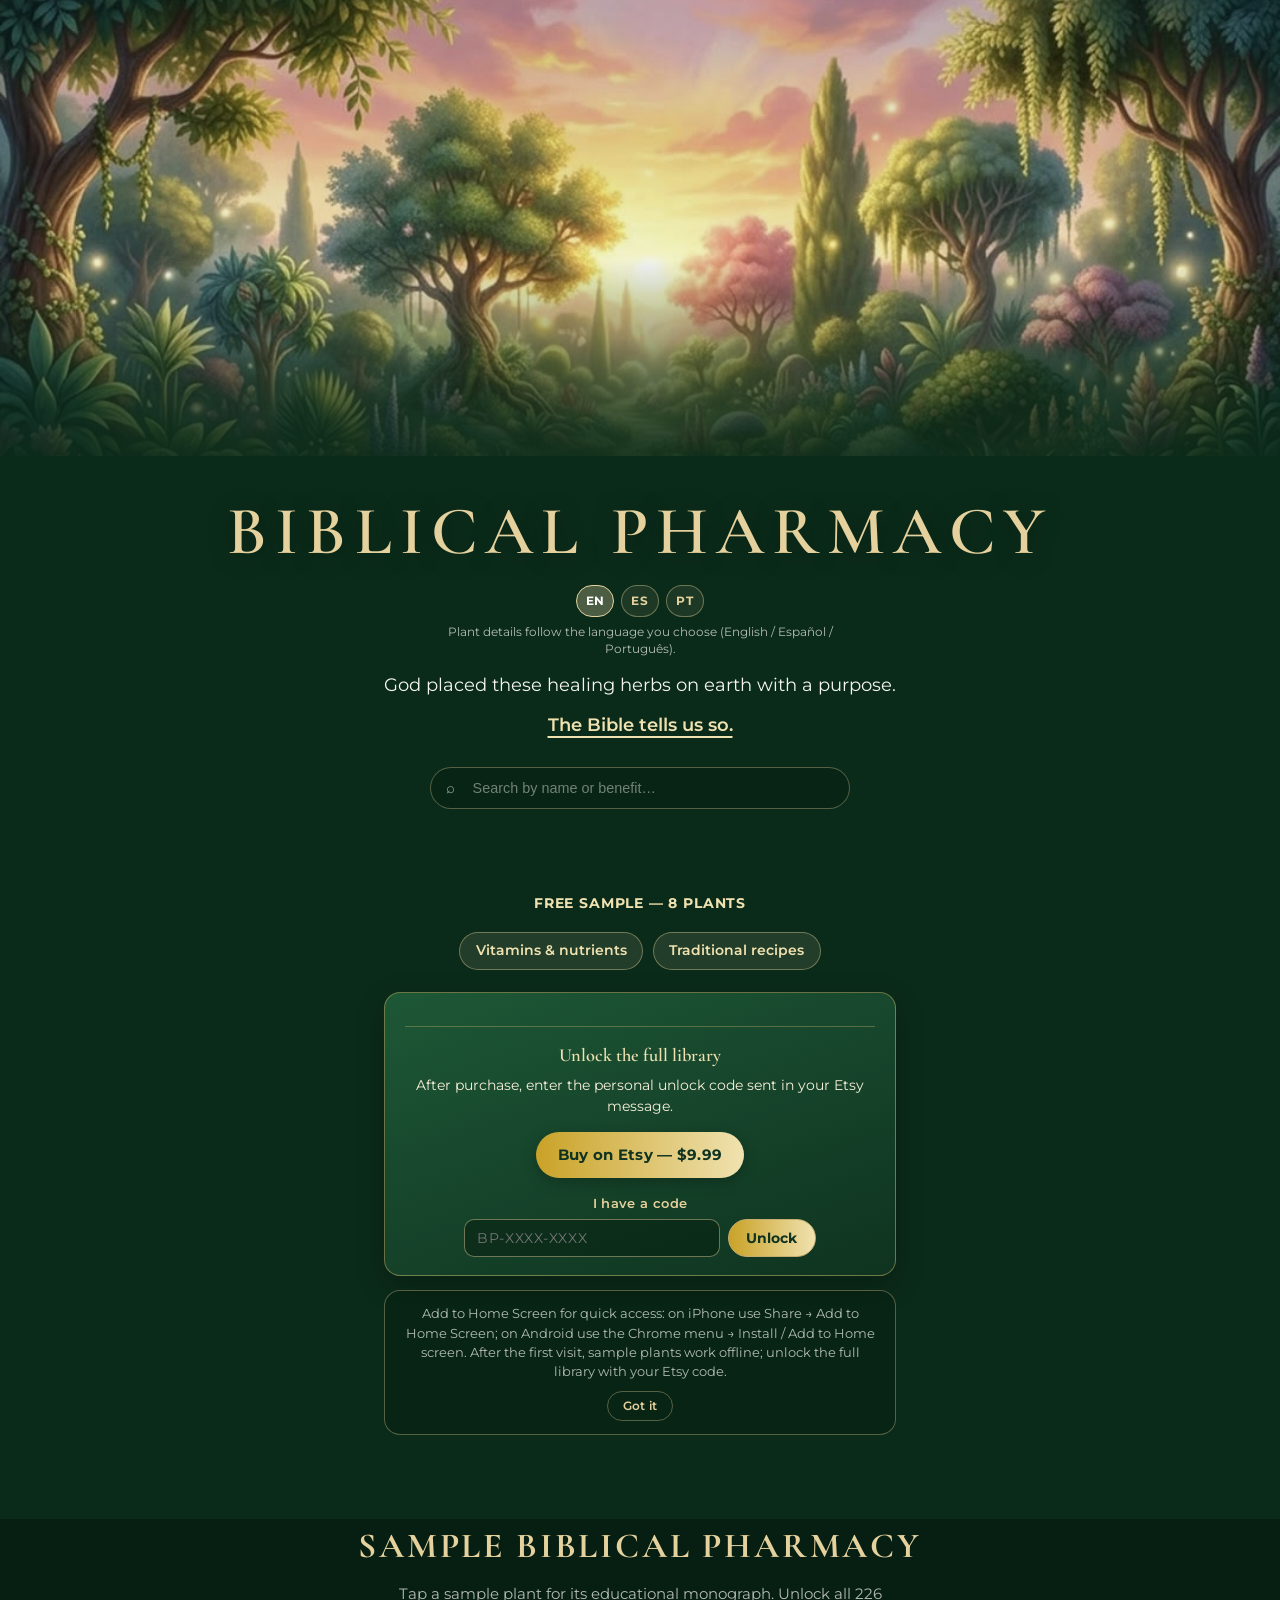
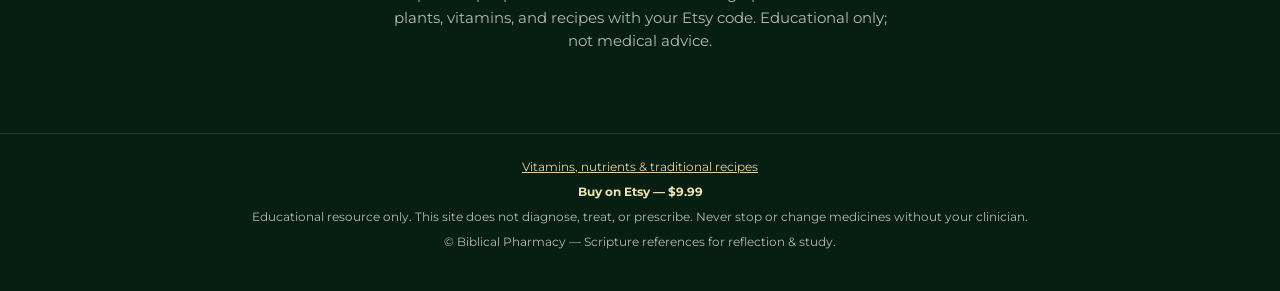
<file: index.html>
<!DOCTYPE html>
<html lang="en">
  <head>
    <meta charset="UTF-8" />
    <meta name="viewport" content="width=device-width, initial-scale=1" />
    <meta name="theme-color" content="#1a3d2e" />
    <link rel="manifest" href="manifest.webmanifest" />
    <link rel="apple-touch-icon" href="icons/apple-touch-icon.png" />
    <meta
      name="description"
      content="Biblical Pharmacy — an educational look at healing herbs and plants mentioned in Scripture. Not medical advice."
    />
    <title>Biblical Pharmacy</title>
    <link rel="preconnect" href="https://fonts.googleapis.com" />
    <link rel="preconnect" href="https://fonts.gstatic.com" crossorigin />
    <link
      href="https://fonts.googleapis.com/css2?family=Cormorant+Garamond:ital,wght@0,500;0,600;0,700;1,500&family=Montserrat:ital,wght@0,300;0,400;0,600;0,700;1,300&display=swap"
      rel="stylesheet"
    />
    <link rel="stylesheet" href="styles.css?v=20260927codes" />
  </head>
  <body>
    <header class="hero" role="banner" aria-label="Garden of healing herbs">
      <span class="visually-hidden">Biblical Pharmacy</span>
    </header>

    <main>

<section class="panel" aria-labelledby="brand-title">
        <div class="panel-inner">
          <h1 id="brand-title" class="brand">Biblical Pharmacy</h1>

          <div class="lang-switch" id="lang-switch" role="group" aria-label="Choose language">
            <button type="button" class="lang-btn is-active" data-lang="en" aria-pressed="true">EN</button>
            <button type="button" class="lang-btn" data-lang="es" aria-pressed="false">ES</button>
            <button type="button" class="lang-btn" data-lang="pt" aria-pressed="false">PT</button>
          </div>
          <p class="content-lang-note" data-i18n="contentNote"></p>
          <p class="tagline" data-i18n="tagline">God placed these healing herbs on earth with a purpose.</p>
          <p class="tagline-accent" data-i18n="taglineAccent">The Bible tells us so.</p>

          <div class="search-wrap">
            <span class="search-icon" aria-hidden="true">⌕</span>
            <label class="visually-hidden" for="search" data-i18n="searchLabel">Search herbs</label>
            <input
              id="search"
              type="search"
              placeholder="Search by name or benefit…" data-i18n-placeholder="searchPlaceholder"
              autocomplete="off"
            />
          </div>

          <ul class="herb-grid" id="featured-grid" aria-label="Featured herbs" data-i18n-aria="featuredAria"></ul>
          <p class="no-results" id="featured-empty" data-i18n="featuredEmpty">No featured herbs match your search.</p>

          <button
            type="button"
            class="cta-leaf"
            id="reveal-cta"
            hidden
            aria-hidden="true"
            aria-expanded="false"
            aria-controls="full-catalog"
          >
            <span data-i18n="revealOpen">Show full A–Z catalog</span>
          </button>
          <p class="sample-badge" data-i18n="sampleOnlyBadge">Free sample — 8 plants</p>

          <nav class="ref-links" aria-label="More references" data-i18n-aria="moreRefs">
            <a class="ref-link" href="vitamins.html" data-i18n="vitamins">Vitamins &amp; nutrients</a>
            <a class="ref-link" href="recipes.html" data-i18n="recipes">Traditional recipes</a>
          </nav>

          <aside class="buy-cta" id="buy-cta" aria-label="Unlock the full library">
</aside>

          <p class="az-hint" data-i18n="azHint" hidden>Browse by letter</p>
          <div class="az-index" id="az-index" role="group" aria-label="Filter plants by letter" data-i18n-aria="azAria" hidden>
            <button type="button" class="az-btn is-active" data-letter="all" aria-pressed="true" data-i18n="azAll">All</button>
            <button type="button" class="az-btn" data-letter="A" aria-pressed="false">A</button>
            <button type="button" class="az-btn" data-letter="B" aria-pressed="false">B</button>
            <button type="button" class="az-btn" data-letter="C" aria-pressed="false">C</button>
            <button type="button" class="az-btn" data-letter="D" aria-pressed="false">D</button>
            <button type="button" class="az-btn" data-letter="E" aria-pressed="false">E</button>
            <button type="button" class="az-btn" data-letter="F" aria-pressed="false">F</button>
            <button type="button" class="az-btn" data-letter="G" aria-pressed="false">G</button>
            <button type="button" class="az-btn" data-letter="H" aria-pressed="false">H</button>
            <button type="button" class="az-btn" data-letter="I" aria-pressed="false">I</button>
            <button type="button" class="az-btn" data-letter="J" aria-pressed="false">J</button>
            <button type="button" class="az-btn" data-letter="K" aria-pressed="false">K</button>
            <button type="button" class="az-btn" data-letter="L" aria-pressed="false">L</button>
            <button type="button" class="az-btn" data-letter="M" aria-pressed="false">M</button>
            <button type="button" class="az-btn" data-letter="N" aria-pressed="false">N</button>
            <button type="button" class="az-btn" data-letter="O" aria-pressed="false">O</button>
            <button type="button" class="az-btn" data-letter="P" aria-pressed="false">P</button>
            <button type="button" class="az-btn" data-letter="Q" aria-pressed="false">Q</button>
            <button type="button" class="az-btn" data-letter="R" aria-pressed="false">R</button>
            <button type="button" class="az-btn" data-letter="S" aria-pressed="false">S</button>
            <button type="button" class="az-btn" data-letter="T" aria-pressed="false">T</button>
            <button type="button" class="az-btn" data-letter="U" aria-pressed="false">U</button>
            <button type="button" class="az-btn" data-letter="V" aria-pressed="false">V</button>
            <button type="button" class="az-btn" data-letter="W" aria-pressed="false">W</button>
            <button type="button" class="az-btn" data-letter="X" aria-pressed="false">X</button>
            <button type="button" class="az-btn" data-letter="Y" aria-pressed="false">Y</button>
            <button type="button" class="az-btn" data-letter="Z" aria-pressed="false">Z</button>
          </div>
          <p class="az-label" id="az-label" hidden></p>
        </div>
      </section>

      <section
        class="catalog is-open"
        id="full-catalog" data-samples-anchor="1"
        aria-labelledby="catalog-title"
      >
        <h2 id="catalog-title" data-i18n="catalogTitle">Sample Biblical Pharmacy</h2>
        <p class="catalog-lead" data-i18n="catalogLead">Tap a sample plant for its educational monograph. Unlock all 226 plants, vitamins, and recipes with your Etsy code. Educational only; not medical advice.</p>
        <ul class="catalog-grid" id="catalog-grid"></ul>
        <p class="no-results" id="catalog-empty" data-i18n="catalogEmpty">No catalog herbs match your search.</p>
      </section>
    </main>

    <footer class="site-footer">
      <p><a href="library.html" class="footer-lib-link" data-i18n="footerLib">Vitamins, nutrients &amp; traditional recipes</a></p>
      <p><a href="https://www.etsy.com/listing/4582102485/biblical-pharmacy-educational-herb" class="footer-buy-link" target="_blank" rel="noopener noreferrer" data-i18n="buyButton">Buy on Etsy — $9.99</a></p>
      <p data-i18n="footerEdu"><strong>Educational resource only.</strong> This site does not diagnose, treat, or prescribe. Never stop or change medicines without your clinician.</p>
      <p data-i18n="footerCopy">© Biblical Pharmacy — Scripture references for reflection &amp; study.</p>
    </footer>

    <!-- Detail modal -->
    <div
      class="modal-backdrop"
      id="modal-backdrop"
      role="presentation"
      hidden
    >
      <div
        class="modal"
        role="dialog"
        aria-modal="true"
        aria-labelledby="modal-title"
        id="herb-modal"
      >
        <button type="button" class="modal-close" id="modal-close" aria-label="Close" data-i18n-aria="close">
          ×
        </button>
        <div class="modal-badge" id="modal-badge"></div>
        <h2 id="modal-title"></h2>
        <p class="modal-scientific" id="modal-scientific" hidden></p>
        <p class="modal-common" id="modal-common" hidden></p>
        <p class="verse-ref" id="modal-verse"></p>
        <blockquote id="modal-verse-text"></blockquote>
        <p class="modal-subtitle" id="modal-subtitle" hidden></p>

        <div id="modal-monograph" hidden>
          <p class="modal-note" id="modal-scientific-note" hidden></p>

          <section class="modal-section" id="section-identity" hidden>
            <h3 data-i18n="identity">Biblical identity</h3>
            <ul id="modal-identity"></ul>
          </section>

          <section class="modal-section" id="section-botanical" hidden>
            <h3 data-i18n="botanical">Botanical summary</h3>
            <p id="modal-botanical"></p>
          </section>

          <section class="modal-section" id="section-intro" hidden>
            <h3 data-i18n="overview">Overview</h3>
            <p id="modal-intro"></p>
          </section>

          <section class="modal-section" id="section-region" hidden>
            <h3 data-i18n="region">Region</h3>
            <p id="modal-region"></p>
          </section>

          <section class="modal-section" id="section-ancient" hidden>
            <h3 data-i18n="ancient">Ancient uses</h3>
            <ul id="modal-ancient"></ul>
          </section>

          <section class="modal-section" id="section-research" hidden>
            <h3 data-i18n="research">Modern research</h3>
            <ul id="modal-research"></ul>
          </section>

          <section class="modal-section" id="section-side-effects" hidden>
            <h3 data-i18n="sideEffects">Side effects</h3>
            <p id="modal-side-effects"></p>
          </section>

          <section class="modal-section" id="section-parts" hidden>
            <h3 data-i18n="parts">Parts used</h3>
            <p id="modal-parts"></p>
          </section>

          <section class="modal-section" id="section-prep-list" hidden>
            <h3 data-i18n="preparations">Preparations</h3>
            <ul id="modal-preparations"></ul>
          </section>

          <section class="modal-section" id="section-dosage" hidden>
            <h3 data-i18n="dosage">Dosage</h3>
            <p class="modal-dosage-lead" data-i18n="dosageLead">Educational / traditional ranges for adults—not medical prescriptions. Follow product labels and a qualified clinician.</p>
            <ul id="modal-dosage"></ul>
          </section>
        </div>

        <div id="modal-short">
          <h3 data-i18n="traditionalUses">Traditional uses</h3>
          <p id="modal-uses"></p>
          <h3 data-i18n="prepNote">Preparation note</h3>
          <p id="modal-prep"></p>
        </div>
        <div class="disclaimer"><strong data-i18n="disclaimerTitle">Important disclaimer</strong> <span data-i18n="disclaimerBody">This information is for educational and historical interest only. It is not medical advice, diagnosis, or treatment. Do not use herbs to replace prescribed care, and do not stop medications because of anything on this site. Consult a qualified health professional before using any plant preparation, especially if you are pregnant, nursing, or have a health condition.</span></div>
      </div>
    </div>

    <style>
      .visually-hidden {
        position: absolute;
        width: 1px;
        height: 1px;
        padding: 0;
        margin: -1px;
        overflow: hidden;
        clip: rect(0, 0, 0, 0);
        white-space: nowrap;
        border: 0;
      }
    </style>

    <script src="herbs.js?v=20260925full"></script>
    <script src="herb-locales.js?v=20260925full"></script>
    <script src="herb-locales-es-01-04.js?v=20260925full"></script>
    <script src="herb-locales-es-05-08.js?v=20260925full"></script>
    <script src="herb-locales-es-09-12.js?v=20260925full"></script>
    <script src="herb-locales-es-13-16.js?v=20260925full"></script>
    <script src="herb-locales-pt-01-04.js?v=20260925full"></script>
    <script src="herb-locales-pt-05-08.js?v=20260925full"></script>
    <script src="herb-locales-pt-09-12.js?v=20260925full"></script>
    <script src="herb-locales-pt-13-16.js?v=20260925full"></script>
    <script src="i18n.js?v=20260927codes"></script>
    <script src="app.js?v=20260927codes"></script>
    <script src="unlock-codes-data.js?v=20260927codes"></script>
    <script src="unlock.js?v=20260927codes"></script>
    <script src="pwa.js?v=20260927codes"></script>
</body>
</html>
</file>
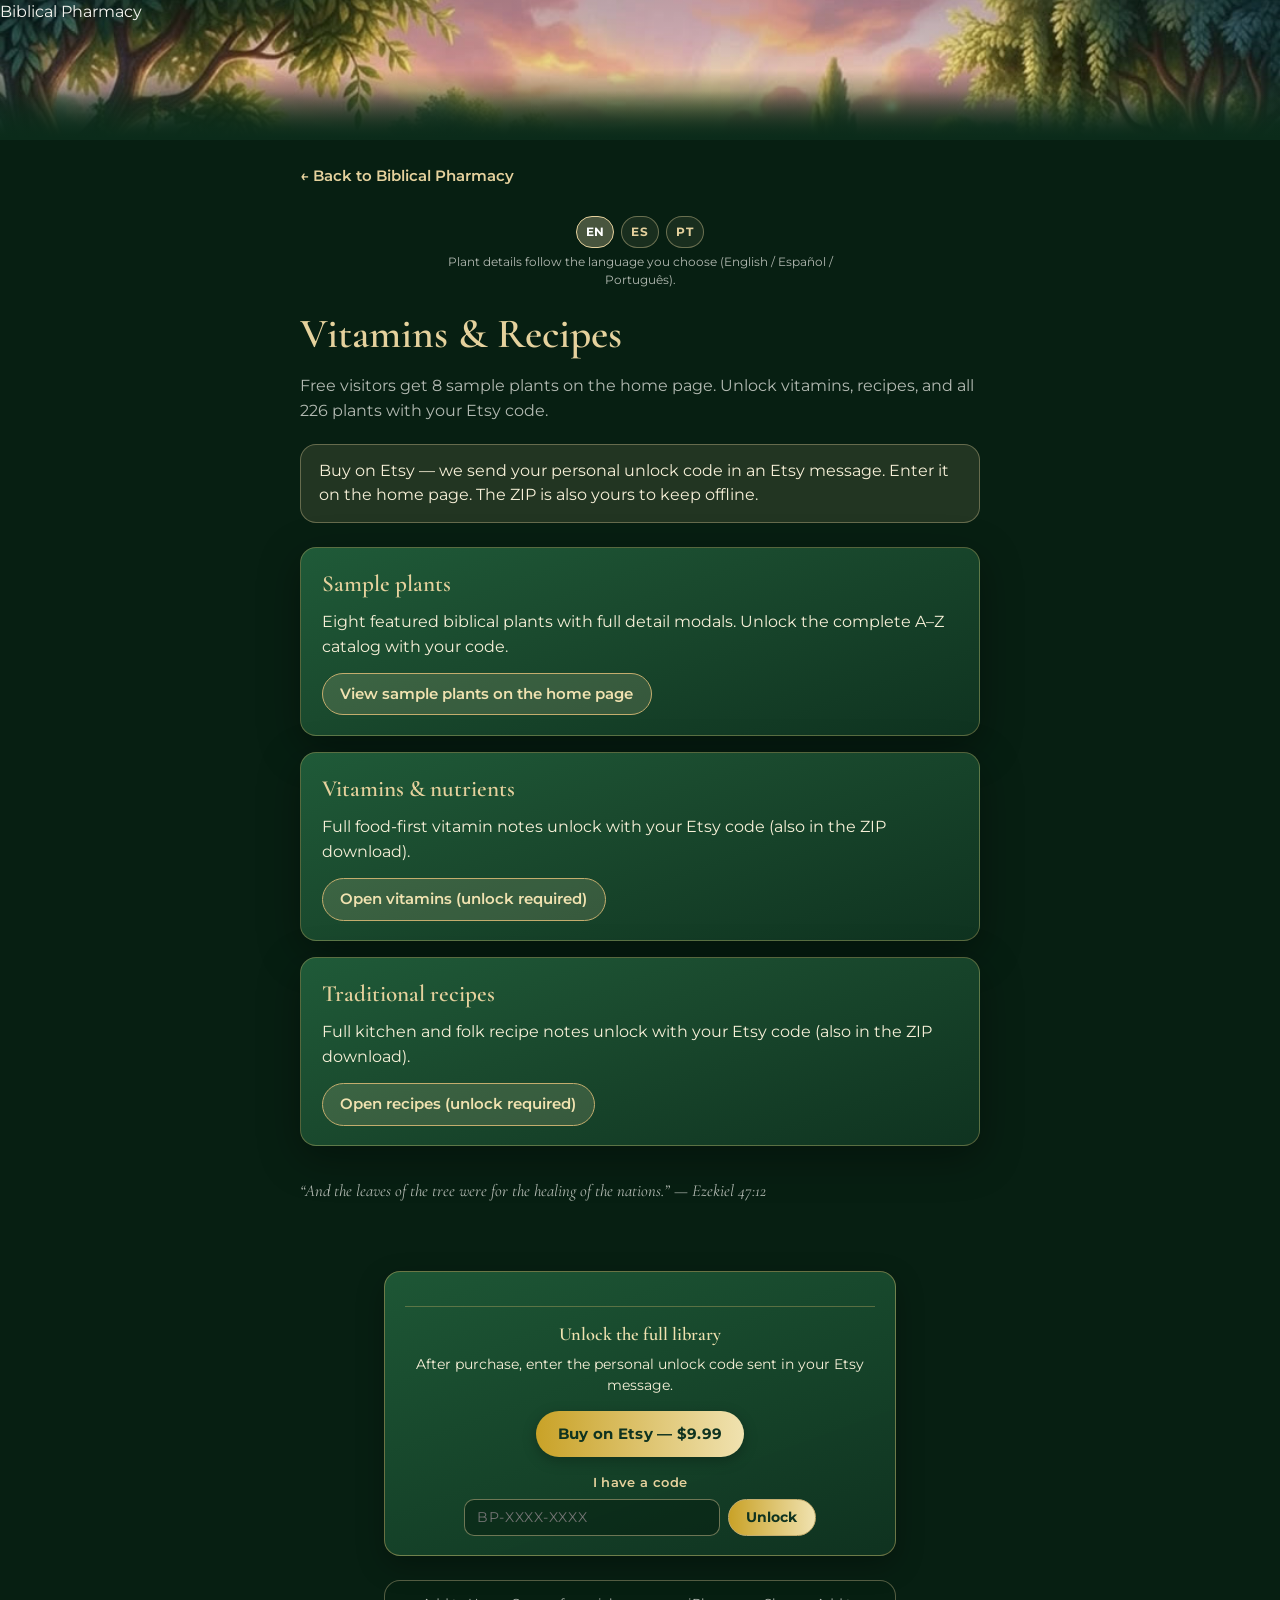
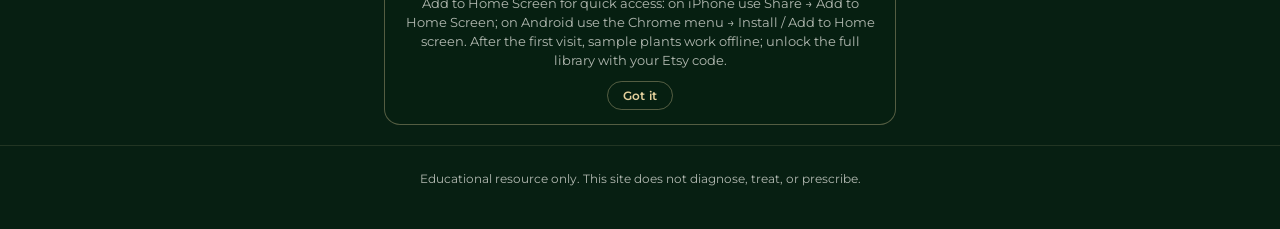
<file: library.html>
<!DOCTYPE html>
<html lang="en">
  <head>
    <meta charset="UTF-8" />
    <meta name="viewport" content="width=device-width, initial-scale=1" />
    <meta name="theme-color" content="#1a3d2e" />
    <link rel="manifest" href="manifest.webmanifest" />
    <link rel="apple-touch-icon" href="icons/apple-touch-icon.png" />
    <meta
      name="description"
      content="Biblical Pharmacy — vitamins, nutrients, and traditional recipes. Educational only; not medical advice."
    />
    <title>Vitamins &amp; Recipes — Biblical Pharmacy</title>
    <link rel="preconnect" href="https://fonts.googleapis.com" />
    <link rel="preconnect" href="https://fonts.gstatic.com" crossorigin />
    <link
      href="https://fonts.googleapis.com/css2?family=Cormorant+Garamond:ital,wght@0,500;0,600;0,700;1,500&family=Montserrat:ital,wght@0,300;0,400;0,600;0,700;1,300&display=swap"
      rel="stylesheet"
    />
    <link rel="stylesheet" href="styles.css?v=20260927codes" />
    <style>
      .lib-page {
        max-width: 720px;
        margin: 0 auto;
        padding: 1.5rem 1.25rem 3rem;
      }
      .lib-back {
        display: inline-block;
        margin-bottom: 1rem;
        color: var(--gold);
        text-decoration: none;
        font-weight: 600;
        font-size: 0.95rem;
      }
      .lib-back:hover {
        color: var(--gold-bright);
        text-decoration: underline;
      }
      .lib-page h1 {
        font-family: var(--serif);
        color: var(--gold);
        font-size: clamp(2rem, 5vw, 2.6rem);
        margin: 0 0 0.5rem;
        font-weight: 600;
      }
      .lib-lead {
        color: var(--muted);
        line-height: 1.55;
        margin: 0 0 1.25rem;
      }
      .lib-note {
        background: rgba(229, 209, 157, 0.12);
        border: 1px solid rgba(229, 209, 157, 0.35);
        border-radius: var(--radius);
        padding: 0.9rem 1.1rem;
        color: var(--cream);
        line-height: 1.5;
        margin-bottom: 1.5rem;
      }
      .lib-note strong {
        color: var(--gold-bright);
      }
      .lib-card {
        background: linear-gradient(160deg, #1f5a38 0%, var(--leaf) 40%, #0f3320 100%);
        border: 1px solid rgba(212, 184, 106, 0.35);
        border-radius: var(--radius);
        padding: 1.2rem 1.3rem;
        margin: 0 0 1rem;
        box-shadow: var(--shadow);
      }
      .lib-card h2 {
        font-family: var(--serif);
        color: var(--gold);
        margin: 0 0 0.45rem;
        font-size: 1.45rem;
        font-weight: 600;
      }
      .lib-card p {
        color: var(--cream);
        line-height: 1.55;
        margin: 0 0 0.85rem;
      }
      .lib-card a.btn {
        display: inline-block;
        background: rgba(240, 226, 176, 0.15);
        color: var(--gold-bright);
        border: 1px solid var(--gold-dim);
        border-radius: 999px;
        padding: 0.55rem 1.1rem;
        text-decoration: none;
        font-weight: 600;
        font-size: 0.92rem;
      }
      .lib-card a.btn:hover {
        background: rgba(240, 226, 176, 0.28);
        color: #fff;
      }
      .lib-verse {
        margin-top: 2rem;
        color: var(--muted);
        font-family: var(--serif);
        font-style: italic;
        font-size: 1.05rem;
        line-height: 1.5;
      }
    
.lang-switch{display:flex;gap:.4rem;justify-content:center;margin:.75rem 0 .35rem}
.lang-btn{min-width:2.4rem;height:2rem;border-radius:999px;border:1px solid rgba(229,209,157,.4);background:rgba(240,226,176,.08);color:var(--gold);font-family:var(--sans);font-size:.78rem;font-weight:700;letter-spacing:.04em;cursor:pointer}
.lang-btn:hover,.lang-btn:focus-visible{background:rgba(240,226,176,.22);color:#fff;outline:none}
.lang-btn.is-active{background:rgba(240,226,176,.28);border-color:var(--gold);color:#fff}
.content-lang-note{text-align:center;color:var(--muted);font-size:.78rem;margin:.25rem auto .85rem;line-height:1.4;max-width:28rem}

</style>
  </head>
  <body>
    <header class="hero" role="banner" aria-label="Garden of healing herbs" style="min-height: 140px">
      <span class="visually-hidden">Biblical Pharmacy</span>
    </header>

    <main class="lib-page">
      <a class="lib-back" href="index.html" data-i18n="backHome">← Back to Biblical Pharmacy</a>
          <div class="lang-switch" id="lang-switch" role="group" aria-label="Choose language">
            <button type="button" class="lang-btn is-active" data-lang="en" aria-pressed="true">EN</button>
            <button type="button" class="lang-btn" data-lang="es" aria-pressed="false">ES</button>
            <button type="button" class="lang-btn" data-lang="pt" aria-pressed="false">PT</button>
          </div>
          <p class="content-lang-note" data-i18n="contentNote"></p>
      <h1 data-i18n="libraryTitle">Vitamins &amp; Recipes</h1>
      <p class="lib-lead" data-i18n="libraryLead">Free visitors get 8 sample plants on the home page. Unlock vitamins, recipes, and all 226 plants with your Etsy code.</p>
      <p class="lib-note" data-i18n="libraryNote">Buy on Etsy, open your digital download for the unlock code, then enter it on the home page. The ZIP is also yours to keep offline.</p>

      <article class="lib-card">
        <h2 data-i18n="plantCatalog">Sample plants</h2>
        <p data-i18n="plantCatalogDesc">Eight featured biblical plants with full detail modals. Unlock the complete A–Z catalog with your code.</p>
        <a class="btn" href="index.html#full-catalog" data-i18n="browsePlants">View sample plants on the home page</a>
      </article>

      <article class="lib-card" id="vitamins">
        <h2 data-i18n="vitCardTitle">Vitamins &amp; nutrients</h2>
        <p data-i18n="vitCardDesc">Calcium through Zinc — food-first notes with a creation framing. Open any nutrient for the full educational notes on this site.</p>
        <a class="btn" href="vitamins.html" data-i18n="openVits">Open vitamins &amp; nutrients</a>
      </article>

      <article class="lib-card" id="recipes">
        <h2 data-i18n="recipeCardTitle">Traditional recipes</h2>
        <p data-i18n="recipeCardDesc">Kitchen and folk preparations in the same educational spirit — teas, oils, and simple blends.</p>
        <a class="btn" href="recipes.html" data-i18n="openRecipes">Open traditional recipes</a>
      </article>

      <p class="lib-verse" data-i18n="libVerse">“And the leaves of the tree were for the healing of the nations.” — Ezekiel 47:12</p>
    </main>

                <aside class="buy-cta" id="buy-cta" style="margin:1.25rem auto 1.5rem;max-width:32rem" aria-label="Unlock the full library">
</aside>

    <footer class="site-footer"><p data-i18n="footerShort">Educational resource only. This site does not diagnose, treat, or prescribe.</p></footer>
  
    <script src="i18n.js?v=20260927codes"></script>
    <script src="unlock-codes-data.js?v=20260927codes"></script>
    <script src="unlock.js?v=20260927codes"></script>
    <script src="pwa.js?v=20260927codes"></script>
</body>
</html>
</file>
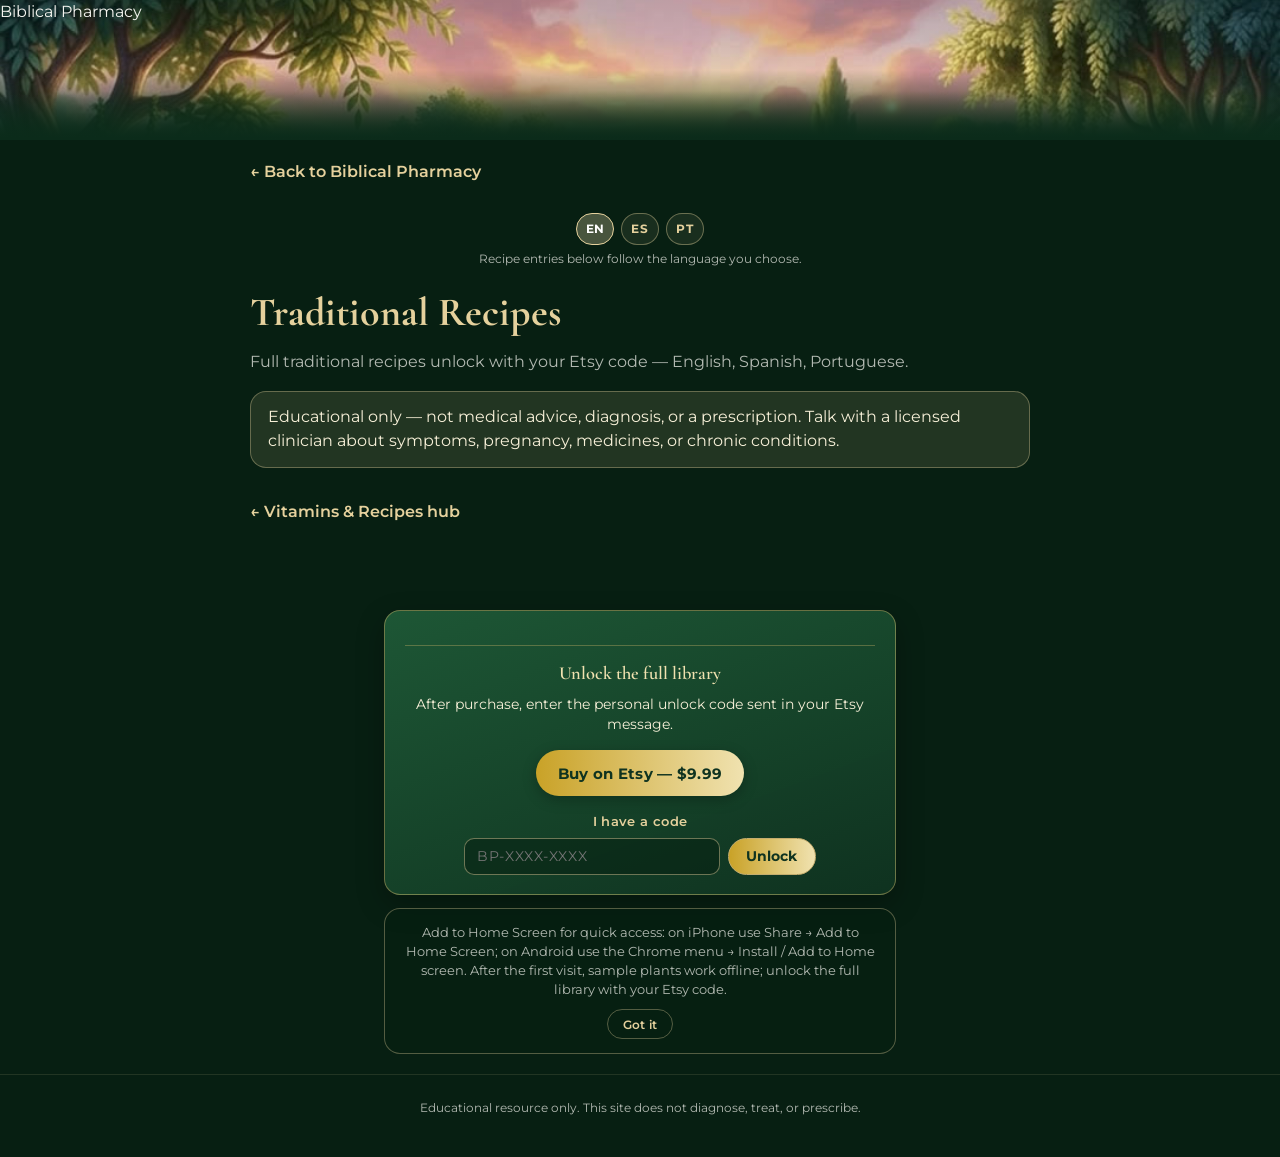
<file: recipes.html>
<!DOCTYPE html>
<html lang="en">
<head>
  <meta charset="UTF-8" />
  <meta name="viewport" content="width=device-width, initial-scale=1" />
  <meta name="theme-color" content="#1a3d2e" />
  <link rel="manifest" href="manifest.webmanifest" />
  <link rel="apple-touch-icon" href="icons/apple-touch-icon.png" />
  <meta name="description" content="Biblical Pharmacy — traditional recipes. Educational only." />
  <title>Traditional Recipes — Biblical Pharmacy</title>
  <link rel="preconnect" href="https://fonts.googleapis.com" />
  <link rel="preconnect" href="https://fonts.gstatic.com" crossorigin />
  <link href="https://fonts.googleapis.com/css2?family=Cormorant+Garamond:ital,wght@0,500;0,600;0,700;1,500&family=Montserrat:ital,wght@0,300;0,400;0,600;0,700;1,300&display=swap" rel="stylesheet" />
  <link rel="stylesheet" href="styles.css?v=20260927codes" />
  <style>
    .ref-page { max-width: 820px; margin: 0 auto; padding: 1.25rem 1.25rem 3rem; }
    .ref-page h1 { font-family: var(--serif); color: var(--gold); font-size: clamp(1.9rem, 4.5vw, 2.5rem); margin: 0 0 .4rem; }
    .ref-lead { color: var(--muted); line-height: 1.55; margin-bottom: 1rem; }
    .ref-note { background: rgba(229,209,157,.12); border: 1px solid rgba(229,209,157,.35); border-radius: var(--radius); padding: .85rem 1.05rem; color: var(--cream); margin-bottom: 1.25rem; line-height: 1.5; }
    .ref-note strong { color: var(--gold-bright); }
    .ref-back { display: inline-block; color: var(--gold); text-decoration: none; font-weight: 600; margin-bottom: 1rem; }
    .ref-back:hover { color: var(--gold-bright); text-decoration: underline; }
    .ref-toc { display: flex; flex-wrap: wrap; gap: .4rem; margin: 0 0 1.5rem; }
    .ref-toc a { display: inline-block; padding: .35rem .7rem; border-radius: 999px; border: 1px solid rgba(229,209,157,.35); color: var(--gold-bright); text-decoration: none; font-size: .82rem; font-weight: 600; background: rgba(240,226,176,.08); }
    .ref-toc a:hover { background: rgba(240,226,176,.2); color: #fff; }
    details.ref-entry { background: linear-gradient(160deg, #1f5a38 0%, var(--leaf) 40%, #0f3320 100%); border: 1px solid rgba(212,184,106,.35); border-radius: var(--radius); margin: 0 0 .85rem; box-shadow: var(--shadow); overflow: hidden; }
    details.ref-entry[open] { border-color: var(--gold-dim); }
    details.ref-entry > summary { list-style: none; cursor: pointer; padding: 1rem 1.15rem; font-family: var(--serif); color: var(--gold); font-size: 1.25rem; font-weight: 600; display: flex; justify-content: space-between; gap: 1rem; align-items: center; }
    details.ref-entry > summary::-webkit-details-marker { display: none; }
    details.ref-entry > summary::after { content: "+"; color: var(--gold-bright); font-family: var(--sans); font-size: 1.2rem; font-weight: 700; }
    details.ref-entry[open] > summary::after { content: "–"; }
    .entry-body { padding: 0 1.15rem 1.15rem; color: var(--cream); line-height: 1.55; }
    .entry-sub { color: var(--muted); font-style: italic; margin: -.35rem 0 .85rem; font-size: .95rem; }
    .entry-section { margin: 1rem 0; }
    .entry-section h3 { font-family: var(--serif); color: var(--gold-bright); font-size: 1.05rem; margin: 0 0 .45rem; letter-spacing: .03em; }
    .entry-section p { margin: 0 0 .65rem; }
    .entry-section ul { margin: 0 0 .65rem 1.1rem; }
    .entry-section li { margin: .25rem 0; }
    .field { margin: .55rem 0; }
    .field strong { color: var(--gold-bright); }
  
.lang-switch{display:flex;gap:.4rem;justify-content:center;margin:.75rem 0 .35rem}
.lang-btn{min-width:2.4rem;height:2rem;border-radius:999px;border:1px solid rgba(229,209,157,.4);background:rgba(240,226,176,.08);color:var(--gold);font-family:var(--sans);font-size:.78rem;font-weight:700;letter-spacing:.04em;cursor:pointer}
.lang-btn:hover,.lang-btn:focus-visible{background:rgba(240,226,176,.22);color:#fff;outline:none}
.lang-btn.is-active{background:rgba(240,226,176,.28);border-color:var(--gold);color:#fff}
.content-lang-note{text-align:center;color:var(--muted);font-size:.78rem;margin:.25rem auto .85rem;line-height:1.4;max-width:28rem}

  </style>
</head>
<body>
  <header class="hero" role="banner" style="min-height:140px"><span class="visually-hidden">Biblical Pharmacy</span></header>
  <main class="ref-page">
    <a class="ref-back" href="index.html" data-i18n="backHome">← Back to Biblical Pharmacy</a>
          <div class="lang-switch" id="lang-switch" role="group" aria-label="Choose language">
            <button type="button" class="lang-btn is-active" data-lang="en" aria-pressed="true">EN</button>
            <button type="button" class="lang-btn" data-lang="es" aria-pressed="false">ES</button>
            <button type="button" class="lang-btn" data-lang="pt" aria-pressed="false">PT</button>
          </div>
          <p class="content-lang-note" data-i18n="contentNoteRecipes"></p>
    <h1 data-i18n="recipesTitle">Traditional Recipes</h1>
    <p class="ref-lead" data-i18n="recipesLead">Kitchen and folk preparations for learning — open any recipe for ingredients, steps, and cautions.</p>
    <p class="ref-note" data-i18n="refNote">Educational only — not medical advice, diagnosis, or a prescription. Talk with a licensed clinician about symptoms, pregnancy, medicines, or chronic conditions.</p>
    <nav class="ref-toc" aria-label="Jump to entries" data-i18n-aria="jumpEntries"><a href="#primer-a">How-to primer: common preparations &amp; safety basics</a><a href="#primer-b">Four-step guidance for combining herbs thoughtfully</a><a href="#recipe-garden-settling-digestive-tea">1. Garden Settling Digestive Tea</a><a href="#recipe-quiet-evening-lemon-balm-chamomile-cup">2. Quiet Evening Lemon Balm &amp; Chamomile Cup</a><a href="#recipe-mullein-leaf-respiratory-steam-cup-tea">3. Mullein Leaf Respiratory Steam-Cup (tea)</a><a href="#recipe-fresh-ginger-root-comfort-tea">4. Fresh Ginger Root Comfort Tea</a><a href="#recipe-rosemary-folklore-clarity-tea-honest-limits">5. Rosemary Folklore Clarity Tea (honest limits)</a><a href="#recipe-spring-nettle-leaf-food-like-tea">6. Spring Nettle Leaf Food-Like Tea</a><a href="#recipe-kitchen-turmeric-golden-milk">7. Kitchen Turmeric Golden Milk</a><a href="#recipe-dark-berries-immune-season-elderberry-syrup-food-tradition">8. Dark Berries Immune-Season Elderberry Syrup (food tradition)</a><a href="#recipe-garlic-in-honey-folk-preserve-food">9. Garlic-in-Honey Folk Preserve (food)</a><a href="#recipe-honey-onion-household-cough-syrup-food-tradition">10. Honey-Onion Household Cough Syrup (food tradition)</a><a href="#recipe-sunshine-calendula-infused-oil">11. Sunshine Calendula Infused Oil</a><a href="#recipe-calendula-garden-salve">12. Calendula Garden Salve</a><a href="#recipe-aloe-leaf-gel-external-cool-note">13. Aloe Leaf Gel — External Cool Note</a><a href="#recipe-plantain-leaf-field-poultice">14. Plantain Leaf Field Poultice</a><a href="#recipe-comfrey-leaf-external-only-salve-note">15. Comfrey Leaf External-Only Salve Note</a><a href="#recipe-lavender-linen-sachet-dilute-topical-note">16. Lavender Linen Sachet &amp; Dilute Topical Note</a><a href="#recipe-rosemary-garden-hair-rinse">17. Rosemary Garden Hair Rinse</a><a href="#recipe-four-aromatics-historical-vinegar-culinary-cleaning-adjacent">18. Four Aromatics Historical Vinegar (culinary / cleaning-adjacent)</a><a href="#recipe-simple-kitchen-digestive-bitters-aromatic-vinegar-style">19. Simple Kitchen Digestive Bitters (aromatic vinegar style)</a><a href="#recipe-levant-table-za-atar-style-herb-blend">20. Levant Table Za’atar-Style Herb Blend</a><a href="#recipe-avicenna-inspired-rosewater-educational-note">21. Avicenna-Inspired Rosewater Educational Note</a><a href="#recipe-kyphi-inspired-temple-aromatics-incense-note">22. Kyphi-Inspired Temple Aromatics Incense Note</a><a href="#recipe-olive-oil-anointing-pastoral-note-james-5">23. Olive Oil Anointing Pastoral Note (James 5)</a><a href="#recipe-willow-bark-caution-prefer-clinician-otc-aspirin-literacy">24. Willow Bark Caution — Prefer Clinician / OTC Aspirin Literacy</a><a href="#recipe-mustard-plaster-historical-education-burn-risk-discourage-diy">25. Mustard Plaster Historical Education (burn risk — discourage DIY)</a><a href="#recipe-slippery-elm-inner-bark-gruel-tea-note-sustainability-first">26. Slippery Elm Inner-Bark Gruel / Tea Note (sustainability-first)</a></nav>
    <details class="ref-entry" id="primer-a"><summary>How-to primer: common preparations &amp; safety basics</summary><div class="entry-body"><section class="entry-section"><h3>Shared safety basics (read before any recipe)</h3><p>1. <strong>Clean tools.</strong> Wash hands, jars, lids, spoons, and strainers. For alcohol or vinegar extracts, start with dry herbs and dry jars to reduce spoilage risk. 2. <strong>Label everything.</strong> Name, ingredients, date made, alcohol % if applicable, and “external only” when true. Unlabeled jars are how accidents happen. 3. <strong>Know your plant.</strong> Use culinary-grade or correctly identified dried herbs from reputable suppliers. Never forage unless you are trained; look-alikes can be toxic. 4. <strong>Start low.</strong> First use: small amount, watch for allergy (itching, swelling, hives, breathing trouble → emergency care). 5. <strong>Pregnancy, nursing, children.</strong> Many herbs are <strong>not</strong> appropriate. When a recipe does not explicitly say “food-level kitchen spice only,” assume <strong>ask a clinician first</strong>. Honey is <strong>never</strong> for infants under 1 year (botulism risk). 6. <strong>Medicines.</strong> Herbs can interact with drugs. <strong>Never stop prescribed medicines</strong> based on this document—ask a pharmacist or clinician. 7. <strong>Essential oils (EO).</strong> Not the same as dried herbs in tea. <strong>Do not</strong> casually ingest EOs. For topical use, dilute heavily in a carrier oil and patch-test. Keep away from eyes, inner ears, mucous membranes, pets’ cages, and unsupervised children. 8. <strong>When to discard.</strong> Mold, off smells, fizzing that shouldn’t be there, cloudy oil that was clear, or past a sensible shelf window → discard. When unsure, throw it out. 9. <strong>When to see a clinician.</strong> High fever, trouble breathing, chest pain, severe dehydration, bloody stool/vomit, unexplained weight loss, wounds that worsen, suspected poisoning, psychiatric crisis, or any symptom that frightens you. Herbal kitchen craft is <strong>not</strong> urgent care.</p></section><section class="entry-section"><h3>Infusion (tea — delicate parts)</h3><p><strong>What it is:</strong> Hot water poured over leaves, flowers, or soft plant parts; steeped covered.</p><p><strong>Basic method:</strong> Use about <strong>1–2 teaspoons dried herb</strong> (or a small handful of fresh) per <strong>8 oz (240 ml)</strong> near-boiling water. Cover 5–15 minutes. Strain.</p><p><strong>Safety:</strong> Covering keeps aromatic oils in the cup. Do not assume “natural = unlimited.” Discard leftover tea after a day in the fridge, or sooner if it smells off.</p></section><section class="entry-section"><h3>Decoction (simmer — tougher parts)</h3><p><strong>What it is:</strong> Roots, barks, seeds, or woody material simmered in water.</p><p><strong>Basic method:</strong> About <strong>1 teaspoon to 1 tablespoon dried hard material</strong> per cup water; bring to a boil, then gentle simmer <strong>10–20 minutes</strong> covered; strain.</p><p><strong>Safety:</strong> Longer heat extracts more constituents—including bitter or irritating ones. Do not decoct delicate flowers the same way (they often turn flat or harsh).</p></section><section class="entry-section"><h3>Tincture (alcohol extract)</h3><p><strong>What it is:</strong> Plant material macerated in ethanol (or ethanol–water) for weeks, then pressed/strained.</p><p><strong>Educational kitchen pattern (adults):</strong> Often roughly <strong>1 part dried herb by weight to 5 parts liquid by volume</strong> (a common folk “1:5”), using <strong>40–60% alcohol</strong> (80–120 proof vodka-class spirits) for many leafy/aromatic herbs. Roots may need higher proof in professional practice—<strong>this primer does not train you as a pharmacist.</strong></p><p><strong>Steps sketch:</strong> Chop/crush herb → jar → cover completely with alcohol → label → shake daily → wait <strong>2–6 weeks</strong> → strain → bottle in dropper bottles → label with alcohol % and date.</p><p><strong>Safety:</strong> Keep away from children. Not for people who must avoid alcohol. Pregnancy: generally avoid medicinal tinctures unless a clinician directs. Shelf life of a well-made high-proof tincture is often <strong>years</strong> if stored cool/dark; discard if cloudy with growth or strange odor. <strong>Glycerites</strong> (glycerin extracts) are a different method with shorter shelf life—study before substituting.</p></section><section class="entry-section"><h3>Syrup (honey or sugar + strong tea/decoction)</h3><p><strong>What it is:</strong> A sweetened, shelf-stabilized liquid for pleasant sipping (food tradition).</p><p><strong>Safety:</strong> Refrigerate homemade syrups. Typical home fridge life is often discussed as <strong>weeks to a few months</strong> depending on sugar/honey ratio and cleanliness—<strong>when in doubt, discard</strong>. <strong>No honey for infants under 1.</strong> Diabetics: syrups are sugar—ask a clinician. Syrups are <strong>food vehicles</strong>, not disease cures.</p></section><section class="entry-section"><h3>Salve / ointment (oil + beeswax)</h3><p><strong>What it is:</strong> Herbal-infused oil thickened with beeswax for external skin application.</p><p><strong>Basic ratio literacy:</strong> Many home crafters start near <strong>1 oz (28 g) beeswax per 1 cup (240 ml) infused oil</strong>, then adjust firmer/softer. Melt gently, pour into tins, cool, label <strong>EXTERNAL</strong>.</p><p><strong>Safety:</strong> Patch-test. Do not put salves in eyes, deep puncture wounds, or infected wounds that need medical care. Beeswax allergy is possible. Keep lids clean.</p></section><section class="entry-section"><h3>Poultice (fresh or moistened herb on skin)</h3><p><strong>What it is:</strong> Crushed moist plant applied externally, often with a clean cloth.</p><p><strong>Safety:</strong> Short contact; watch for irritation. Do not poultice over broken skin with unknown wild plants. Remove if burning or blistering begins.</p></section><section class="entry-section"><h3>Vinegar (acetic extracts / oxymels)</h3><p><strong>What it is:</strong> Herbs steeped in apple-cider or wine vinegar; sometimes honey is added later (oxymel tradition).</p><p><strong>Safety:</strong> Use food-grade vinegar (~5% acetic acid). Avoid metal lids contacting vinegar long-term (use plastic-lined or glass). Refrigerate if you add fresh garlic/onion or dilute with water/honey. Culinary vinegars are not plague cures or disinfectant substitutes for clinical infection.</p><p>---</p></section></div></details>
<details class="ref-entry" id="primer-b"><summary>Four-step guidance for combining herbs thoughtfully</summary><div class="entry-body"><p>This is <strong>synergy literacy</strong>, not a license to invent “miracle stacks.”</p><section class="entry-section"><h3>Step 1 — Name one clear traditional purpose</h3><p>Example: “after-meal settling tea,” not “detox your liver and kill pathogens.” Vague mega-goals invite unsafe stacking.</p></section><section class="entry-section"><h3>Step 2 — Choose a simple “lead” herb you already tolerate</h3><p>One familiar culinary or gentle herb first (peppermint, ginger, chamomile, lemon balm). Confirm no allergy and no conflict with your medicines.</p></section><section class="entry-section"><h3>Step 3 — Add at most one or two supportive partners with a related traditional role</h3><ul><li><strong>Aromatic companions</strong> (fennel with mint) for digestive folklore.</li><li><strong>Soothing mucilage companions</strong> (marshmallow leaf <em>instead of</em> overharvested slippery elm when possible).</li><li><strong>Flavor balancers</strong> (a pinch of cinnamon in golden milk)—flavor is stewardship, not a drug claim.</li></ul><p>Avoid mixing many strong actives (laxatives + sedatives + stimulant bitters + EOs) “because more is better.”</p></section><section class="entry-section"><h3>Step 4 — Review cautions as a set, then reassess</h3><p>Ask: pregnancy? children? blood thinners? surgery soon? alcohol sensitivity? skin integrity? If any answer is uncertain, <strong>simplify to food</strong> or <strong>ask a clinician</strong>. Keep a short use journal (what, how much, how you felt). Stop if you feel worse. Combining herbs does <strong>not</strong> multiply holiness or guarantee benefit—humility is part of wisdom (cf. the spirit of Proverbs’ praise of knowledge with prudence).</p><p>---</p></section></div></details>
<details class="ref-entry" id="recipe-garden-settling-digestive-tea"><summary>1. Garden Settling Digestive Tea</summary><div class="entry-body"><section class="entry-section"><h3 data-i18n="purpose">Purpose (educational/traditional)</h3><p>A mild after-meal aromatic tea in the long kitchen tradition of mint-and-seed digestives—comfort folklore, not a diagnosis of “IBS” or ulcer disease.</p></section><section class="entry-section"><h3 data-i18n="ingredients">Ingredients (1 mug)</h3><ul><li>1 tsp dried peppermint leaf (<em>Mentha × piperita</em>)</li><li>1 tsp crushed fennel seed (<em>Foeniculum vulgare</em>)</li><li>8 oz (240 ml) near-boiling water</li><li>Optional: thin slice fresh ginger or a few lemon balm leaves</li></ul></section><section class="entry-section"><h3 data-i18n="steps">Steps</h3><ol><li>1. Combine herbs in a cup or teapot.</li><li>2. Pour hot water; cover 10 minutes.</li><li>3. Strain; sip warm after a meal.</li><li>4. Do not sweeten heavily if you are watching blood sugar—optional honey only for adults/older children per clinician guidance.</li></ol></section><section class="entry-section"><h3 data-i18n="storage">Storage</h3><p>Drink fresh. Refrigerate leftovers up to 24 hours; discard if off.</p></section><section class="entry-section"><h3 data-i18n="cautions">Cautions</h3><p>Peppermint may worsen reflux in some people. Fennel is generally culinary, but medicinal amounts in pregnancy warrant clinician advice; rare Apiaceae allergies exist. Essential oil of peppermint/fennel is <strong>not</strong> a substitute for this tea and is <strong>not</strong> for casual internal use.</p></section><section class="entry-section"><h3>Creation note</h3><p>Aromatic garden herbs fit the larger biblical pattern of plants given for food and careful living (Genesis 1:29)—without inventing a “digestive miracle verse.”</p></section></div></details>
<details class="ref-entry" id="recipe-quiet-evening-lemon-balm-chamomile-cup"><summary>2. Quiet Evening Lemon Balm &amp; Chamomile Cup</summary><div class="entry-body"><section class="entry-section"><h3 data-i18n="purpose">Purpose (educational/traditional)</h3><p>A gentle evening cup associated in folk herbalism with calm and settling—not a treatment for anxiety disorders, insomnia disease, or depression.</p></section><section class="entry-section"><h3 data-i18n="ingredients">Ingredients (1 mug)</h3><ul><li>1 tsp dried lemon balm (<em>Melissa officinalis</em>)</li><li>1 tsp dried German chamomile flowers (<em>Matricaria chamomilla</em>)</li><li>8 oz (240 ml) near-boiling water</li></ul></section><section class="entry-section"><h3 data-i18n="steps">Steps</h3><ol><li>1. Place herbs in a covered mug or pot.</li><li>2. Steep 5–10 minutes (chamomile can turn bitter if over-steeped for some palates).</li><li>3. Strain; sip in the evening away from screens if you like a wind-down ritual.</li><li>4. Optional adult honey drizzle.</li></ol></section><section class="entry-section"><h3 data-i18n="storage">Storage</h3><p>Fresh use preferred.</p></section><section class="entry-section"><h3 data-i18n="cautions">Cautions</h3><p>Chamomile is in the daisy family—avoid if you have strong ragweed/chrysanthemum allergies. Lemon balm may theoretically affect thyroid labs/meds in concentrated use—ask if you have thyroid disease. Sedating stacks with prescription sleep meds need clinician advice. Not a substitute for mental-health care.</p></section><section class="entry-section"><h3>Scripture/creation note</h3><p>None forced; gratitude for evening rest is enough.</p></section></div></details>
<details class="ref-entry" id="recipe-mullein-leaf-respiratory-steam-cup-tea"><summary>3. Mullein Leaf Respiratory Steam-Cup (tea)</summary><div class="entry-body"><section class="entry-section"><h3 data-i18n="purpose">Purpose (educational/traditional)</h3><p>Traditional folk use of mullein leaf as a soothing respiratory-season tea/steam aroma—<strong>not</strong> a pneumonia, COVID, asthma, or tuberculosis treatment.</p></section><section class="entry-section"><h3 data-i18n="ingredients">Ingredients (1 mug)</h3><ul><li>1–2 tsp dried mullein leaf (<em>Verbascum thapsus</em>), preferably cut-and-sifted</li><li>8–10 oz water</li><li>Fine strainer or coffee filter (mullein hairs can irritate throats)</li></ul></section><section class="entry-section"><h3 data-i18n="steps">Steps</h3><ol><li>1. Pour hot water over leaf; cover 10–15 minutes.</li><li>2. Strain <strong>very well</strong> through a fine filter to remove irritating hairs.</li><li>3. Sip warm, or inhale steam cautiously from a safe distance (no burns).</li><li>4. Limit to short seasonal folk use unless a clinician advises otherwise.</li></ol></section><section class="entry-section"><h3 data-i18n="storage">Storage</h3><p>Fresh.</p></section><section class="entry-section"><h3 data-i18n="cautions">Cautions</h3><p>Do not use mullein <em>seeds</em> or unfiltered fuzzy leaf casually. Asthma and serious breathing problems need medical care—tea is not an inhaler. Pregnancy: ask first. Smoke folklore exists historically; <strong>this recipe does not encourage smoking herbs.</strong></p></section></div></details>
<details class="ref-entry" id="recipe-fresh-ginger-root-comfort-tea"><summary>4. Fresh Ginger Root Comfort Tea</summary><div class="entry-body"><section class="entry-section"><h3 data-i18n="purpose">Purpose (educational/traditional)</h3><p>Classic kitchen tea for chilly days and stomach unsettledness folklore—food-level education, not prescription antiemetic therapy.</p></section><section class="entry-section"><h3 data-i18n="ingredients">Ingredients (1 mug)</h3><ul><li>3–5 thin slices fresh ginger root (~1–2 tsp grated)</li><li>8–10 oz water</li><li>Optional: lemon slice; adult honey to taste</li></ul></section><section class="entry-section"><h3 data-i18n="steps">Steps</h3><ol><li>1. Simmer slices gently 10 minutes (decoction-style) or steep grated ginger in near-boiling water 10 minutes.</li><li>2. Strain; add lemon/honey if desired.</li><li>3. Sip warm.</li></ol></section><section class="entry-section"><h3 data-i18n="storage">Storage</h3><p>Fresh; refrigerated leftover tea ~24 hours.</p></section><section class="entry-section"><h3 data-i18n="cautions">Cautions</h3><p>Ginger can interact with blood thinners and may bother gallstones or reflux in some people—ask a clinician if relevant. Medicinal megadoses in pregnancy belong to clinical guidance, not internet challenges. Ginger essential oil is <strong>not</strong> for casual internal use.</p></section></div></details>
<details class="ref-entry" id="recipe-rosemary-folklore-clarity-tea-honest-limits"><summary>5. Rosemary Folklore Clarity Tea (honest limits)</summary><div class="entry-body"><section class="entry-section"><h3 data-i18n="purpose">Purpose (educational/traditional)</h3><p>Culinary rosemary tea linked in Mediterranean folklore with “remembrance” and alertness symbolism—<strong>honest limit:</strong> this is not a proven Alzheimer’s drug or IQ booster.</p></section><section class="entry-section"><h3 data-i18n="ingredients">Ingredients (1 mug)</h3><ul><li>1 tsp dried rosemary leaf (<em>Salvia rosmarinus</em> / <em>Rosmarinus officinalis</em>), crumbled</li><li>8 oz near-boiling water</li></ul></section><section class="entry-section"><h3 data-i18n="steps">Steps</h3><ol><li>1. Steep covered 5–8 minutes (longer gets quite bitter/camphorous).</li><li>2. Strain; sip occasionally as a culinary herbal tea.</li><li>3. Pair with a walk and good sleep—folklore without magical thinking.</li></ol></section><section class="entry-section"><h3 data-i18n="storage">Storage</h3><p>Fresh.</p></section><section class="entry-section"><h3 data-i18n="cautions">Cautions</h3><p>Avoid large medicinal amounts in pregnancy. Epilepsy or strong camphor sensitivity: ask a clinician. Rosemary <strong>essential oil</strong> is concentrated—aromatic/topical dilute only, <strong>not</strong> oral DIY. People with high blood pressure on meds should clear herbal experiments with a clinician.</p></section><section class="entry-section"><h3>Creation note</h3><p>Rosemary is a gift of Mediterranean kitchens; memory folklore is cultural poetry, not a clinical claim.</p></section></div></details>
<details class="ref-entry" id="recipe-spring-nettle-leaf-food-like-tea"><summary>6. Spring Nettle Leaf Food-Like Tea</summary><div class="entry-body"><section class="entry-section"><h3 data-i18n="purpose">Purpose (educational/traditional)</h3><p>Nourishing food-like infusion from dried stinging nettle leaf—mineral-rich folk food tradition, not a “blood cleanser” cure.</p></section><section class="entry-section"><h3 data-i18n="ingredients">Ingredients</h3><ul><li>1–2 tsp dried nettle leaf (<em>Urtica dioica</em>) per 8 oz water</li></ul></section><section class="entry-section"><h3 data-i18n="steps">Steps</h3><ol><li>1. Pour near-boiling water over dried leaf; cover 10–15 minutes (some steep longer for a “nourishing” style—flavor will be deeper/earthier).</li><li>2. Strain; drink as a savory green tea.</li><li>3. Optional: pinch of mint to soften the grassy taste.</li></ol></section><section class="entry-section"><h3 data-i18n="storage">Storage</h3><p>Fresh or refrigerate up to 24 hours.</p></section><section class="entry-section"><h3 data-i18n="cautions">Cautions</h3><p>Use <strong>dried</strong> or thoroughly cooked leaf—fresh raw nettles sting. May be diuretic; ask if you take blood pressure, diabetes, or blood-thinning medicines, or have kidney disease. Rare allergy possible. Forage only with expert ID (look-alikes exist in some regions).</p></section></div></details>
<details class="ref-entry" id="recipe-kitchen-turmeric-golden-milk"><summary>7. Kitchen Turmeric Golden Milk</summary><div class="entry-body"><section class="entry-section"><h3 data-i18n="purpose">Purpose (educational/traditional)</h3><p>A warm spiced milk drink from South Asian–inspired kitchen tradition—comfort food with turmeric, not an “anti-inflammatory drug” or cancer protocol.</p></section><section class="entry-section"><h3 data-i18n="ingredients">Ingredients (1 mug)</h3><ul><li>1 cup (240 ml) milk of choice (dairy or unsweetened plant milk)</li><li>½–1 tsp turmeric powder (<em>Curcuma longa</em>)</li><li>Tiny pinch black pepper (traditional pairing folklore for culinary turmeric)</li><li>Optional: ¼ tsp cinnamon; slice fresh ginger; adult honey to taste</li></ul></section><section class="entry-section"><h3 data-i18n="steps">Steps</h3><ol><li>1. Whisk turmeric (and optional spices) into a splash of cold milk to make a smooth paste.</li><li>2. Warm the remaining milk gently—do not scorched-boil.</li><li>3. Whisk in the paste; simmer very gently 3–5 minutes.</li><li>4. Sweeten lightly if desired; sip warm.</li></ol></section><section class="entry-section"><h3 data-i18n="storage">Storage</h3><p>Best fresh; refrigerate leftovers ~24 hours; reheat once.</p></section><section class="entry-section"><h3 data-i18n="cautions">Cautions</h3><p>Turmeric/curcumin supplements are <strong>not</strong> the same as kitchen powder—high-dose extracts can interact with blood thinners and affect gallbladder disease. Pregnancy: keep to food amounts unless clinician directs. Stains clothing and counters. <strong>Never</strong> present golden milk as an anti-cancer recipe.</p></section></div></details>
<details class="ref-entry" id="recipe-dark-berries-immune-season-elderberry-syrup-food-tradition"><summary>8. Dark Berries Immune-Season Elderberry Syrup (food tradition)</summary><div class="entry-body"><section class="entry-section"><h3 data-i18n="purpose">Purpose (educational/traditional)</h3><p>A cooked elderberry syrup in the cold-season food tradition of European kitchens—<strong>not</strong> a flu cure, COVID treatment, or vaccine replacement.</p></section><section class="entry-section"><h3>Ingredients (about 2–3 cups syrup, varies)</h3><ul><li>1 cup dried black elderberries (<em>Sambucus nigra</em> ripe berries only) <strong>or</strong> ~2 cups frozen ripe black elderberries</li><li>3 cups water</li><li>1 cinnamon stick (optional)</li><li>3–5 slices fresh ginger (optional)</li><li>1 cup honey (or to taste; add <strong>off heat</strong>)</li></ul></section><section class="entry-section"><h3 data-i18n="steps">Steps</h3><ol><li>1. Simmer berries (and optional spices) in water about 30–45 minutes until liquid reduces by roughly one-third to one-half.</li><li>2. Mash lightly; strain through a fine mesh or cloth (avoid squirting into eyes).</li><li>3. Cool until warm, not hot; stir in honey.</li><li>4. Bottle in clean glass; label and date; refrigerate.</li></ol></section><section class="entry-section"><h3 data-i18n="storage">Storage</h3><p>Refrigerate; typical home teaching often aims to use within <strong>1–3 months</strong>—discard at mold, ferment fizz, or off odor.</p></section><section class="entry-section"><h3 data-i18n="cautions">Cautions</h3><p>Use only <strong>ripe cooked</strong> black elderberries from trusted <em>S. nigra</em> sources. Raw berries, leaves, bark, and other <em>Sambucus</em> parts can cause nausea. Autoimmune disease or immunosuppressant drugs: ask a clinician before “immune” folkloric use. <strong>No honey for infants under 1.</strong> Diabetes: sugar load matters. This is food tradition education—not an antiviral drug claim.</p></section></div></details>
<details class="ref-entry" id="recipe-garlic-in-honey-folk-preserve-food"><summary>9. Garlic-in-Honey Folk Preserve (food)</summary><div class="entry-body"><section class="entry-section"><h3 data-i18n="purpose">Purpose (educational/traditional)</h3><p>Peeled garlic cloves preserved in honey as a folk food condiment—culinary interest, not an antibiotic replacement.</p></section><section class="entry-section"><h3 data-i18n="ingredients">Ingredients</h3><ul><li>Peeled garlic cloves to loosely fill a small clean jar (about 1 cup cloves)</li><li>Enough raw or pasteurized honey to cover completely</li></ul></section><section class="entry-section"><h3 data-i18n="steps">Steps</h3><ol><li>1. Use dry, unblemished cloves; optional light crush.</li><li>2. Place in jar; cover fully with honey; release air bubbles with a clean chopstick.</li><li>3. Lid loosely at first if very fresh garlic releases gases; then seal.</li><li>4. Store cool/dark; cloves soften over days to weeks. Use as a food drizzle/condiment.</li></ol></section><section class="entry-section"><h3 data-i18n="storage">Storage</h3><p>Cool pantry or fridge; watch for unusual foaming or mold—discard if suspicious. Some prefer refrigeration for caution.</p></section><section class="entry-section"><h3 data-i18n="cautions">Cautions</h3><p>Botulism risk conversations exist around low-acid garlic-in-oil; honey-garlic is a different matrix but still requires cleanliness and common sense—<strong>do not give to infants.</strong> Garlic can increase bleeding tendency and interact with HIV meds and anticoagulants—ask if relevant. Food use ≠ treating infection in place of medical care.</p></section></div></details>
<details class="ref-entry" id="recipe-honey-onion-household-cough-syrup-food-tradition"><summary>10. Honey-Onion Household Cough Syrup (food tradition)</summary><div class="entry-body"><section class="entry-section"><h3 data-i18n="purpose">Purpose (educational/traditional)</h3><p>Old household sweet onion-and-honey syrup for soothing sore-throat folklore—food tradition, not pneumonia care.</p></section><section class="entry-section"><h3 data-i18n="ingredients">Ingredients</h3><ul><li>1 medium onion, thinly sliced</li><li>Enough honey to cover slices in a jar (about ½–1 cup)</li></ul></section><section class="entry-section"><h3 data-i18n="steps">Steps</h3><ol><li>1. Layer onion in a clean jar; cover with honey.</li><li>2. Let sit 2–4 hours (or overnight in the fridge) until syrupy liquid forms.</li><li>3. Strain liquid into a clean bottle; discard solids or use in cooking if you wish.</li><li>4. Adults: small spoonfuls as a soothing food syrup. Older children: only with clinician/parent judgment; <strong>never under age 1 (honey).</strong></li></ol></section><section class="entry-section"><h3 data-i18n="storage">Storage</h3><p>Refrigerate; use within ~1 week; discard if off.</p></section><section class="entry-section"><h3 data-i18n="cautions">Cautions</h3><p>Persistent cough, high fever, or breathing trouble → clinician. Honey not for infants. Onion can bother reflux.</p></section></div></details>
<details class="ref-entry" id="recipe-sunshine-calendula-infused-oil"><summary>11. Sunshine Calendula Infused Oil</summary><div class="entry-body"><section class="entry-section"><h3 data-i18n="purpose">Purpose (educational/traditional)</h3><p>Oil infused with calendula petals for external skin-comfort folklore—dry patches and chapped-skin craft, not infection treatment.</p></section><section class="entry-section"><h3 data-i18n="ingredients">Ingredients</h3><ul><li>1 cup dried calendula petals (<em>Calendula officinalis</em>)</li><li>1¼–1½ cups olive oil (enough to cover by ~1 inch)</li></ul></section><section class="entry-section"><h3>Steps (gentle warm method)</h3><ol><li>1. Place petals in a clean dry jar; cover completely with oil.</li><li>2. Set jar in a warm water bath or yogurt-maker-type warmth <strong>well below frying heat</strong> for several hours, or sunny-window folk method for 1–2 weeks (avoid overheating/spoiling).</li><li>3. Shake gently when you remember.</li><li>4. Strain through cloth; bottle; label <strong>EXTERNAL</strong> with date.</li></ol></section><section class="entry-section"><h3 data-i18n="storage">Storage</h3><p>Cool/dark; often months if dry herb and clean process—discard if cloudy, moldy, or rancid-smelling.</p></section><section class="entry-section"><h3 data-i18n="cautions">Cautions</h3><p>Daisy-family allergy possible. External only. Do not use in eyes. Deep or infected wounds need medical care.</p></section><section class="entry-section"><h3>Creation note</h3><p>Marigold-bright petals are a humble garden mercy for hands that work the soil.</p></section></div></details>
<details class="ref-entry" id="recipe-calendula-garden-salve"><summary>12. Calendula Garden Salve</summary><div class="entry-body"><section class="entry-section"><h3 data-i18n="purpose">Purpose (educational/traditional)</h3><p>Beeswax-thickened calendula oil for external chapped-skin craft.</p></section><section class="entry-section"><h3 data-i18n="ingredients">Ingredients</h3><ul><li>1 cup calendula infused oil (Recipe 11)</li><li>~1 oz (28 g) beeswax (pastilles or grated)—adjust for firmer/softer set</li><li>Optional: 1–2 tsp vitamin E oil as antioxidant folklore for shelf life (not a drug claim)</li></ul></section><section class="entry-section"><h3 data-i18n="steps">Steps</h3><ol><li>1. Gently melt oil + beeswax in a double boiler until just combined.</li><li>2. Remove from heat; optional vitamin E.</li><li>3. Pour into clean tins; cool undisturbed.</li><li>4. Label <strong>EXTERNAL ONLY</strong>, date, ingredients.</li></ol></section><section class="entry-section"><h3 data-i18n="storage">Storage</h3><p>Cool/dark; often many months; discard if smell turns rancid.</p></section><section class="entry-section"><h3 data-i18n="cautions">Cautions</h3><p>Patch-test. Beeswax allergy possible. Not for deep wounds, animal bites, or eye use.</p></section></div></details>
<details class="ref-entry" id="recipe-aloe-leaf-gel-external-cool-note"><summary>13. Aloe Leaf Gel — External Cool Note</summary><div class="entry-body"><section class="entry-section"><h3 data-i18n="purpose">Purpose (educational/traditional)</h3><p>Fresh inner-leaf gel used externally in many cultures to soothe sunburned or irritated skin—educational external note, not burn-unit care.</p></section><section class="entry-section"><h3 data-i18n="ingredients">Ingredients</h3><ul><li>1 mature outer leaf of <em>Aloe vera</em> (food-cosmetic grade plant, pesticide-aware)</li></ul></section><section class="entry-section"><h3 data-i18n="steps">Steps</h3><ol><li>1. Rinse leaf; trim spikes.</li><li>2. Fillet to expose clear inner gel; avoid yellow latex just under the skin when possible (latex is a stimulant laxative and can irritate).</li><li>3. Scoop clear gel; optional brief blend for smoothness.</li><li>4. Apply a thin layer <strong>externally</strong> to intact sun-warmed skin; refrigerate leftover gel in a clean jar and use within a few days.</li></ol></section><section class="entry-section"><h3 data-i18n="storage">Storage</h3><p>Fridge; few days; discard if pink/brown slimy spoilage appears.</p></section><section class="entry-section"><h3 data-i18n="cautions">Cautions</h3><p>Patch-test. Do not use on severe burns (seek medical care). Latex orally is <strong>not</strong> recommended here—stimulant laxative risks, pregnancy contraindication in traditional teaching, and regulatory safety concerns. Essential oils do not belong in this gel for casual “stronger” experiments.</p></section><section class="entry-section"><h3>Scripture note</h3><p>Biblical “aloes” in some verses likely refer to fragrant eaglewood-type aromatics, <strong>not</strong> identical to modern <em>Aloe vera</em> gel—teach the distinction honestly (see Aloes monograph).</p></section></div></details>
<details class="ref-entry" id="recipe-plantain-leaf-field-poultice"><summary>14. Plantain Leaf Field Poultice</summary><div class="entry-body"><section class="entry-section"><h3 data-i18n="purpose">Purpose (educational/traditional)</h3><p>Classic folk external poultice from broadleaf or ribwort plantain for minor scrapes and insect-bite folklore—first-aid adjacent education, not ER care.</p></section><section class="entry-section"><h3 data-i18n="ingredients">Ingredients</h3><ul><li>Several clean <em>Plantago major</em> or <em>P. lanceolata</em> leaves (positive ID required)</li><li>Clean water; clean cloth</li></ul></section><section class="entry-section"><h3 data-i18n="steps">Steps</h3><ol><li>1. Wash leaves well.</li><li>2. Chew briefly <strong>only if</strong> you trust plant ID and your mouth is healthy—or crush with a clean spoon to bruise and moisten.</li><li>3. Apply to intact or very minor superficial skin areas; cover lightly with cloth 10–20 minutes.</li><li>4. Remove; wash skin; watch for irritation.</li></ol></section><section class="entry-section"><h3 data-i18n="storage">Storage</h3><p>Use fresh leaves; do not store a chewed poultice.</p></section><section class="entry-section"><h3 data-i18n="cautions">Cautions</h3><p>Wrong plant ID is dangerous—do not improvise if unsure. Deep punctures, signs of infection, tick bites of concern, or animal bites → clinician. Do not use mouth-chewed poultices on people immunocompromised without clinical advice.</p></section></div></details>
<details class="ref-entry" id="recipe-comfrey-leaf-external-only-salve-note"><summary>15. Comfrey Leaf External-Only Salve Note</summary><div class="entry-body"><section class="entry-section"><h3 data-i18n="purpose">Purpose (educational/traditional)</h3><p>Teaching entry for <strong>external-only</strong> comfrey craft literacy—and a hard line against internal use.</p></section><section class="entry-section"><h3>Ingredients (educational external pattern)</h3><ul><li>1 cup dried comfrey leaf (<em>Symphytum officinale</em>) infused in olive oil (same method as calendula oil)</li><li>Beeswax to salve consistency (~1 oz per cup oil as a starting point)</li></ul></section><section class="entry-section"><h3 data-i18n="steps">Steps</h3><ol><li>1. Infuse <strong>leaf</strong> oil with dry herb and clean process; strain.</li><li>2. Make salve as in Recipe 12.</li><li>3. Label boldly: <strong>EXTERNAL ONLY — DO NOT INGEST</strong>.</li><li>4. Use sparingly on unbroken skin for traditional bruise/sprain folklore education.</li></ol></section><section class="entry-section"><h3 data-i18n="storage">Storage</h3><p>Cool/dark; discard if rancid.</p></section><section class="entry-section"><h3>Cautions (critical)</h3><p>Comfrey contains <strong>pyrrolizidine alkaloids (PAs)</strong> linked to serious liver toxicity when taken internally. <strong>No comfrey tea, no comfrey smoothies, no internal tinctures in this curriculum.</strong> Avoid on deep wounds or broken skin where absorption rises. Avoid in pregnancy, nursing, and in children. Prefer PA-reduced professional products if a clinician ever recommends a comfrey-type topical—and still treat as external-only teaching.</p></section></div></details>
<details class="ref-entry" id="recipe-lavender-linen-sachet-dilute-topical-note"><summary>16. Lavender Linen Sachet &amp; Dilute Topical Note</summary><div class="entry-body"><section class="entry-section"><h3 data-i18n="purpose">Purpose (educational/traditional)</h3><p>Dried lavender for linen fragrance and <em>highly diluted</em> topical aroma—not oral essential-oil medicine.</p></section><section class="entry-section"><h3 data-i18n="ingredients">Ingredients</h3><ul><li>½–1 cup dried lavender buds (<em>Lavandula angustifolia</em>) for sachets</li><li>For dilute topical (adults): 1 drop lavender essential oil in 1 tsp (5 ml) carrier oil (approximate <strong>1%</strong> ballpark)—or skip EO entirely and rub dried buds in hands for scent</li></ul></section><section class="entry-section"><h3>Steps (sachet)</h3><ol><li>1. Fill small cloth bags with dried buds; tie closed.</li><li>2. Place in drawer or under pillow (aroma preference varies).</li><li>3. Refresh when scent fades.</li></ol></section><section class="entry-section"><h3>Steps (dilute topical optional)</h3><ol><li>1. Mix EO into carrier; patch-test inner arm 24 hours.</li><li>2. Dab on pulse-point skin if tolerated.</li><li>3. Wash hands after; keep away from eyes.</li></ol></section><section class="entry-section"><h3 data-i18n="storage">Storage</h3><p>Dried buds airtight/cool; EO bottles dark/cool, childproof.</p></section><section class="entry-section"><h3 data-i18n="cautions">Cautions</h3><p><strong>Do not ingest lavender essential oil casually.</strong> Some people get headaches from strong scent. Pets (especially cats) can be sensitive to EOs—ventilate; do not apply to animals without veterinary guidance. Children: stick to dried sachets unless a clinician advises.</p></section></div></details>
<details class="ref-entry" id="recipe-rosemary-garden-hair-rinse"><summary>17. Rosemary Garden Hair Rinse</summary><div class="entry-body"><section class="entry-section"><h3 data-i18n="purpose">Purpose (educational/traditional)</h3><p>Diluted rosemary tea as a final hair rinse in folk cosmetic tradition—scalp freshness folklore, not a medical alopecia cure.</p></section><section class="entry-section"><h3 data-i18n="ingredients">Ingredients</h3><ul><li>2 Tbsp dried rosemary</li><li>2 cups water</li><li>Optional: 1 Tbsp apple-cider vinegar in the cooled rinse (scalp folk tradition)</li></ul></section><section class="entry-section"><h3 data-i18n="steps">Steps</h3><ol><li>1. Simmer rosemary in water 10–15 minutes; cool; strain well.</li><li>2. After normal shampoo/condition, pour rinse over hair/scalp.</li><li>3. Do not rinse out unless you prefer to; style as usual.</li><li>4. Use occasionally; discontinue if irritation.</li></ol></section><section class="entry-section"><h3 data-i18n="storage">Storage</h3><p>Refrigerate tea rinse up to 3 days; discard if cloudy/off.</p></section><section class="entry-section"><h3 data-i18n="cautions">Cautions</h3><p>Keep out of eyes. Scalp conditions (psoriasis, infection) need clinical care. EO rinses are a different, higher-risk craft—this recipe uses tea, not straight essential oil.</p></section></div></details>
<details class="ref-entry" id="recipe-four-aromatics-historical-vinegar-culinary-cleaning-adjacent"><summary>18. Four Aromatics Historical Vinegar (culinary / cleaning-adjacent)</summary><div class="entry-body"><section class="entry-section"><h3 data-i18n="purpose">Purpose (educational/traditional)</h3><p>An original aromatic vinegar in the <em>spirit</em> of early-modern “four thieves” folklore—<strong>history literacy + culinary/cleaning-adjacent household use</strong>. It is <strong>not</strong> a plague cure, antiviral drug, or substitute for vaccines, antibiotics, or public-health measures.</p></section><section class="entry-section"><h3>Historical honesty</h3><p>Stories of thieves using herbal vinegar during plague years are later folklore layered on real aromatic-vinegar traditions. Recipes varied widely; modern branded products are proprietary. This formula is a <strong>fresh educational reconstruction</strong>, not a copy of any book’s blend.</p></section><section class="entry-section"><h3 data-i18n="ingredients">Ingredients</h3><ul><li>2 cups (480 ml) raw apple-cider vinegar (~5% acidity)</li><li>1 Tbsp dried rosemary</li><li>1 Tbsp dried sage</li><li>1 Tbsp dried lavender buds</li><li>1 Tbsp dried thyme</li><li>2–3 peeled garlic cloves (optional; increases spoilage caution)</li><li>1 small cinnamon stick (optional)</li></ul></section><section class="entry-section"><h3 data-i18n="steps">Steps</h3><ol><li>1. Place herbs (and optional garlic/cinnamon) in a clean glass jar.</li><li>2. Cover with vinegar by at least 1 inch; seal with non-metal-contact lid.</li><li>3. Steep 2–4 weeks, shaking occasionally; keep cool/dark.</li><li>4. Strain; bottle; label “culinary aromatic vinegar — not a medicine.”</li></ol></section><section class="entry-section"><h3 data-i18n="storage">Storage</h3><p>Cool pantry if herb-only; refrigerate if garlic was used; use within a few months; discard if mold appears.</p></section><section class="entry-section"><h3>Suggested educational uses</h3><p>Salad dressings (diluted with oil); as a kitchen counter wipe <strong>after</strong> proper cleaning for scent (vinegar is not a hospital disinfectant claim). Do <strong>not</strong> drink as a “detox plague tonic.”</p></section><section class="entry-section"><h3 data-i18n="cautions">Cautions</h3><p>External wipe: dilute; don’t soak skin. Culinary: garlic-vinegar not for infants; interactions as with garlic. Pregnancy: food-level herbs usually differ from gulping medicinal vinegars—ask if unsure.</p></section></div></details>
<details class="ref-entry" id="recipe-simple-kitchen-digestive-bitters-aromatic-vinegar-style"><summary>19. Simple Kitchen Digestive Bitters (aromatic vinegar style)</summary><div class="entry-body"><section class="entry-section"><h3 data-i18n="purpose">Purpose (educational/traditional)</h3><p>A gentle aromatic bitter-sour vinegar for before-meal folklore (appetite/digestive cue)—not a liver “cleanse” or parasite protocol.</p></section><section class="entry-section"><h3 data-i18n="ingredients">Ingredients</h3><ul><li>1½ cups apple-cider vinegar</li><li>1 Tbsp dried orange peel (food-grade)</li><li>1 tsp gentian root <strong>or</strong> omit gentian and use 1 tsp dried dandelion root for a milder teaching version</li><li>1 tsp fennel seed</li><li>½ tsp ginger, dried, or a few fresh slices</li><li>Optional: 2–4 Tbsp honey after straining (oxymel-style)</li></ul></section><section class="entry-section"><h3 data-i18n="steps">Steps</h3><ol><li>1. Combine botanicals in a jar; cover with vinegar.</li><li>2. Steep 2–3 weeks; shake now and then.</li><li>3. Strain; optional honey while liquid is not hot.</li><li>4. Adults: traditionally a <strong>small</strong> taste (e.g., 1 teaspoon in a little water) before meals—<strong>stop if it upsets you.</strong></li></ol></section><section class="entry-section"><h3 data-i18n="storage">Storage</h3><p>Cool/dark; months typical for vinegar extracts; discard if spoiled.</p></section><section class="entry-section"><h3 data-i18n="cautions">Cautions</h3><p>Strong bitters can aggravate ulcers, reflux, or nausea. Gentian is intensely bitter—omit if too harsh. Pregnancy: avoid medicinal bitters unless clinician directs. Not for children as a “tonic experiment.” This is not antibiotic therapy.</p></section></div></details>
<details class="ref-entry" id="recipe-levant-table-za-atar-style-herb-blend"><summary>20. Levant Table Za’atar-Style Herb Blend</summary><div class="entry-body"><section class="entry-section"><h3 data-i18n="purpose">Purpose (educational/traditional)</h3><p>Culinary sesame-herb-spice blend inspired by Levantine table traditions—food joy, not a medical formula. Regional za’atar recipes vary; this is an <strong>original kitchen teaching blend</strong>, not a branded copy.</p></section><section class="entry-section"><h3 data-i18n="ingredients">Ingredients (small jar)</h3><ul><li>3 Tbsp dried thyme (or a mix of thyme + oregano)</li><li>1 Tbsp dried marjoram or additional oregano</li><li>2 Tbsp toasted sesame seeds</li><li>1–2 tsp sumac</li><li>½–1 tsp fine salt (optional)</li><li>Optional pinch roasted ground cumin</li></ul></section><section class="entry-section"><h3 data-i18n="steps">Steps</h3><ol><li>1. Lightly toast sesame seeds until fragrant; cool.</li><li>2. Crumble herbs; mix with sumac, sesame, and optional salt/cumin.</li><li>3. Taste; adjust tartness (sumac) and salt.</li><li>4. Serve with olive oil and bread as a food dip.</li></ol></section><section class="entry-section"><h3 data-i18n="storage">Storage</h3><p>Airtight jar, cool/dark, ~1–3 months for best aroma.</p></section><section class="entry-section"><h3 data-i18n="cautions">Cautions</h3><p>Food allergies (sesame). Salt-sensitive diets: omit salt. Culinary only.</p></section><section class="entry-section"><h3>Creation / culture note</h3><p>Sharing bread and oil is kin to ancient hospitality themes in Scripture’s world—without claiming this exact spice jar appears in a verse.</p></section></div></details>
<details class="ref-entry" id="recipe-avicenna-inspired-rosewater-educational-note"><summary>21. Avicenna-Inspired Rosewater Educational Note</summary><div class="entry-body"><section class="entry-section"><h3 data-i18n="purpose">Purpose (educational/traditional)</h3><p>Historical literacy around rosewater (<em>maa’ ward</em>) in Persian/Islamic medical and culinary heritage associated with figures like Ibn Sina (Avicenna)—<strong>aromatic/culinary education</strong>, not a reconstruction of a copyrighted modern hydrosol brand protocol.</p></section><section class="entry-section"><h3>Uncertainty</h3><p>True hydrosol production uses steam distillation equipment and yield/safety know-how. Home “simmer rose petals then bottle” methods produce a <strong>fragile aromatic water</strong> that spoils quickly and is <strong>not</strong> identical to commercial steam-distilled rosewater.</p></section><section class="entry-section"><h3>Gentle home aromatic water (short-shelf educational)</h3><ul><li>1–2 cups pesticide-free fragrant rose petals (<em>Rosa × damascena</em> or culinary roses—not florist pesticide roses)</li><li>Water just to cover</li></ul></section><section class="entry-section"><h3 data-i18n="steps">Steps</h3><ol><li>1. Simmer very gently, covered, 15–20 minutes; do not hard-boil to mud.</li><li>2. Cool; strain; refrigerate immediately in clean glass.</li><li>3. Use within <strong>several days</strong> as a fridge aromatic rinse for face/skin <strong>patch-test first</strong>, or a drop in adult desserts—prefer commercial food-grade rosewater for cooking reliability.</li><li>4. Discard at cloudiness or sour spoilage.</li></ol></section><section class="entry-section"><h3 data-i18n="cautions">Cautions</h3><p>Spoilage risk is high—when unsure, buy reputable food-grade rosewater. External splash: avoid eyes. Essential oil of rose is costly and concentrated—<strong>not</strong> for casual internal use. Pregnancy: food-level culinary rosewater differs from medicinal claims—keep humble.</p></section><section class="entry-section"><h3>Historical note</h3><p>Celebrate the intellectual history of distillation without pretending a saucepan equals a medieval stillroom.</p></section></div></details>
<details class="ref-entry" id="recipe-kyphi-inspired-temple-aromatics-incense-note"><summary>22. Kyphi-Inspired Temple Aromatics Incense Note</summary><div class="entry-body"><section class="entry-section"><h3 data-i18n="purpose">Purpose (educational/traditional)</h3><p>Aromatic-only educational incense note inspired by Egyptian <em>kyphi</em> traditions and biblical incense botanicals (frankincense, myrrh, and hyssop-adjacent aromatics)—<strong>smell and history</strong>, not lung medicine or mystical medical protocol.</p></section><section class="entry-section"><h3>Uncertainty</h3><p>Ancient kyphi recipes were complex (wine, honey, resins, many aromatics) and varied by source text. This is a <strong>simplified modern aromatic study blend</strong>, not a museum-accurate formula and not copied from a copyrighted ritual book.</p></section><section class="entry-section"><h3>Simple resin study blend (ventilate)</h3><ul><li>1 tsp frankincense tears</li><li>½ tsp myrrh tears</li><li>Optional: pinch dried hyssop or cinnamon bark for educational aroma comparison</li><li>Charcoal disc designed for incense <strong>or</strong> observe resins in a purpose-made warmer per device instructions</li></ul></section><section class="entry-section"><h3 data-i18n="steps">Steps</h3><ol><li>1. Open windows; remove children/pets with smoke sensitivity from the room.</li><li>2. Light charcoal carefully on a fireproof burner; wait until ashed over—or use an electric resin warmer.</li><li>3. Place a <strong>tiny</strong> amount of resin; observe aroma briefly.</li><li>4. Extinguish safely; never leave burning incense unattended.</li></ol></section><section class="entry-section"><h3 data-i18n="storage">Storage</h3><p>Resins in airtight jars, cool/dry.</p></section><section class="entry-section"><h3 data-i18n="cautions">Cautions</h3><p><strong>Smoke irritates lungs.</strong> Avoid with asthma, infants, pregnancy smoke exposure concerns, or smoke alarms/fire risk. This is <strong>not</strong> antimicrobial therapy, deliverance “protocol,” or a substitute for pastoral care. Biblical incense has worship history (e.g., frankincense in Matthew 2:11 as gift; temple incense laws in Exodus)—teach reverence and safety together, not DIY medical mysticism.</p></section></div></details>
<details class="ref-entry" id="recipe-olive-oil-anointing-pastoral-note-james-5"><summary>23. Olive Oil Anointing Pastoral Note (James 5)</summary><div class="entry-body"><section class="entry-section"><h3 data-i18n="purpose">Purpose (educational/pastoral)</h3><p>Olive oil as a <strong>faith practice</strong> of prayer and care in Christian communities, following the pastoral pattern of James 5—<strong>not</strong> a medical protocol, pharmaceutical, or guaranteed physical cure.</p></section><section class="entry-section"><h3 data-i18n="ingredients">Ingredients</h3><ul><li>A small amount of pure olive oil in a clean vial set aside for prayer use</li></ul></section><section class="entry-section"><h3 data-i18n="steps">Pastoral steps (educational description—not a liturgy mandate)</h3><ol><li>1. Elders/pastors and the sick person gather in prayer as the community discerns.</li><li>2. Oil may be applied lightly (forehead or head) <strong>with consent</strong>, while praying.</li><li>3. Seek medical care in parallel—faith and medicine are not enemies.</li><li>4. Keep oil clean; do not “prescribe” herbs under the name of anointing.</li></ol></section><section class="entry-section"><h3 data-i18n="storage">Storage</h3><p>Fresh culinary olive oil, cool/dark; replace if rancid.</p></section><section class="entry-section"><h3 data-i18n="cautions">Cautions</h3><p>This is <strong>sacramental/pastoral symbolism and prayer</strong>, not a treatment claim. Do not delay emergency care. Skin allergy to olive oil is uncommon but possible. Do not add random essential oils to “supercharge” anointing—that confuses categories and can harm skin.</p></section><section class="entry-section"><h3>Scripture note (honest)</h3><p>“Is anyone among you sick? Let them call the elders of the church to pray over them and anoint them with oil in the name of the Lord” (James 5:14). The passage centers <strong>prayer and community</strong>, not a pharmacy formula.</p></section></div></details>
<details class="ref-entry" id="recipe-willow-bark-caution-prefer-clinician-otc-aspirin-literacy"><summary>24. Willow Bark Caution — Prefer Clinician / OTC Aspirin Literacy</summary><div class="entry-body"><section class="entry-section"><h3>Purpose (educational)</h3><p>Teach why this curriculum <strong>does not</strong> give a DIY willow-bark tea dosing recipe for pain/fever.</p></section><section class="entry-section"><h3>Why caution instead of a recipe</h3><ul><li>Willow bark (<em>Salix</em> spp.) contains salicylate-related compounds historically linked to aspirin’s story—but <strong>concentration varies</strong> by species, harvest, and preparation.</li><li>Aspirin and salicylates have clear <strong>toxicity, bleeding, Reye’s syndrome (children/teens with viral illness), pregnancy, ulcer, and drug-interaction</strong> issues.</li><li>Measuring bark tea at home is a poor substitute for labeled dose forms.</li></ul></section><section class="entry-section"><h3>Prefer</h3><ul><li>Clinician guidance for pain/fever.</li><li>Labeled OTC aspirin <strong>only</strong> when appropriate for the person (age, pregnancy status, bleeding risk, viral illness in youth, etc.)—read labels; ask a pharmacist.</li><li>Non-drug comfort measures (hydration, rest) when suitable.</li></ul></section><section class="entry-section"><h3>Do not</h3><p>Boil random backyard willow for “natural aspirin.” Do not give salicylate experiments to children. Do not combine willow tea with anticoagulant drugs casually.</p></section><section class="entry-section"><h3>Creation note</h3><p>The history of plant → medicine inspires gratitude for both gardens <strong>and</strong> careful pharmacy—not nostalgia that ignores safety.</p></section></div></details>
<details class="ref-entry" id="recipe-mustard-plaster-historical-education-burn-risk-discourage-diy"><summary>25. Mustard Plaster Historical Education (burn risk — discourage DIY)</summary><div class="entry-body"><section class="entry-section"><h3>Purpose (educational/historical)</h3><p>Explain mustard plasters as a <strong>historical</strong> counter-irritant folk practice—and why this curriculum <strong>discourages DIY</strong>.</p></section><section class="entry-section"><h3>Historical sketch</h3><p>Ground mustard seed mixed with flour/water was applied externally in older nursing manuals to create heat/redness on the chest or back. Burns, blistering, and pigment changes were known risks even then.</p></section><section class="entry-section"><h3>Why discourage DIY</h3><ul><li>Mustard’s pungent compounds can <strong>chemically irritate and burn</strong> skin—especially thin skin, children, elders, and people with sensation loss (e.g., some diabetes neuropathies).</li><li>Timing mistakes cause injury.</li><li>Respiratory illness needing oxygen, inhalers, or antibiotics is not solved by a chest burn.</li></ul></section><section class="entry-section"><h3>If studying history only</h3><p>Read old texts as history; do <strong>not</strong> recreate on a person. Prefer modern clinical respiratory care and safe warmth (warm socks, humidified air per clinician advice).</p></section><section class="entry-section"><h3 data-i18n="cautions">Cautions</h3><p>Do not place mustard preparations on children. Do not use if you cannot feel heat normally. Seek care for breathing distress.</p></section></div></details>
<details class="ref-entry" id="recipe-slippery-elm-inner-bark-gruel-tea-note-sustainability-first"><summary>26. Slippery Elm Inner-Bark Gruel / Tea Note (sustainability-first)</summary><div class="entry-body"><section class="entry-section"><h3 data-i18n="purpose">Purpose (educational/traditional)</h3><p>Mucilaginous inner-bark gruel/tea appears in North American folk tradition for soothing throat/digestive folklore—taught here with <strong>sustainability first</strong>.</p></section><section class="entry-section"><h3>Sustainability teaching</h3><ul><li>Purchasing from <strong>reputable, sustainability-minded</strong> suppliers, <strong>or</strong></li><li>Using <strong>marshmallow leaf/root</strong> (<em>Althaea officinalis</em>) or <strong>plantain leaf</strong> as gentler stewardship alternatives for mucilage folklore when appropriate.</li></ul></section><section class="entry-section"><h3>If using commercial slippery elm powder (adult food-like note)</h3><ul><li>Stir <strong>½–1 tsp</strong> powder into a little cold water to make a paste, then whisk into <strong>6–8 oz</strong> warm water or as a thin gruel; take slowly.</li><li>Optional: cinnamon for flavor (food).</li></ul></section><section class="entry-section"><h3 data-i18n="storage">Storage</h3><p>Keep powder dry/airtight; mix fresh.</p></section><section class="entry-section"><h3 data-i18n="cautions">Cautions</h3><p>May slow absorption of medicines—separate from pills by a couple of hours per pharmacist advice. Pregnancy: ask clinician. Texture can trigger gagging—go slowly. Not a substitute for evaluating GI bleeding, ulcers, or swallowing disorders.</p></section></div></details>
    <p style="margin-top:2rem"><a class="ref-back" href="library.html" data-i18n="hubLink">← Vitamins &amp; Recipes hub</a></p>
  </main>
    <aside class="buy-cta" id="buy-cta" aria-label="Unlock the full library">
</aside>
  <footer class="site-footer"><p data-i18n="footerShort">Educational resource only. This site does not diagnose, treat, or prescribe.</p></footer>

    <script src="i18n.js?v=20260927codes"></script>
    <script src="recipes-locales.js?v=20260927codes"></script>
    <script src="unlock-codes-data.js?v=20260927codes"></script>
    <script src="unlock.js?v=20260927codes"></script>
    <script src="pwa.js?v=20260927codes"></script>
</body>
</html>
</file>
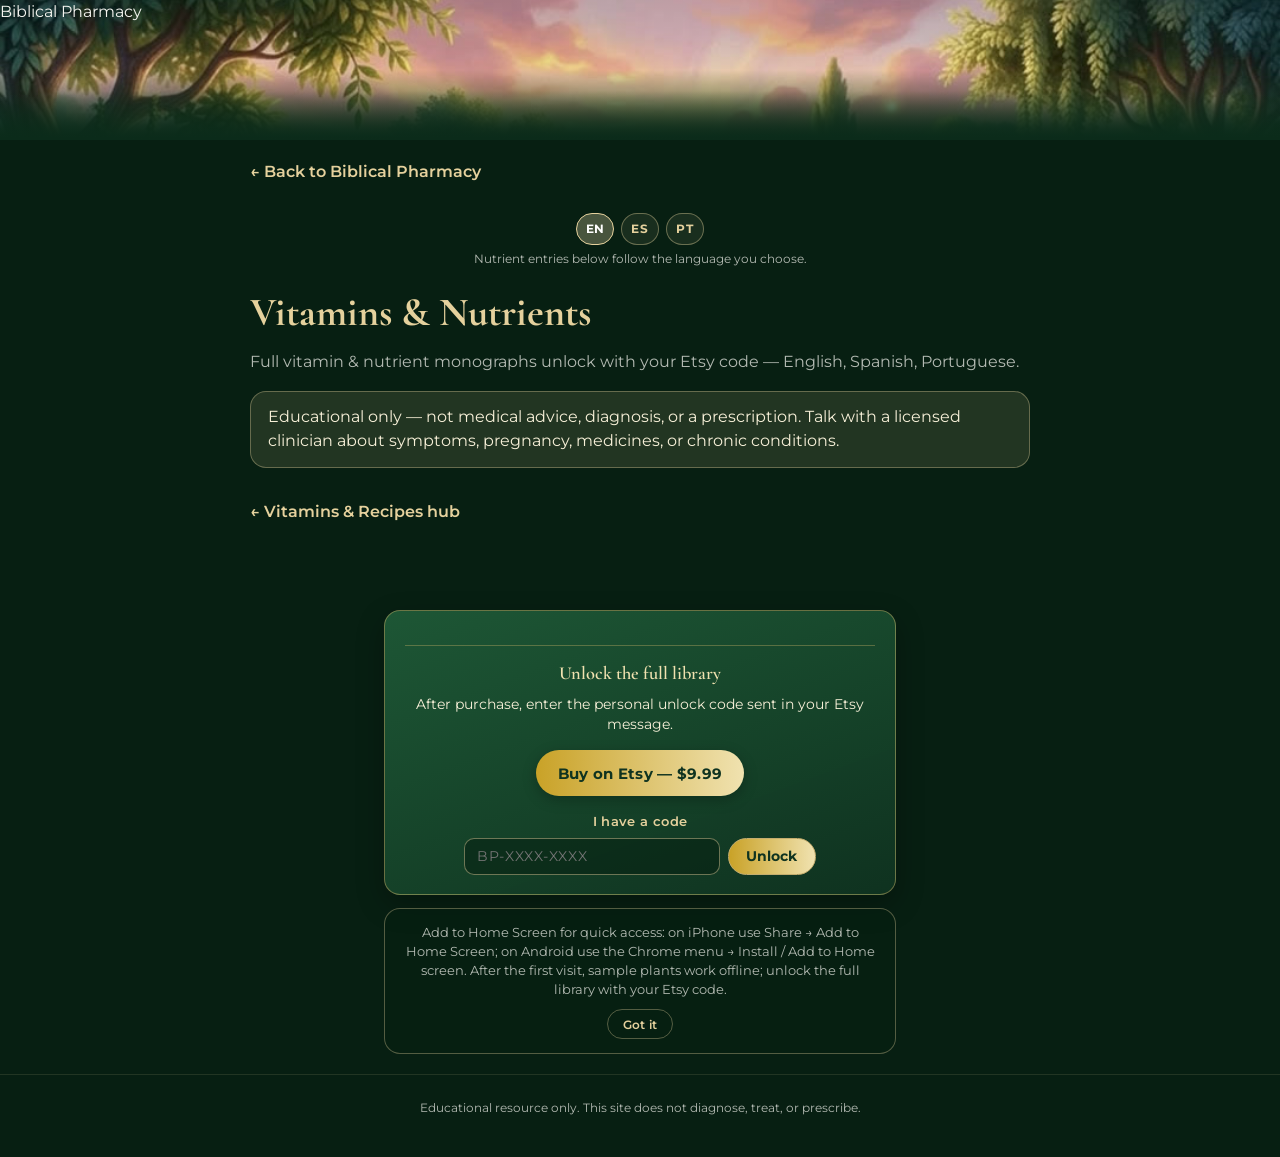
<file: vitamins.html>
<!DOCTYPE html>
<html lang="en">
<head>
  <meta charset="UTF-8" />
  <meta name="viewport" content="width=device-width, initial-scale=1" />
  <meta name="theme-color" content="#1a3d2e" />
  <link rel="manifest" href="manifest.webmanifest" />
  <link rel="apple-touch-icon" href="icons/apple-touch-icon.png" />
  <meta name="description" content="Biblical Pharmacy — vitamins and nutrients. Educational only." />
  <title>Vitamins & Nutrients — Biblical Pharmacy</title>
  <link rel="preconnect" href="https://fonts.googleapis.com" />
  <link rel="preconnect" href="https://fonts.gstatic.com" crossorigin />
  <link href="https://fonts.googleapis.com/css2?family=Cormorant+Garamond:ital,wght@0,500;0,600;0,700;1,500&family=Montserrat:ital,wght@0,300;0,400;0,600;0,700;1,300&display=swap" rel="stylesheet" />
  <link rel="stylesheet" href="styles.css?v=20260927codes" />
  <style>
    .ref-page { max-width: 820px; margin: 0 auto; padding: 1.25rem 1.25rem 3rem; }
    .ref-page h1 { font-family: var(--serif); color: var(--gold); font-size: clamp(1.9rem, 4.5vw, 2.5rem); margin: 0 0 .4rem; }
    .ref-lead { color: var(--muted); line-height: 1.55; margin-bottom: 1rem; }
    .ref-note { background: rgba(229,209,157,.12); border: 1px solid rgba(229,209,157,.35); border-radius: var(--radius); padding: .85rem 1.05rem; color: var(--cream); margin-bottom: 1.25rem; line-height: 1.5; }
    .ref-note strong { color: var(--gold-bright); }
    .ref-back { display: inline-block; color: var(--gold); text-decoration: none; font-weight: 600; margin-bottom: 1rem; }
    .ref-back:hover { color: var(--gold-bright); text-decoration: underline; }
    .ref-toc { display: flex; flex-wrap: wrap; gap: .4rem; margin: 0 0 1.5rem; }
    .ref-toc a { display: inline-block; padding: .35rem .7rem; border-radius: 999px; border: 1px solid rgba(229,209,157,.35); color: var(--gold-bright); text-decoration: none; font-size: .82rem; font-weight: 600; background: rgba(240,226,176,.08); }
    .ref-toc a:hover { background: rgba(240,226,176,.2); color: #fff; }
    details.ref-entry { background: linear-gradient(160deg, #1f5a38 0%, var(--leaf) 40%, #0f3320 100%); border: 1px solid rgba(212,184,106,.35); border-radius: var(--radius); margin: 0 0 .85rem; box-shadow: var(--shadow); overflow: hidden; }
    details.ref-entry[open] { border-color: var(--gold-dim); }
    details.ref-entry > summary { list-style: none; cursor: pointer; padding: 1rem 1.15rem; font-family: var(--serif); color: var(--gold); font-size: 1.25rem; font-weight: 600; display: flex; justify-content: space-between; gap: 1rem; align-items: center; }
    details.ref-entry > summary::-webkit-details-marker { display: none; }
    details.ref-entry > summary::after { content: "+"; color: var(--gold-bright); font-family: var(--sans); font-size: 1.2rem; font-weight: 700; }
    details.ref-entry[open] > summary::after { content: "–"; }
    .entry-body { padding: 0 1.15rem 1.15rem; color: var(--cream); line-height: 1.55; }
    .entry-sub { color: var(--muted); font-style: italic; margin: -.35rem 0 .85rem; font-size: .95rem; }
    .entry-section { margin: 1rem 0; }
    .entry-section h3 { font-family: var(--serif); color: var(--gold-bright); font-size: 1.05rem; margin: 0 0 .45rem; letter-spacing: .03em; }
    .entry-section p { margin: 0 0 .65rem; }
    .entry-section ul { margin: 0 0 .65rem 1.1rem; }
    .entry-section li { margin: .25rem 0; }
    .field { margin: .55rem 0; }
    .field strong { color: var(--gold-bright); }
  
.lang-switch{display:flex;gap:.4rem;justify-content:center;margin:.75rem 0 .35rem}
.lang-btn{min-width:2.4rem;height:2rem;border-radius:999px;border:1px solid rgba(229,209,157,.4);background:rgba(240,226,176,.08);color:var(--gold);font-family:var(--sans);font-size:.78rem;font-weight:700;letter-spacing:.04em;cursor:pointer}
.lang-btn:hover,.lang-btn:focus-visible{background:rgba(240,226,176,.22);color:#fff;outline:none}
.lang-btn.is-active{background:rgba(240,226,176,.28);border-color:var(--gold);color:#fff}
.content-lang-note{text-align:center;color:var(--muted);font-size:.78rem;margin:.25rem auto .85rem;line-height:1.4;max-width:28rem}

  </style>
</head>
<body>
  <header class="hero" role="banner" style="min-height:140px"><span class="visually-hidden">Biblical Pharmacy</span></header>
  <main class="ref-page">
    <a class="ref-back" href="index.html" data-i18n="backHome">← Back to Biblical Pharmacy</a>
          <div class="lang-switch" id="lang-switch" role="group" aria-label="Choose language">
            <button type="button" class="lang-btn is-active" data-lang="en" aria-pressed="true">EN</button>
            <button type="button" class="lang-btn" data-lang="es" aria-pressed="false">ES</button>
            <button type="button" class="lang-btn" data-lang="pt" aria-pressed="false">PT</button>
          </div>
          <p class="content-lang-note" data-i18n="contentNoteVitamins"></p>
    <h1 data-i18n="vitaminsTitle">Vitamins &amp; Nutrients</h1>
    <p class="ref-lead" data-i18n="vitaminsLead">Food-first notes with a creation framing — open any entry for the full educational monograph.</p>
    <p class="ref-note" data-i18n="refNote">Educational only — not medical advice, diagnosis, or a prescription. Talk with a licensed clinician about symptoms, pregnancy, medicines, or chronic conditions.</p>
    <nav class="ref-toc" aria-label="Jump to entries" data-i18n-aria="jumpEntries"><a href="#calcium">Calcium</a><a href="#coenzyme-q10-coq10">Coenzyme Q10 (CoQ10)</a><a href="#fiber">Fiber</a><a href="#glucosamine-and-chondroitin">Glucosamine and Chondroitin</a><a href="#iron">Iron</a><a href="#magnesium">Magnesium</a><a href="#melatonin">Melatonin</a><a href="#omega-3-fatty-acids-fish-oil-ala">Omega-3 Fatty Acids (Fish Oil / ALA)</a><a href="#probiotics">Probiotics</a><a href="#vitamin-b12-cobalamin">Vitamin B12 (Cobalamin)</a><a href="#vitamin-c-ascorbic-acid">Vitamin C (Ascorbic Acid)</a><a href="#vitamin-d">Vitamin D</a><a href="#vitamin-e">Vitamin E</a><a href="#zinc">Zinc</a></nav>
    <details class="ref-entry" id="calcium"><summary>Calcium</summary><div class="entry-body"><p class="entry-sub">Structural mineral of bone &amp; teeth — also a quiet player in muscle, nerve, and clotting pathways</p><div class="field"><strong data-i18n="nameForms">Name / common forms:</strong> Calcium (elemental mineral). Common supplemental salts include calcium carbonate, calcium citrate, calcium phosphate, calcium lactate, and calcium gluconate. Food calcium arrives bound in dairy matrices, fortified plant milks, leafy greens, and bony fish.</div><p>Calcium is the most abundant mineral in the human body. Nearly all of it is stored in bone and teeth; a small circulating fraction participates in muscle contraction, nerve signaling, blood clotting, and hormone release. The body tightly regulates blood calcium—drawing from bone when diet is low—so “feeling fine” does not always equal optimal long-term bone mineral stewardship.</p><p>God formed our frames with mineral strength (Job’s imagery of bones and sinews still invites awe). Stewardship here looks like plate patterns rich in calcium-containing foods, sensible sunlight and vitamin D partnership, weight-bearing movement, and humility about megadose pills that cannot replace a whole lifestyle.</p><section class="entry-section"><h3 data-i18n="foodSources">Food sources</h3><ul><li>Dairy foods: milk, yogurt, cheese (amounts vary by type)</li><li>Fortified plant milks, juices, and some cereals (check labels)</li><li>Canned sardines or salmon with soft edible bones</li><li>Tofu set with calcium salts (check package)</li><li>Leafy greens such as kale, collards, and bok choy (absorption varies; spinach is calcium-rich but higher in oxalates that reduce availability)</li><li>Almonds, sesame/tahini, and some legumes in contributing amounts</li></ul></section><section class="entry-section"><h3 data-i18n="traditionalHist">Traditional / historical notes</h3><ul><li>Before the word “calcium” existed in modern chemistry, cultures prized milk, cheese, bones in broths, and leafy greens for growth and strength folklore.</li><li>Scurvy-era and industrial nutrition science later clarified mineral roles; rickets and osteomalacia histories intertwined vitamin D with calcium absorption teaching.</li><li>No Bible verse names “calcium”; creation framing stays honest—bones and milk belong to ordinary provision, not a forced proof-text.</li></ul></section><section class="entry-section"><h3 data-i18n="modernThemes">Modern research themes (qualitative)</h3><ul><li>Bone health across the lifespan is the central nutrition theme: adequate calcium <strong>with</strong> vitamin D, protein, and activity—not calcium alone as a magic bullet.</li><li>Research explores dietary patterns (dairy and fortified alternatives), supplemental calcium in people who fall short of food intake, and cardiovascular/kidney stone cautions around <strong>high-dose</strong> supplemental use in some contexts.</li><li>Absorption differs by form and by meal (citrate often better absorbed with lower stomach acid than carbonate; carbonate often taken with food).</li><li>Evidence quality and recommendations differ for healthy adults vs. diagnosed osteoporosis under medical care—<strong>do not self-treat bone disease from a blog.</strong></li></ul></section><section class="entry-section"><h3 data-i18n="deficiencyExcess">Deficiency / excess cautions</h3><ul><li><strong>Low intake over time</strong> may contribute to reduced bone mineral accrual or maintenance when other factors align; severe clinical deficiency pictures belong to clinicians, not self-diagnosis.</li><li><strong>Excess supplemental calcium</strong> may cause constipation, digestive upset, or, in high intakes, raise concern for kidney stones in susceptible people and other systemic issues—especially when stacked with many fortified foods plus pills.</li><li>People with hypercalcemia, certain parathyroid disorders, sarcoidosis, or a history of calcium kidney stones need clinician guidance before supplements.</li><li>Calcium can reduce absorption of some medicines (e.g., certain antibiotics, thyroid hormone)—separate timing per pharmacist advice; <strong>do not stop prescribed meds.</strong></li><li>Pregnancy and lactation increase needs—follow prenatal clinical guidance, not DIY megadosing.</li></ul></section><section class="entry-section"><h3 data-i18n="supplementalForms">Typical supplemental forms</h3><ul><li>Calcium carbonate (often inexpensive; usually with meals)</li><li>Calcium citrate (often usable with or without food; useful when stomach acid is lower)</li><li>Combined bone-support formulas (with vitamin D, magnesium, vitamin K—read labels; more ingredients ≠ automatically better)</li><li>Chewables, liquids, and fortified foods as alternatives to large pills</li></ul></section><section class="entry-section"><h3 data-i18n="dosageBallparks">Educational dosage ballparks (not prescriptions)</h3><ul><li><strong>Adult RDA-style ranges (U.S. educational patterns):</strong> often about <strong>1,000 mg/day</strong> elemental calcium for many adults 19–50; about <strong>1,200 mg/day</strong> for women 51+ and men 71+ (food + fortified + supplemental combined toward the total). Exact life-stage tables differ—check current DRI summaries with a clinician or dietitian.</li><li><strong>Upper levels</strong> for supplemental caution exist (commonly discussed adult UL around <strong>2,000–2,500 mg/day</strong> from all sources depending on age)—high stacked intake is not “more blessing.”</li><li>Emphasize <strong>food first</strong>; if using supplements, calculate elemental calcium on the label, split doses (body absorbs limited amounts at once), and ask a clinician before long-term high-dose use.</li></ul></section></div></details>
<details class="ref-entry" id="coenzyme-q10-coq10"><summary>Coenzyme Q10 (CoQ10)</summary><div class="entry-body"><p class="entry-sub">Mitochondrial helper nutrient — fat-soluble antioxidant cofactor made in the body and found in foods</p><div class="field"><strong data-i18n="nameForms">Name / common forms:</strong> Coenzyme Q10; ubiquinone; ubiquinol (reduced form). Sold as softgels, capsules, and occasionally liquids; sometimes paired with fats for absorption.</div><p>CoQ10 is a vitamin-like compound the body synthesizes and also obtains in small amounts from food. It participates in mitochondrial energy transfer (electron transport) and acts as a fat-soluble antioxidant in membranes. Levels may be influenced by age, genetics, certain medicines, and overall health—<strong>none of which turns a softgel into a cure.</strong></p><p>Creation’s cellular “powerhouses” invite gratitude without mysticism. Stewardship means honest labeling, food patterns that support metabolic health, and clinician partnership when medicines that affect CoQ10 pathways are prescribed—<strong>never discontinue those medicines on your own.</strong></p><section class="entry-section"><h3 data-i18n="foodSources">Food sources</h3><ul><li>Organ meats (heart, liver) in traditional diets</li><li>Fatty fish (e.g., sardines, mackerel)</li><li>Muscle meats in smaller amounts</li><li>Some vegetable oils, nuts, and seeds in modest amounts</li><li>Whole foods contribute relatively little compared with typical supplemental milligram doses</li></ul></section><section class="entry-section"><h3 data-i18n="traditionalHist">Traditional / historical notes</h3><ul><li>CoQ10 was characterized in mid-20th-century biochemistry—not an ancient named “herb.”</li><li>Traditional diets that included organ meats unknowingly supplied dietary CoQ10 alongside other nutrients.</li><li>No Scriptural synonym; teach as modern nutritional biochemistry under God’s ordered creation.</li></ul></section><section class="entry-section"><h3 data-i18n="modernThemes">Modern research themes (qualitative)</h3><ul><li>Studied in contexts related to mitochondrial function, statin-associated muscle discomfort folklore/research conversations, heart-failure adjunct research under medical care, and migraine or neurological exploratory themes—results and product quality vary; <strong>none authorize DIY treatment of heart failure or replacing cardiology care.</strong></li><li>Ubiquinol vs. ubiquinone marketing is lively; absorption depends on formulation and fat-containing meals as much as buzzwords.</li><li>Evidence is mixed or condition-specific; quality systematic reviews emphasize caution against overclaiming.</li></ul></section><section class="entry-section"><h3 data-i18n="deficiencyExcess">Deficiency / excess cautions</h3><ul><li>True primary CoQ10 deficiency syndromes are rare genetic disorders managed by specialists—not casual supplement shopping.</li><li>Supplemental CoQ10 is often well tolerated; digestive upset or insomnia-like stimulation in sensitive people can occur.</li><li>May interact with warfarin and related anticoagulants (INR shifts reported in some cases)—<strong>coordinate with the prescribing clinician; do not adjust blood thinners yourself.</strong></li><li>Blood-pressure and diabetes medicine users should inform clinicians (additive effects possible in theory).</li><li>Pregnancy/breastfeeding: insufficient routine safety data for high-dose use—ask before supplementing.</li></ul></section><section class="entry-section"><h3 data-i18n="supplementalForms">Typical supplemental forms</h3><ul><li>Ubiquinone softgels</li><li>Ubiquinol softgels (often marketed for older adults; costlier)</li><li>Oil-based emulsions and powdered capsules (absorption differs)</li><li>Combination “mito support” blends—scrutinize doses and hype</li></ul></section><section class="entry-section"><h3 data-i18n="dosageBallparks">Educational dosage ballparks (not prescriptions)</h3><ul><li><strong>No RDA/AI</strong> established as a required dietary vitamin.</li><li>Supplemental research and commercial labels often fall in rough adult ranges of about <strong>100–300 mg/day</strong>, sometimes divided; some clinical settings use higher amounts <strong>under supervision</strong>.</li><li>Take with a fat-containing meal unless the product instructs otherwise.</li><li>Food-first remains wise; supplements are optional tools, not proof of virtue.</li></ul></section></div></details>
<details class="ref-entry" id="fiber"><summary>Fiber</summary><div class="entry-body"><p class="entry-sub">Indigestible plant carbohydrate — gut transit, stool form, and microbiome fermentation ally</p><div class="field"><strong data-i18n="nameForms">Name / common forms:</strong> Dietary fiber—soluble (e.g., beta-glucans, pectins, some gums, psyllium) and insoluble (e.g., cellulose, many wheat bran particles). Supplemental forms include psyllium husk, methylcellulose, inulin/FOS, wheat dextrin, and mixed plant fibers.</div><p>Fiber is the portion of plant foods not fully digested by human enzymes. Soluble fibers may form gels and are fermented by gut microbes to short-chain fatty acids; insoluble fibers add bulk and aid stool movement. Both belong in a varied plant-forward pattern—beans, whole grains, fruits, vegetables, nuts, and seeds.</p><p>The garden and field (Genesis vocation to cultivate) still feed us with husks, skins, and cell walls we cannot fully break down—yet our microbial neighbors can. That partnership is providence, not a trend. Stewardship means increasing fiber gradually with water, not punishing the gut overnight with megadose powders.</p><section class="entry-section"><h3 data-i18n="foodSources">Food sources</h3><ul><li>Legumes: beans, lentils, chickpeas, split peas</li><li>Whole grains: oats, barley, brown rice, whole wheat, quinoa</li><li>Fruits: berries, apples/pears with skin, citrus, prunes</li><li>Vegetables: broccoli, carrots, leafy greens, artichokes</li><li>Nuts, seeds, and avocados</li><li>Psyllium and other fiber supplements when food falls short (with clinician/dietitian sense)</li></ul></section><section class="entry-section"><h3 data-i18n="traditionalHist">Traditional / historical notes</h3><ul><li>Traditional diets rich in whole grains, pulses, and vegetables supplied fiber long before the word was coined.</li><li>20th-century nutrition science linked refined diets to constipation and broader chronic-disease pattern discussions.</li><li>Biblical agricultural life assumed bran-containing breads and garden produce—teach gratitude, not anachronistic “fiber verses.”</li></ul></section><section class="entry-section"><h3 data-i18n="modernThemes">Modern research themes (qualitative)</h3><ul><li>Regular adequate fiber is associated in population and clinical nutrition research with more regular stools, improved cholesterol patterns for some viscous fibers (e.g., oats, psyllium), steadier post-meal glucose responses in many contexts, and satiety support.</li><li>Microbiome fermentation of certain fibers is an active research field—promising, not magical “detox.”</li><li>Not all fibers act alike; match the tool (e.g., psyllium for stool form vs. inulin which may gas more) to the educational goal—and to tolerance.</li></ul></section><section class="entry-section"><h3 data-i18n="deficiencyExcess">Deficiency / excess cautions</h3><ul><li>Low-fiber patterns commonly contribute to constipation for many people—still rule out medical causes with a clinician when symptoms are new, severe, or accompanied by blood, weight loss, or pain.</li><li><strong>Sudden large increases</strong> cause gas, bloating, and cramping—titrate slowly and drink adequate fluid.</li><li>Fiber supplements can reduce absorption of some medications if taken simultaneously—separate timing.</li><li>People with swallowing disorders, strictures, or certain GI surgeries need individualized advice before bulk fiber.</li><li>Restricted low-fiber diets are sometimes medically prescribed (e.g., acute flares of specific bowel diseases)—<strong>follow the clinician, not a wellness slogan.</strong></li></ul></section><section class="entry-section"><h3 data-i18n="supplementalForms">Typical supplemental forms</h3><ul><li>Psyllium husk powder or capsules</li><li>Methylcellulose and other semi-synthetic fibers</li><li>Inulin, FOS, GOS (prebiotic-leaning; gassier for some)</li><li>Partially hydrolyzed guar gum and mixed blends</li><li>Food concentrates (bran cereals)—watch sugar and portion</li></ul></section><section class="entry-section"><h3 data-i18n="dosageBallparks">Educational dosage ballparks (not prescriptions)</h3><ul><li><strong>Adult AI-style targets (U.S. educational patterns):</strong> roughly <strong>~25 g/day</strong> for many adult women and <strong>~38 g/day</strong> for many adult men (often framed as about <strong>14 g per 1,000 kcal</strong>)—individual needs vary.</li><li>Supplemental psyllium labels often suggest teaspoons mixed in full glasses of water; start low.</li><li>Children, pregnancy, and medical GI conditions need tailored targets—ask a professional.</li><li>Prefer plates over powders when possible.</li></ul></section></div></details>
<details class="ref-entry" id="glucosamine-and-chondroitin"><summary>Glucosamine and Chondroitin</summary><div class="entry-body"><p class="entry-sub">Cartilage-building-block supplements — joint-comfort research partners (not miracle regrowth pills)</p><div class="field"><strong data-i18n="nameForms">Name / common forms:</strong> Glucosamine (often glucosamine sulfate or hydrochloride; sometimes from shellfish chitin, sometimes vegetarian fermented sources) and chondroitin sulfate (often from bovine, porcine, or marine cartilage). Sold separately or combined; occasionally with MSM or botanical joint blends.</div><p>Glucosamine is an amino sugar used in the body as a building block for glycosaminoglycans in cartilage and other connective tissues. Chondroitin sulfate is a major glycosaminoglycan component of cartilage that attracts water and contributes to resilience. Supplemental forms aim to supply these compounds orally—absorption and clinical usefulness remain debated and product-dependent.</p><p>Bones and joints carry us through vocation and worship; caring for them includes healthy weight, muscle strength, movement, and medical care when needed. Supplements may be discussed as adjuncts—not replacements for evaluation of pain, injury, or inflammatory arthritis.</p><section class="entry-section"><h3 data-i18n="foodSources">Food sources</h3><ul><li>Bone broths and cartilaginous cuts supply related compounds traditionally, but amounts are variable and not equivalent to standardized supplement doses</li><li>Shellfish shells are industrial sources for many glucosamine products—not typical plate food</li><li>There is no rich everyday produce source that matches capsule milligram doses</li></ul></section><section class="entry-section"><h3 data-i18n="traditionalHist">Traditional / historical notes</h3><ul><li>Traditional cuisines valued “nose-to-tail” eating (skin, tendons, broths) for strength folklore.</li><li>Modern glucosamine/chondroitin supplements rose in late-20th-century joint-health marketing and research.</li><li>Not biblical nutraceuticals by name—keep creation framing general (body stewardship).</li></ul></section><section class="entry-section"><h3 data-i18n="modernThemes">Modern research themes (qualitative)</h3><ul><li>Human trials and reviews on osteoarthritis symptom relief show <strong>mixed</strong> results: some people and some preparations report modest comfort or function benefits; others show little difference from placebo.</li><li>Guidelines vary by country and organization; many clinicians consider a time-limited trial optional for mild osteoarthritis after discussing expectations.</li><li>Quality, dose, sulfate vs. HCl salts, and combination products differ—heterogeneity complicates headlines.</li><li><strong>Not</strong> established to reverse joint destruction or replace indicated surgery, physical therapy, or disease-modifying care for autoimmune arthritis.</li></ul></section><section class="entry-section"><h3 data-i18n="deficiencyExcess">Deficiency / excess cautions</h3><ul><li>Not classic “deficiency vitamins”; low dietary intake is not diagnosed like scurvy.</li><li>Generally well tolerated; mild digestive upset possible.</li><li><strong>Shellfish allergy:</strong> many glucosamine products derive from shellfish—choose certified vegetarian sources if allergic and verify labeling.</li><li>Chondroitin may have anticoagulant-like theoretical interactions—caution with warfarin and bleeding risk; <strong>ask the clinician; never alter anticoagulants yourself.</strong></li><li>Diabetes: glucosamine has raised theoretical glucose concerns historically; modern data are nuanced—monitor with clinician if relevant.</li><li>Pregnancy/breastfeeding: insufficient data for routine high-dose use—avoid unless advised.</li></ul></section><section class="entry-section"><h3 data-i18n="supplementalForms">Typical supplemental forms</h3><ul><li>Glucosamine sulfate capsules (common in European-style products)</li><li>Glucosamine HCl</li><li>Chondroitin sulfate alone or 2-in-1 formulas</li><li>Veterinary joint products are <strong>not</strong> dosed for humans—do not share pet chews as people medicine</li></ul></section><section class="entry-section"><h3 data-i18n="dosageBallparks">Educational dosage ballparks (not prescriptions)</h3><ul><li><strong>No RDA.</strong></li><li>Studied adult ballparks often cluster near <strong>~1,500 mg/day glucosamine</strong> and <strong>~800–1,200 mg/day chondroitin</strong>, sometimes divided doses—product labels vary.</li><li>Educational practice often suggests reassessing after several weeks to a few months with a clinician if used for osteoarthritis comfort—stop if no meaningful benefit or if adverse effects appear.</li><li>Keep expectations modest; pursue diagnosis for joint swelling, locked joints, or febrile arthritis.</li></ul></section></div></details>
<details class="ref-entry" id="iron"><summary>Iron</summary><div class="entry-body"><p class="entry-sub">Oxygen-carrying mineral of hemoglobin — energy metabolism partner that demands respect for both lack and overload</p><div class="field"><strong data-i18n="nameForms">Name / common forms:</strong> Iron as heme iron (from animal flesh) and non-heme iron (plants and fortified foods). Supplemental salts include ferrous sulfate, ferrous gluconate, ferrous fumarate, polysaccharide iron, and various gentle or slow-release forms; intravenous iron is <strong>prescription-only medical care</strong>.</div><p>Iron is essential for hemoglobin and myoglobin (oxygen transport), and for enzymes in energy metabolism and DNA synthesis. The body recycles iron carefully and absorbs more when stores are low—but it has limited excretion routes, so excess can accumulate dangerously.</p><p>Blood’s life (Leviticus’ solemnity about blood) reminds us that oxygen delivery is sacred trust, not a gym slogan. Iron deficiency and iron overload are <strong>laboratory-diagnosed</strong> conditions. Guessing with high-dose pills can harm.</p><section class="entry-section"><h3 data-i18n="foodSources">Food sources</h3><ul><li><strong>Heme:</strong> beef, lamb, organ meats, poultry dark meat, some fish/shellfish</li><li><strong>Non-heme:</strong> lentils, beans, tofu, pumpkin seeds, cashews, spinach and other greens, molasses, iron-fortified cereals and breads</li><li><strong>Absorption helpers (educational):</strong> vitamin C–rich foods with non-heme iron meals; avoid taking tea/coffee or large calcium doses at the exact same moment if absorption is a clinical concern</li><li>Cast-iron cookware can add small amounts to acidic foods</li></ul></section><section class="entry-section"><h3 data-i18n="traditionalHist">Traditional / historical notes</h3><ul><li>Ancient healers associated weakness and pale appearance with dietary lack long before ferritin tests.</li><li>“Green sickness” and later chlorosis histories in young women intersect food insecurity and blood loss narratives.</li><li>Biblical agrarian diets included meats and greens without naming elemental iron—teach provision, not chemistry anachronism.</li></ul></section><section class="entry-section"><h3 data-i18n="modernThemes">Modern research themes (qualitative)</h3><ul><li>Iron-deficiency anemia remains a major global nutrition issue—screening and treatment belong to clinicians.</li><li>Research distinguishes absolute deficiency, functional deficiency, and anemia of chronic disease—different approaches.</li><li>Fortification and targeted supplementation programs are public-health tools; individual megadosing without labs is unwise.</li><li>Athletic, menstrual, pregnancy, and GI-bleeding contexts change risk—personalized care matters.</li></ul></section><section class="entry-section"><h3 data-i18n="deficiencyExcess">Deficiency / excess cautions</h3><ul><li><strong>Deficiency symptoms</strong> (fatigue, pallor, restless legs, etc.) overlap many conditions—<strong>test, don’t guess.</strong></li><li><strong>Excess / overload:</strong> accidental pediatric overdose of iron tablets is a classic poisoning emergency; hemochromatosis and repeated unneeded supplements can damage organs.</li><li>Ferrous salts commonly cause nausea, constipation or diarrhea, and dark stools; take as directed to reduce stomach upset.</li><li>Iron reduces absorption of some drugs (levothyroxine, certain antibiotics)—separate timing; <strong>do not stop those meds.</strong></li><li>Men, postmenopausal women, and people with iron-overload genetics generally should <strong>not</strong> routinely take iron without indication.</li><li>Pregnancy needs rise—use prenatal guidance, not random high-dose pharmacy browsing.</li></ul></section><section class="entry-section"><h3 data-i18n="supplementalForms">Typical supplemental forms</h3><ul><li>Ferrous sulfate (common, effective, more GI side effects for some)</li><li>Ferrous gluconate / fumarate</li><li>Polysaccharide iron complexes and carbonyl iron (marketing varies)</li><li>Liquid drops for pediatrics—<strong>keep locked away from children</strong></li><li>IV iron: clinic only</li></ul></section><section class="entry-section"><h3 data-i18n="dosageBallparks">Educational dosage ballparks (not prescriptions)</h3><ul><li><strong>Adult RDA-style (U.S. educational patterns):</strong> about <strong>8 mg/day</strong> for adult men and postmenopausal women; about <strong>18 mg/day</strong> for many premenopausal women; about <strong>27 mg/day</strong> in pregnancy—food + prenatal as directed.</li><li>Treatment doses for diagnosed deficiency are often <strong>higher</strong> and time-limited—<strong>clinician-directed only</strong> (commonly discussed elemental iron schedules exist in medical references; they are not DIY templates here).</li><li>Adult supplemental UL commonly discussed near <strong>45 mg/day</strong> elemental iron from supplements/fortificants unless a clinician prescribes more for treatment.</li><li>Emphasize labs (CBC, ferritin, etc.) before and during therapeutic use.</li></ul></section></div></details>
<details class="ref-entry" id="magnesium"><summary>Magnesium</summary><div class="entry-body"><p class="entry-sub">Cofactor mineral of hundreds of enzyme reactions — muscle, nerve, rhythm, and energy metabolism partner</p><div class="field"><strong data-i18n="nameForms">Name / common forms:</strong> Magnesium (essential mineral). Supplemental forms include magnesium citrate, glycinate (bisglycinate), oxide, chloride, malate, sulfate (Epsom—often bath use), and others. “Elemental magnesium” on labels matters more than tablet weight.</div><p>Magnesium participates in ATP energy chemistry, muscle relaxation/contraction balance, nerve transmission, blood glucose handling, and bone mineral matrix. Much of the body’s magnesium sits in bone and soft tissue; blood levels can stay deceptively normal while total body status is suboptimal—interpretation needs clinical context.</p><p>Creation’s quiet minerals keep nerves and muscles from chaos. Stewardship looks like green vegetables, legumes, nuts, and whole grains—and caution with laxative-dose salts sold as “calm” miracles.</p><section class="entry-section"><h3 data-i18n="foodSources">Food sources</h3><ul><li>Leafy green vegetables (chlorophyll-centered plants)</li><li>Nuts and seeds (pumpkin, almonds, cashews)</li><li>Legumes and whole grains</li><li>Dark chocolate / cocoa in contributing amounts</li><li>Some mineral waters</li><li>Avocado and bananas in modest amounts</li></ul></section><section class="entry-section"><h3 data-i18n="traditionalHist">Traditional / historical notes</h3><ul><li>Epsom salt (magnesium sulfate) baths and folk “drawing” lore are centuries old—external folklore ≠ proof of systemic cure.</li><li>Modern deficiency recognition grew with refined-food diets and GI/alcohol-related losses.</li><li>No forced Bible mineral verse required; green herbs of the field remain fair gratitude language.</li></ul></section><section class="entry-section"><h3 data-i18n="modernThemes">Modern research themes (qualitative)</h3><ul><li>Research themes include migraine prevention adjuncts in some protocols, sleep/muscle comfort folklore with mixed evidence by form and dose, blood-pressure dietary pattern synergy (e.g., magnesium-rich DASH-style eating), and correction of low levels in deficiency states.</li><li>Different salts have different bioavailability and laxative potency (oxide often cheaper and more cathartic; glycinate/citrate often preferred for tolerance in educational comparisons).</li><li>Serum magnesium alone is an imperfect status marker—clinicians integrate history, meds, and sometimes other tests.</li></ul></section><section class="entry-section"><h3 data-i18n="deficiencyExcess">Deficiency / excess cautions</h3><ul><li>Low magnesium risk rises with GI losses, alcohol use disorder, certain diuretics, uncontrolled diabetes, and poor intake—evaluate medically.</li><li><strong>Supplemental excess</strong> commonly causes diarrhea, cramping, and nausea; extreme intake can cause dangerous cardiac/neurologic toxicity—especially if kidneys are impaired.</li><li><strong>Kidney disease:</strong> do not self-supplement magnesium without nephrology guidance.</li><li>Interactions possible with some antibiotics and bisphosphonates (timing separation); caution with neuromuscular medicines—pharmacist check.</li><li>“Calm gummies” plus oxide powders plus laxatives can stack unintentionally.</li></ul></section><section class="entry-section"><h3 data-i18n="supplementalForms">Typical supplemental forms</h3><ul><li>Magnesium glycinate / bisglycinate (often gentler on the gut)</li><li>Magnesium citrate (good absorption; can loosen stools)</li><li>Magnesium oxide (high elemental % but lower absorption; laxative use common)</li><li>Topical lotions and Epsom baths (systemic absorption variable/uncertain—do not assume bath equals oral repletion)</li><li>Multivitamins with modest magnesium amounts</li></ul></section><section class="entry-section"><h3 data-i18n="dosageBallparks">Educational dosage ballparks (not prescriptions)</h3><ul><li><strong>Adult RDA-style (U.S.):</strong> roughly <strong>310–320 mg/day</strong> for many adult women and <strong>400–420 mg/day</strong> for many adult men (food + supplements toward the total).</li><li>Supplemental <strong>UL for pharmacological magnesium</strong> commonly discussed near <strong>350 mg/day elemental from supplements only</strong> (food magnesium not counted the same way in UL framing)—because diarrhea and other effects appear with supplemental excess.</li><li>Deficiency repletion may use different supervised regimens.</li><li>Prefer food patterns; use supplements to fill gaps under guidance when needed.</li></ul></section></div></details>
<details class="ref-entry" id="melatonin"><summary>Melatonin</summary><div class="entry-body"><p class="entry-sub">Darkness hormone of the circadian clock — sleep-timing messenger (not a sedative hammer)</p><div class="field"><strong data-i18n="nameForms">Name / common forms:</strong> Melatonin (N-acetyl-5-methoxytryptamine). Sold as tablets, capsules, liquids, gummies, and sublingual forms; immediate and extended-release. Occurs naturally in tiny amounts in some foods; body synthesizes it from serotonin in the pineal gland.</div><p>Melatonin is a hormone that helps signal biological night to the body’s clocks. Light at night suppresses it; darkness allows rise. Supplemental melatonin provides an exogenous dose far above typical nighttime blood levels from pineal secretion—useful as a timing tool for some people, overused as a nightly knockout candy for others.</p><p>“God made the two great lights” and set times and seasons (Genesis 1; Psalm 104’s ordered night). Honoring sleep includes dark evenings, consistent schedules, and medical care for insomnia—not unlimited gummy megadoses for children without advice.</p><section class="entry-section"><h3 data-i18n="foodSources">Food sources</h3><ul><li>Trace amounts in some fruits (e.g., tart cherries, grapes), nuts, and fermented foods—interesting biochemically, rarely equal to milligram supplements</li><li>Dietary tryptophan-containing proteins support serotonin/melatonin pathways indirectly as part of overall diet—not a precise “dose”</li></ul></section><section class="entry-section"><h3 data-i18n="traditionalHist">Traditional / historical notes</h3><ul><li>Melatonin was identified in the mid-20th century; pineal folklore is older than the molecule’s name.</li><li>Pre-electric cultures experienced stronger dark-night cues—modern light hygiene is partly recovering that pattern.</li><li>Not a biblical named remedy; circadian wisdom fits creation order language without inventing verses.</li></ul></section><section class="entry-section"><h3 data-i18n="modernThemes">Modern research themes (qualitative)</h3><ul><li>Best-supported educational uses often relate to <strong>circadian alignment</strong>: jet lag, delayed sleep phase patterns, and some shift-work contexts—results vary.</li><li>Evidence for chronic primary insomnia is mixed; sleep-therapy approaches (CBT-I) often outrank endless escalation of milligrams.</li><li>Pediatric and adolescent use is common in culture but needs clinician oversight—formulations and purity vary.</li><li>Extended-release vs. immediate-release serve different timing theories.</li></ul></section><section class="entry-section"><h3 data-i18n="deficiencyExcess">Deficiency / excess cautions</h3><ul><li>Not framed like vitamin C deficiency; low evening melatonin can reflect light exposure, age, or shift schedules.</li><li>Side effects may include next-day drowsiness, vivid dreams/nightmares, headache, or mood changes in sensitive people.</li><li>May affect blood pressure, glucose, or seizure thresholds in some contexts—ask if relevant.</li><li>Immunologic and hormonal theoretical concerns appear in specialty discussions (e.g., some autoimmune or reproductive contexts)—clinician judgment.</li><li>Quality control of supplements varies; some products have contained more or less than labeled in published surveys historically.</li><li><strong>Do not combine casually with other sedatives or alcohol.</strong></li><li>Pregnancy/breastfeeding: ask before use.</li><li>Never replace evaluation of sleep apnea, depression, or pain-related insomnia with melatonin alone.</li></ul></section><section class="entry-section"><h3 data-i18n="supplementalForms">Typical supplemental forms</h3><ul><li>Low-dose tablets (0.5–1 mg educational starting conversations)</li><li>Common retail 3–5 mg (often more than physiologic need for timing)</li><li>Extended-release formulations</li><li>Pediatric liquids/gummies—<strong>only with pediatric guidance</strong></li></ul></section><section class="entry-section"><h3 data-i18n="dosageBallparks">Educational dosage ballparks (not prescriptions)</h3><ul><li><strong>No RDA.</strong></li><li>Circadian-research and clinical education often emphasize that <strong>lower doses</strong> (sometimes <strong>0.5–3 mg</strong>) taken at an appropriate clock time may suffice for timing goals; higher retail doses are not automatically better.</li><li>Jet-lag protocols vary by direction of travel—brief, purposeful use differs from months of nightly escalation.</li><li>If sleep problems persist beyond short trials, seek medical/behavioral sleep care rather than stacking milligrams.</li></ul></section></div></details>
<details class="ref-entry" id="omega-3-fatty-acids-fish-oil-ala"><summary>Omega-3 Fatty Acids (Fish Oil / ALA)</summary><div class="entry-body"><p class="entry-sub">Essential fat family — membrane fluidity, signaling, and triglyceride-nutrition research themes</p><div class="field"><strong data-i18n="nameForms">Name / common forms:</strong> Omega-3 polyunsaturated fatty acids—especially EPA (eicosapentaenoic acid) and DHA (docosahexaenoic acid) from marine sources; ALA (alpha-linolenic acid) from plants. Forms include fish oil softgels, triglyceride vs. ethyl-ester concentrates, phospholipid krill oil, algal oil (vegan DHA/EPA), and flax/chia/walnut foods for ALA.</div><p>Omega-3s are essential fats the body cannot make from scratch in needed amounts. ALA from plants converts only <strong>limitedly</strong> to EPA/DHA in humans; direct EPA/DHA from seafood or algal oil more reliably raises those long-chain levels. They incorporate into cell membranes and influence eicosanoid signaling related to inflammation tone—<strong>modulation, not a license to claim curing inflammatory diseases.</strong></p><p>Seas teeming with life (Psalm imagery of the waters) and seed-bearing plants both offer fats. Stewardship includes sustainable fisheries, honest labels (EPA+DHA milligrams—not just “fish oil 1,000 mg”), and medical supervision for high-dose regimens.</p><section class="entry-section"><h3 data-i18n="foodSources">Food sources</h3><ul><li><strong>EPA/DHA:</strong> salmon, sardines, mackerel, herring, anchovies, trout; fish oil; algal oil</li><li><strong>ALA:</strong> flaxseeds and flax oil, chia seeds, walnuts, hemp seeds, canola oil, some leafy greens in small amounts</li><li>Fortified eggs or milks (check labels)</li></ul></section><section class="entry-section"><h3 data-i18n="traditionalHist">Traditional / historical notes</h3><ul><li>Coastal and riverine peoples prized oily fish; inland cultures leaned on seeds and animals with different fat profiles.</li><li>Cod liver oil traditions intertwined vitamins A/D with omega-3s—dose carefully; vitamin A excess is real.</li><li>Biblical fish-eating cultures (Sea of Galilee narratives) support gratitude for fish as food—not a modern EPA assay.</li></ul></section><section class="entry-section"><h3 data-i18n="modernThemes">Modern research themes (qualitative)</h3><ul><li>Strongest established medical use of <strong>high-dose prescription omega-3</strong> relates to <strong>high triglycerides</strong> under clinician care—different from drugstore softgels.</li><li>General heart-health findings for low-to-moderate supplemental EPA/DHA are mixed across eras of trials; food fish patterns remain widely encouraged in dietary guidelines.</li><li>Brain, eye (DHA), pregnancy/early life DHA, and mood research themes exist with varying certainty—avoid absolute claims.</li><li>ALA supports essential-fat status; it is not a full substitute for EPA/DHA if those are specifically desired.</li></ul></section><section class="entry-section"><h3 data-i18n="deficiencyExcess">Deficiency / excess cautions</h3><ul><li>Frank essential-fatty-acid deficiency is uncommon in varied modern diets but possible in highly restricted intake or severe malabsorption.</li><li>Fish oil may cause fishy burps, indigestion, or loose stools.</li><li>Higher intakes can increase bleeding tendency—especially with anticoagulants/antiplatelets or before surgery—<strong>tell clinicians; do not stop prescribed blood thinners.</strong></li><li>Immune-modulating high doses need medical context.</li><li>Contaminant caution historically for some fish (mercury)—prefer low-mercury species and purified oils from reputable brands; pregnancy follows fish-advisory guidance.</li><li>Rancid oils smell/taste off—store cool and dark.</li></ul></section><section class="entry-section"><h3 data-i18n="supplementalForms">Typical supplemental forms</h3><ul><li>Standard fish oil softgels (read <strong>EPA and DHA</strong> line amounts)</li><li>Concentrated EPA-only or EPA+DHA prescription products (medical)</li><li>Algal oil for vegetarians/vegans</li><li>Flax oil for ALA (refrigerate; not a fry oil)</li><li>Cod liver oil (accounts for vitamins A and D too)</li></ul></section><section class="entry-section"><h3 data-i18n="dosageBallparks">Educational dosage ballparks (not prescriptions)</h3><ul><li><strong>ALA AI-style (U.S.):</strong> about <strong>1.1 g/day</strong> for many adult women and <strong>1.6 g/day</strong> for many adult men.</li><li><strong>EPA+DHA:</strong> no single classic RDA; many educational heart-health food discussions land near <strong>~250–500 mg/day combined EPA+DHA</strong> from fish/food for general adults—higher therapeutic targets exist <strong>only under medical supervision</strong> (e.g., multi-gram regimens for triglycerides).</li><li>Pregnancy: follow obstetric guidance on fish and DHA; prenatal products vary.</li><li>Food fish twice weekly is a common guideline pattern when appropriate and low-mercury.</li></ul></section></div></details>
<details class="ref-entry" id="probiotics"><summary>Probiotics</summary><div class="entry-body"><p class="entry-sub">Helpful microbes of food and gut ecology — strain-specific guests, not a universal “reset button”</p><div class="field"><strong data-i18n="nameForms">Name / common forms:</strong> Live microorganisms which, when administered in adequate amounts, may confer a health benefit on the host (FAO/WHO-style definition used educationally). Common genera: <em>Lactobacillus</em>, <em>Lacticaseibacillus</em>, <em>Bifidobacterium</em>, <em>Saccharomyces boulardii</em> (a beneficial yeast), and others. Forms include capsules, powders, fermented foods (yogurt with live cultures, kefir, kimchi, sauerkraut, miso), and some fortified products.</div><p>Probiotics are selected live microbes studied for gut and immune-adjacent effects. They are <strong>not</strong> the same as prebiotics (fibers that feed microbes) or the entire microbiome. Benefits—when present—are often <strong>strain-specific and outcome-specific</strong>. Dead microbes and fermented foods without guaranteed live counts are related but distinct conversations.</p><p>We are stewards of an inner ecology we did not invent. Humility means choosing evidence-aligned strains for defined goals, practicing food safety in home ferments, and seeking medical care for bloody diarrhea, high fever, or severe illness rather than “more CFUs.”</p><section class="entry-section"><h3 data-i18n="foodSources">Food sources</h3><ul><li>Yogurt and kefir labeled with live active cultures</li><li>Traditional fermented vegetables (sauerkraut, kimchi) that are unpasteurized/refrigerated when live microbes are desired</li><li>Miso, tempeh, and some traditional fermented beverages (variable live counts)</li><li>Note: pickles from vinegar brines and shelf-stable pasteurized products may lack live probiotics</li></ul></section><section class="entry-section"><h3 data-i18n="traditionalHist">Traditional / historical notes</h3><ul><li>Fermented milk and vegetables appear across cultures as preservation wisdom.</li><li>Metchnikoff-era longevity folklore popularized lactic microbes; modern strain science is far more precise.</li><li>Biblical dairy and garden foods can be appreciated without claiming ancient Israelites swallowed CFU-counted capsules.</li></ul></section><section class="entry-section"><h3 data-i18n="modernThemes">Modern research themes (qualitative)</h3><ul><li>Certain strains have evidence in specific settings: antibiotic-associated diarrhea risk reduction, some infectious diarrhea contexts, pouchitis specialty care, and selected IBS symptom research—<strong>match strain to indication; hype bottles rarely disclose this well.</strong></li><li>“Gut health,” weight, mood, and skin marketing often outrun robust evidence.</li><li>Survivability through stomach acid, dose (CFU), and shelf stability matter as much as the front-label word “probiotic.”</li><li>Postbiotics and next-generation anaerobes are emerging research—still not magic.</li></ul></section><section class="entry-section"><h3 data-i18n="deficiencyExcess">Deficiency / excess cautions</h3><ul><li>Not a classic vitamin deficiency model.</li><li>Generally safe for many healthy people; gas or bloating can occur initially.</li><li><strong>Immunocompromised</strong>, critically ill, or central-line patients: rare invasive infections from probiotic organisms have been reported—<strong>medical supervision only.</strong></li><li><em>Saccharomyces boulardii</em> caution with central catheters and yeast allergy contexts.</li><li>Severe pancreatitis and some hospital settings historically raised concerns for specific products—follow institutional guidance.</li><li>Home ferment fails can grow harmful microbes—sanitation matters.</li><li>Do not use probiotics to delay care for dysentery-like illness, C. diff without medical plans, or infant illness.</li></ul></section><section class="entry-section"><h3 data-i18n="supplementalForms">Typical supplemental forms</h3><ul><li>Refrigerated multi-strain capsules</li><li>Shelf-stable spore formers (different biology—read evidence for that spore)</li><li><em>S. boulardii</em> packets</li><li>Synbiotic products (probiotic + prebiotic fiber)—watch FODMAP sensitivity</li><li>Food-first yogurt/kefir patterns</li></ul></section><section class="entry-section"><h3 data-i18n="dosageBallparks">Educational dosage ballparks (not prescriptions)</h3><ul><li><strong>No RDA/CFU universal requirement.</strong></li><li>Studied adult doses often range from roughly <strong>1–10+ billion CFU/day</strong> depending on strain and outcome; some protocols use higher amounts short-term—<strong>label and clinician beat generic numbers.</strong></li><li>For antibiotic-era educational use, separate timing from the antibiotic dose when advised, and continue only as directed.</li><li>Choose products listing genus, species, strain ID, CFU at end of shelf life, and storage conditions.</li></ul></section></div></details>
<details class="ref-entry" id="vitamin-b12-cobalamin"><summary>Vitamin B12 (Cobalamin)</summary><div class="entry-body"><p class="entry-sub">Nerve-sheath &amp; blood-forming vitamin — methylation cofactor that vegetarians and older adults must take seriously</p><div class="field"><strong data-i18n="nameForms">Name / common forms:</strong> Vitamin B12; cobalamin. Supplemental forms include cyanocobalamin, methylcobalamin, adenosylcobalamin, and hydroxocobalamin (the last also used as injections medically). Found in animal-source foods and fortified plant foods; intrinsic factor in the stomach is required for efficient ileal absorption of food-bound B12.</div><p>B12 is a cobalt-containing vitamin essential for red blood cell formation, DNA synthesis, and myelin/nerve health via one-carbon metabolism (partnered with folate). The liver stores years of B12 for many people—so deficiency can be slow and stealthy, then neurologic.</p><p>Blood and nerve stewardship is body-as-temple care. Plant-only eaters need reliable fortified foods or supplements; older adults and those with absorption disease need labs and sometimes injections—<strong>pills do not always fix pernicious anemia without a plan.</strong></p><section class="entry-section"><h3 data-i18n="foodSources">Food sources</h3><ul><li>Meat, poultry, fish, eggs, and dairy</li><li>Fortified nutritional yeasts, plant milks, and breakfast cereals (verify labels)</li><li>Some fermented foods claim B12 analogs—<strong>do not rely on unverified tempeh/algae myths</strong>; use fortified foods or supplements if vegan</li><li>Clams and liver are especially rich traditionally</li></ul></section><section class="entry-section"><h3 data-i18n="traditionalHist">Traditional / historical notes</h3><ul><li>Pernicious anemia’s deadly history preceded B12’s isolation; liver diets and later injections transformed outcomes.</li><li>Traditional omnivorous and dairy-inclusive diets supplied B12 unknowingly.</li><li>No biblical “B12”; clean/unclean food laws are theological categories, not cobalamin assays.</li></ul></section><section class="entry-section"><h3 data-i18n="modernThemes">Modern research themes (qualitative)</h3><ul><li>Clear role in preventing/treating B12-deficiency anemia and neurologic complications when deficiency is real.</li><li>Research on cognitive aging, homocysteine, and vegan nutrition underscores monitoring.</li><li>Absorption issues (pernicious anemia, gastritis, bariatric surgery, metformin long-term use conversations) matter as much as diet.</li><li>Serum B12, methylmalonic acid, and clinical signs guide care—interpret with professionals.</li></ul></section><section class="entry-section"><h3 data-i18n="deficiencyExcess">Deficiency / excess cautions</h3><ul><li>Deficiency may cause fatigue, glossitis, paresthesias, balance problems, and cognitive changes—<strong>urgent evaluation for neurologic symptoms.</strong></li><li>High folic acid can mask anemia while neurologic damage progresses—balanced assessment required.</li><li>Excess B12 from supplements is usually excreted in people with intact renal handling; acne-like rashes reported anecdotally with high doses in some people.</li><li>Injections are medical procedures; self-inject only if prescribed and trained.</li><li>Nitrous oxide abuse can precipitate acute B12-related neurologic injury—medical emergency education, not wellness tip.</li></ul></section><section class="entry-section"><h3 data-i18n="supplementalForms">Typical supplemental forms</h3><ul><li>Oral cyanocobalamin tablets (stable, common)</li><li>Methylcobalamin (popular in some markets)</li><li>Sublingual lozenges (marketing exceeds unique magic for many people—absorption still partly swallowed)</li><li>Nasal gels and prescriptions</li><li>Intramuscular hydroxocobalamin/cyanocobalamin per clinician</li></ul></section><section class="entry-section"><h3 data-i18n="dosageBallparks">Educational dosage ballparks (not prescriptions)</h3><ul><li><strong>Adult RDA-style:</strong> about <strong>2.4 mcg/day</strong>; higher in pregnancy/lactation life-stage tables.</li><li>Supplemental vegan maintenance often uses <strong>higher labeled mcg</strong> (e.g., hundreds of mcg) because absorption of crystalline B12 is partial—follow dietitian/clinician vegan protocols.</li><li>Deficiency treatment uses <strong>much higher</strong> oral or injectable regimens <strong>medically supervised</strong>.</li><li>Older adults: many guidelines encourage reliable fortified foods or supplements because stomach acid/IF decline is common—individualize with labs.</li></ul></section></div></details>
<details class="ref-entry" id="vitamin-c-ascorbic-acid"><summary>Vitamin C (Ascorbic Acid)</summary><div class="entry-body"><p class="entry-sub">Collagen-forming antioxidant vitamin — classic scurvy-preventer that still thrives on produce plates</p><div class="field"><strong data-i18n="nameForms">Name / common forms:</strong> Vitamin C; ascorbic acid; mineral ascorbates (sodium/calcium ascorbate); timed-release; liposomal marketing forms; ester-C-type products. Abundant in many fruits and vegetables.</div><p>Vitamin C is a water-soluble essential vitamin humans cannot synthesize. It is required for collagen cross-linking (hence scurvy’s bleeding gums and poor wound healing when absent), enhances non-heme iron absorption, and participates in antioxidant recycling networks. Excess is usually urinated out—until bowel tolerance or oxalate/stone concerns appear at high supplemental loads.</p><p>Citrus, rose hips, peppers, and leafy greens display the Creator’s colorful pharmacy of food. Sailors learned scurvy the hard way; we honor that history by eating fruit—not by claiming gram-dose cures for every viral season.</p><section class="entry-section"><h3 data-i18n="foodSources">Food sources</h3><ul><li>Citrus fruits, kiwi, strawberries, guava</li><li>Bell peppers, broccoli, Brussels sprouts, tomatoes</li><li>Potatoes (modest but historically meaningful)</li><li>Cantaloupe and papaya</li><li>Fresh better than long-boiled for preserving vitamin C</li></ul></section><section class="entry-section"><h3 data-i18n="traditionalHist">Traditional / historical notes</h3><ul><li>Scurvy on long voyages shaped naval history; citrus and other fresh plant foods were protective long before ascorbic acid was crystallized.</li><li>Folk use of rose hips, pine needle teas, and acerola belongs to vitamin C–rich plant tradition.</li><li>Biblical fruits (pomegranates, grapes, etc.) contribute variously; do not invent a “Leviticus ascorbic acid” citation.</li></ul></section><section class="entry-section"><h3 data-i18n="modernThemes">Modern research themes (qualitative)</h3><ul><li>Preventing/treating scurvy is unequivocal when deficiency exists.</li><li>Common-cold research suggests possible modest effects on duration in some regular users—<strong>not</strong> reliable prevention for the general population at megadoses, and not a substitute for vaccination or rest/medical care when needed.</li><li>IV high-dose vitamin C is a separate medical research topic—<strong>not</strong> a DIY protocol.</li><li>Iron-absorption enhancement with meals is practical nutrition education.</li><li>Antioxidant supplement trials in mixed populations have been complex—food sources remain the safest default.</li></ul></section><section class="entry-section"><h3 data-i18n="deficiencyExcess">Deficiency / excess cautions</h3><ul><li>Frank scurvy is uncommon in varied diets but appears in severe food insecurity, alcoholism, or highly restricted eating—needs medical care.</li><li>High oral doses cause diarrhea, nausea, and cramping (bowel tolerance).</li><li>Kidney stone risk conversations intensify for some people (oxalate) at high supplemental intakes—personalize.</li><li>G6PD deficiency: very high IV doses have hemolysis risk in medical literature—clinic context.</li><li>Chewable acids may erode tooth enamel—rinse mouth.</li><li>Abrupt cessation after prolonged megadoses has rare rebound scurvy anecdotes—taper under advice if relevant.</li><li><strong>Does not replace cancer treatment</strong> or antibiotics.</li></ul></section><section class="entry-section"><h3 data-i18n="supplementalForms">Typical supplemental forms</h3><ul><li>Ascorbic acid tablets/powders</li><li>Buffered ascorbates for sensitive stomachs</li><li>Multivitamins with 45–90+ mg</li><li>Emergent “packet” megadoses—watch total daily load and sugar</li></ul></section><section class="entry-section"><h3 data-i18n="dosageBallparks">Educational dosage ballparks (not prescriptions)</h3><ul><li><strong>Adult RDA-style:</strong> about <strong>75 mg/day</strong> for many women and <strong>90 mg/day</strong> for many men; <strong>+35 mg</strong> commonly suggested for smokers in U.S. tables.</li><li>Pregnancy/lactation life-stage RDAs are higher—use prenatal tables.</li><li>Adult UL commonly discussed near <strong>2,000 mg/day</strong> from supplements; many people do well far below that from food.</li><li>Food-first easily meets RDA for most who eat daily produce.</li></ul></section></div></details>
<details class="ref-entry" id="vitamin-d"><summary>Vitamin D</summary><div class="entry-body"><p class="entry-sub">Sunshine sterol hormone-precursor — calcium absorption partner for bone, with wider receptor research ongoing</p><div class="field"><strong data-i18n="nameForms">Name / common forms:</strong> Vitamin D2 (ergocalciferol) and vitamin D3 (cholecalciferol). Comes from sun-exposed skin synthesis, fatty fish, egg yolks, fortified milk/plant milks/cereals, and supplements (capsules, drops, prescriptions). 25-hydroxyvitamin D blood tests guide clinical status conversations.</div><p>Vitamin D is activated in liver and kidney to a hormone-like form that regulates calcium and phosphate balance and bone mineralization. Many tissues have vitamin D receptors—research explores immune and other roles, but <strong>bone/mineral physiology remains the clearest educational core.</strong> Status depends on latitude, skin coverage, season, age, body composition, and intake.</p><p>Light and seasons are God’s ordering gifts. Wisdom includes outdoor time when appropriate, sensible skin cancer caution, fortified foods, and lab-guided repletion—not untested bottle chasing or tanning-bed theology.</p><section class="entry-section"><h3 data-i18n="foodSources">Food sources</h3><ul><li>Fortified dairy and plant milks</li><li>Fatty fish (salmon, sardines, mackerel)</li><li>Egg yolks</li><li>Fortified cereals and some mushrooms (UV-treated mushrooms can provide D2)</li><li>Cod liver oil (also vitamins A &amp; D—don’t double-megadose blindly)</li></ul></section><section class="entry-section"><h3 data-i18n="traditionalHist">Traditional / historical notes</h3><ul><li>Rickets in industrializing cities with indoor child labor and pollution shaped early vitamin D science; cod liver oil and later fortification changed pediatric bone health.</li><li>Sunlight as medicine folklore is ancient; skin cancer risk knowledge is modern balance.</li><li>No verse says “take 2,000 IU”; Malachi’s sun of righteousness is theological, not a dosing chart.</li></ul></section><section class="entry-section"><h3 data-i18n="modernThemes">Modern research themes (qualitative)</h3><ul><li>Preventing/treating vitamin D deficiency osteomalacia/rickets is foundational.</li><li>Fall/fracture and osteoporosis care integrate vitamin D with calcium, protein, and strength—under clinical guidelines.</li><li>Immune, mood, and chronic-disease association studies are numerous; causation and ideal targets remain debated beyond correcting clear deficiency.</li><li>Megadose intermittent regimens exist in clinics—<strong>not</strong> casual Instagram protocols.</li></ul></section><section class="entry-section"><h3 data-i18n="deficiencyExcess">Deficiency / excess cautions</h3><ul><li>Deficiency risk: limited sun, darker skin at high latitudes, exclusive covering, malabsorption, obesity, elderly, some medicines—test when indicated.</li><li><strong>Toxicity</strong> is almost always from excessive supplements, not sun: high calcium in blood/urine, kidney injury, confusion—serious medical issues.</li><li>People with granulomatous disease or some lymphomas can over-activate vitamin D—specialist care.</li><li>Thiazides, digoxin, and high calcium intakes need coordination when supplementing.</li><li>Pregnancy: follow obstetric lab guidance; avoid megadoses unless prescribed.</li></ul></section><section class="entry-section"><h3 data-i18n="supplementalForms">Typical supplemental forms</h3><ul><li>D3 softgels and drops (common)</li><li>D2 prescriptions historically for some deficiency protocols</li><li>Calcium+D combinations</li><li>Multivitamins with 400–1,000 IU typical ranges</li></ul></section><section class="entry-section"><h3 data-i18n="dosageBallparks">Educational dosage ballparks (not prescriptions)</h3><ul><li><strong>Adult RDA-style (U.S.):</strong> about <strong>600 IU (15 mcg)/day</strong> for many adults through age 70; about <strong>800 IU (20 mcg)/day</strong> for 71+.</li><li>Many clinicians individualize using <strong>25(OH)D labs</strong>; supplemental maintenance often falls in hundreds to low thousands of IU—<strong>lab and clinician beat generic targets.</strong></li><li>Adult UL commonly discussed near <strong>4,000 IU/day</strong> unless a clinician directs higher short-term repletion.</li><li>Sun exposure is not a precise “dose” and must balance burn/skin-cancer risk.</li></ul></section></div></details>
<details class="ref-entry" id="vitamin-e"><summary>Vitamin E</summary><div class="entry-body"><p class="entry-sub">Fat-soluble antioxidant of membranes — protects polyunsaturated fats in cells (food first; megadose caution)</p><div class="field"><strong data-i18n="nameForms">Name / common forms:</strong> Vitamin E—family of tocopherols and tocotrienols; dietary and most labeled supplements focus on <strong>alpha-tocopherol</strong>. Forms include natural RRR-alpha-tocopherol (sometimes labeled d-alpha) and synthetic all-rac (dl-alpha) with different biopotency; mixed tocopherol products also sold.</div><p>Vitamin E helps protect cell membranes from oxidative damage, working with other antioxidant systems. It travels with fat and lipoproteins. Frank deficiency is rare except in fat-malabsorption or genetic transport disorders—yet supplemental high-dose alpha-tocopherol has been studied extensively with <strong>mixed safety signals at high doses.</strong></p><p>Seed oils, nuts, and greens carry this gift in food matrices. Stewardship prefers dietary patterns over high-dose single-antioxidant heroics, especially alongside blood thinners.</p><section class="entry-section"><h3 data-i18n="foodSources">Food sources</h3><ul><li>Nuts and seeds (almonds, hazelnuts, sunflower seeds)</li><li>Vegetable oils (sunflower, safflower, wheat germ oil)</li><li>Peanut butter</li><li>Spinach and other greens</li><li>Avocado</li></ul></section><section class="entry-section"><h3 data-i18n="traditionalHist">Traditional / historical notes</h3><ul><li>Isolated in nutrition science in the early 20th century via animal fertility research (historical naming)—human applications refined later.</li><li>Traditional nut-and-seed eating supplied tocopherols without capsules.</li><li>Keep biblical framing to general provision of oily seeds/plants—no forced tocopherol proof-text.</li></ul></section><section class="entry-section"><h3 data-i18n="modernThemes">Modern research themes (qualitative)</h3><ul><li>Correcting true deficiency (e.g., in abetalipoproteinemia or severe cholestasis) is medical nutrition.</li><li>Large prevention trials of high-dose supplemental vitamin E for heart disease or cancer have often been disappointing; some raised bleeding or other risk concerns at high doses in certain groups.</li><li>Topical vitamin E for scars has mixed folk vs. evidence conversations—patch-test; oral ≠ topical.</li><li>Mixed tocopherols/tocotrienols are research-active; marketing often ahead of consensus.</li></ul></section><section class="entry-section"><h3 data-i18n="deficiencyExcess">Deficiency / excess cautions</h3><ul><li>Deficiency: nerve damage, muscle weakness, immune issues in rare clinical settings—needs specialists.</li><li><strong>High-dose supplements</strong> may increase bleeding risk (especially with warfarin, antiplatelets, or before surgery)—<strong>clinician coordination; never self-stop anticoagulants.</strong></li><li>Nausea or diarrhea possible with large doses.</li><li>Smokers and high-dose beta-carotene history remind us antioxidant megadoses are not universally safe—vitamin E has its own dose-caution literature.</li><li>Pregnancy: stay near prenatal levels unless told otherwise.</li></ul></section><section class="entry-section"><h3 data-i18n="supplementalForms">Typical supplemental forms</h3><ul><li>Softgels of alpha-tocopherol (IU or mg labeling—read conversion carefully)</li><li>Mixed tocopherol blends</li><li>Multivitamins with modest RDA-range amounts</li><li>Wheat germ oil as a food-like source</li></ul></section><section class="entry-section"><h3 data-i18n="dosageBallparks">Educational dosage ballparks (not prescriptions)</h3><ul><li><strong>Adult RDA-style:</strong> about <strong>15 mg/day alpha-tocopherol</strong>.</li><li>Adult UL commonly discussed near <strong>1,000 mg/day</strong> (about <strong>1,500 IU natural</strong> or <strong>1,100 IU synthetic</strong>) from supplements—<strong>many educators discourage routine high-dose use</strong> without indication because of bleeding and trial signals.</li><li>Food sources usually cover needs for people eating nuts/seeds/oils.</li><li>IU-to-mg conversions differ for natural vs. synthetic—follow current label rules and clinician math.</li></ul></section></div></details>
<details class="ref-entry" id="zinc"><summary>Zinc</summary><div class="entry-body"><p class="entry-sub">Immune-enzyme &amp; taste/smell mineral — wound-healing cofactor that punishes both scarcity and excess</p><div class="field"><strong data-i18n="nameForms">Name / common forms:</strong> Zinc (essential mineral). Supplemental salts include zinc gluconate, acetate, citrate, picolinate, sulfate, and oxide; also zinc lozenges for cold-season folklore and topical zinc oxide (skin protectant—different use).</div><p>Zinc is a catalytic and structural cofactor in hundreds of proteins, including DNA-binding zinc-finger transcription factors, immune cell function, and enzymes of wound repair. The body has limited zinc storage; intake must be regular. Excess zinc induces copper deficiency and other harms—balance is the lesson.</p><p>Minerals of the earth season our enzymes. Stewardship means oysters and meat for some, beans and seeds with smart preparation for others, and refusing endless mega-lozenges that mute copper and stomach lining.</p><section class="entry-section"><h3 data-i18n="foodSources">Food sources</h3><ul><li>Oysters (notably rich), crab, lobster</li><li>Beef, pork, dark poultry</li><li>Pumpkin seeds, hemp seeds, cashews</li><li>Legumes and whole grains (phytates reduce absorption—soaking/fermenting/leavening helps educationally)</li><li>Fortified cereals</li><li>Dairy contributes some zinc</li></ul></section><section class="entry-section"><h3 data-i18n="traditionalHist">Traditional / historical notes</h3><ul><li>Zinc deficiency dwarfism/hypogonadism syndromes were characterized in 20th-century Middle Eastern nutrition studies with unleavened phytate-rich diets—landmark clinical nutrition history.</li><li>Calamine and zinc oxide skin traditions are older pharmacy craft.</li><li>Biblical references to mining and metals (e.g., Deuteronomy’s earth riches) are not zinc RDA charts—keep humility.</li></ul></section><section class="entry-section"><h3 data-i18n="modernThemes">Modern research themes (qualitative)</h3><ul><li>Preventing/treating deficiency (including some diarrheal-disease public-health protocols in children in specific regions) is evidence-anchored <strong>in those clinical/public-health contexts</strong>—not a universal DIY for every stomach bug at home without guidance.</li><li>Cold-season lozenge research is mixed; timing, salt form (gluconate/acetate often studied), and avoiding olfactory damage from intranasal zinc are key teaching points.</li><li>Age-related macular degeneration AREDS-type formulas use zinc <strong>in specific medical eye protocols</strong>—do not improvise eye disease treatment.</li><li>Immune “boost” marketing exceeds nuanced immunology.</li></ul></section><section class="entry-section"><h3 data-i18n="deficiencyExcess">Deficiency / excess cautions</h3><ul><li>Deficiency: impaired taste/smell, poor wound healing, hair thinning, diarrhea, immune vulnerability—diagnose properly.</li><li><strong>Excess:</strong> nausea, vomiting, abdominal pain; chronic high intake → copper deficiency, anemia, neurologic problems.</li><li>Intranasal zinc linked historically to <strong>permanent loss of smell</strong>—<strong>do not use zinc nose sprays/gels.</strong></li><li>Lozenges can irritate mouth and stomach; follow package limits.</li><li>Antibiotics (quinolones, tetracyclines) and penicillamine interactions—separate timing; pharmacist advice.</li><li>Take apart from high-phytate mega-meals or iron megadoses if absorption is the clinical goal—individualize.</li></ul></section><section class="entry-section"><h3 data-i18n="supplementalForms">Typical supplemental forms</h3><ul><li>Zinc gluconate / citrate / picolinate capsules</li><li>Cold lozenges (acetate/gluconate)</li><li>Multivitamins with ~8–15 mg</li><li>Topical zinc oxide diaper/skin protectants (external)</li><li>Oyster-derived blends—allergy caution</li></ul></section><section class="entry-section"><h3 data-i18n="dosageBallparks">Educational dosage ballparks (not prescriptions)</h3><ul><li><strong>Adult RDA-style:</strong> about <strong>8 mg/day</strong> for many women and <strong>11 mg/day</strong> for many men; higher in pregnancy/lactation tables.</li><li>Adult UL commonly discussed near <strong>40 mg/day</strong> elemental zinc from all sources—easy to exceed with stacked lozenges + multi + fortified foods.</li><li>Short cold-season lozenge protocols on labels still require staying under irritation and UL wisdom; stop if nausea or mouth sores.</li><li>Vegetarian planners may need slightly more dietary zinc or careful supplementation because of phytate—dietitian helpful.</li></ul></section></div></details>
    <p style="margin-top:2rem"><a class="ref-back" href="library.html" data-i18n="hubLink">← Vitamins &amp; Recipes hub</a></p>
  </main>
    <aside class="buy-cta" id="buy-cta" aria-label="Unlock the full library">
</aside>
  <footer class="site-footer"><p data-i18n="footerShort">Educational resource only. This site does not diagnose, treat, or prescribe.</p></footer>

    <script src="i18n.js?v=20260927codes"></script>
    <script src="vitamins-locales.js?v=20260927codes"></script>
    <script src="unlock-codes-data.js?v=20260927codes"></script>
    <script src="unlock.js?v=20260927codes"></script>
    <script src="pwa.js?v=20260927codes"></script>
</body>
</html>
</file>
<file: styles.css>
/* Biblical Pharmacy — mock-matched styles */
:root {
  --forest: #0b2b1a;
  --forest-deep: #071f12;
  --forest-mid: #123d26;
  --gold: #e5d19d;
  --gold-bright: #f0e2b0;
  --gold-dim: #c4ad6e;
  --cream: #f7f0d8;
  --white: #f5f5f0;
  --muted: rgba(245, 245, 240, 0.72);
  --leaf: #1a4a2e;
  --leaf-vein: #2d6b45;
  --wreath: #d4b86a;
  --serif: "Cormorant Garamond", Georgia, "Times New Roman", serif;
  --sans: "Montserrat", "Segoe UI", system-ui, sans-serif;
  --radius: 16px;
  --shadow: 0 12px 40px rgba(0, 0, 0, 0.35);
}

*,
*::before,
*::after {
  box-sizing: border-box;
  margin: 0;
  padding: 0;
}

[hidden] {
  display: none !important;
}

html {
  scroll-behavior: smooth;
}

body {
  font-family: var(--sans);
  background: var(--forest-deep);
  color: var(--white);
  min-height: 100vh;
  line-height: 1.55;
  -webkit-font-smoothing: antialiased;
}

img {
  max-width: 100%;
  display: block;
}

button {
  font-family: inherit;
  cursor: pointer;
  border: none;
  background: none;
  color: inherit;
}

a {
  color: var(--gold);
}

/* ——— Hero ——— */
.hero {
  position: relative;
  min-height: clamp(280px, 48vw, 520px);
  background:
    linear-gradient(
      to bottom,
      rgba(7, 31, 18, 0.15) 0%,
      rgba(7, 31, 18, 0.05) 50%,
      var(--forest) 100%
    ),
    url("hero-garden.jpg") center top / cover no-repeat;
  overflow: hidden;
}

.hero::after {
  content: "";
  position: absolute;
  inset: auto 0 0 0;
  height: 35%;
  background: linear-gradient(to bottom, transparent, var(--forest));
  pointer-events: none;
}

/* ——— Main panel ——— */
.panel {
  position: relative;
  z-index: 1;
  background: var(--forest);
  margin-top: -4rem;
  padding: 2.5rem 1.25rem 4rem;
}

.panel-inner {
  max-width: 1080px;
  margin: 0 auto;
  text-align: center;
}

.brand {
  font-family: var(--serif);
  font-weight: 600;
  font-size: clamp(2.4rem, 7vw, 4.25rem);
  letter-spacing: 0.12em;
  color: var(--gold);
  text-transform: uppercase;
  line-height: 1.05;
  text-shadow: 0 2px 24px rgba(0, 0, 0, 0.35);
  margin-bottom: 1.1rem;
}

.tagline {
  font-size: clamp(0.95rem, 2.2vw, 1.15rem);
  font-weight: 400;
  color: var(--white);
  max-width: 36rem;
  margin: 0 auto 0.35rem;
}

.tagline-accent {
  display: inline-block;
  margin-top: 0.35rem;
  font-size: clamp(0.95rem, 2.2vw, 1.1rem);
  font-weight: 600;
  color: var(--gold-bright);
  text-decoration: underline;
  text-underline-offset: 0.28em;
  text-decoration-thickness: 1.5px;
}

/* Search */
.search-wrap {
  margin: 1.75rem auto 0.5rem;
  max-width: 420px;
  position: relative;
}

.search-wrap input {
  width: 100%;
  padding: 0.75rem 1rem 0.75rem 2.6rem;
  border-radius: 999px;
  border: 1px solid rgba(229, 209, 157, 0.35);
  background: rgba(7, 31, 18, 0.55);
  color: var(--cream);
  font-size: 0.9rem;
  outline: none;
  transition: border-color 0.2s, box-shadow 0.2s;
}

.search-wrap input::placeholder {
  color: rgba(245, 245, 240, 0.45);
}

.search-wrap input:focus {
  border-color: var(--gold);
  box-shadow: 0 0 0 3px rgba(229, 209, 157, 0.15);
}

.search-wrap .search-icon {
  position: absolute;
  left: 1rem;
  top: 50%;
  transform: translateY(-50%);
  opacity: 0.65;
  pointer-events: none;
  font-size: 0.95rem;
}

/* Herb grid */
.herb-grid {
  display: grid;
  grid-template-columns: repeat(4, 1fr);
  gap: 1.5rem 1.25rem;
  margin: 2.5rem 0 2.75rem;
  list-style: none;
}

@media (max-width: 820px) {
  .herb-grid {
    grid-template-columns: repeat(2, 1fr);
    gap: 1.75rem 1rem;
  }
}

@media (max-width: 420px) {
  .herb-grid {
    grid-template-columns: 1fr;
    max-width: 240px;
    margin-left: auto;
    margin-right: auto;
  }
}

.herb-card {
  display: flex;
  flex-direction: column;
  align-items: center;
  gap: 0.55rem;
  padding: 0.5rem;
  border-radius: var(--radius);
  transition: transform 0.25s ease, opacity 0.25s;
  cursor: pointer;
}

.herb-card:hover,
.herb-card:focus-visible {
  transform: translateY(-4px);
  outline: none;
}

.herb-card:focus-visible .wreath {
  box-shadow: 0 0 0 3px var(--forest), 0 0 0 5px var(--gold);
}

.herb-card.is-hidden {
  display: none;
}

/* Gold vine wreath */
.wreath {
  position: relative;
  width: clamp(110px, 18vw, 150px);
  height: clamp(110px, 18vw, 150px);
  border-radius: 50%;
  display: grid;
  place-items: center;
  background:
    radial-gradient(circle at 50% 45%, rgba(229, 209, 157, 0.12), transparent 65%),
    radial-gradient(circle at 50% 50%, #1a3d28 0%, #0e2818 70%);
  box-shadow:
    0 0 0 2px rgba(212, 184, 106, 0.35),
    0 0 24px rgba(212, 184, 106, 0.25),
    inset 0 0 30px rgba(0, 0, 0, 0.35);
}

.wreath::before {
  content: "";
  position: absolute;
  inset: -6px;
  border-radius: 50%;
  background:
    repeating-conic-gradient(
      from 0deg,
      var(--wreath) 0deg 4deg,
      transparent 4deg 14deg
    );
  -webkit-mask: radial-gradient(farthest-side, transparent calc(100% - 10px), #000 calc(100% - 9px));
  mask: radial-gradient(farthest-side, transparent calc(100% - 10px), #000 calc(100% - 9px));
  opacity: 0.85;
  animation: wreath-glow 6s ease-in-out infinite;
}

.wreath::after {
  content: "";
  position: absolute;
  inset: -2px;
  border-radius: 50%;
  border: 1.5px solid rgba(240, 226, 176, 0.55);
  box-shadow: 0 0 12px rgba(229, 209, 157, 0.35);
  pointer-events: none;
}

@keyframes wreath-glow {
  0%,
  100% {
    filter: brightness(1);
  }
  50% {
    filter: brightness(1.25);
  }
}

.wreath-inner {
  position: relative;
  z-index: 1;
  width: 72%;
  height: 72%;
  border-radius: 50%;
  display: grid;
  place-items: center;
  overflow: hidden;
}

.wreath-inner svg {
  width: 78%;
  height: 78%;
}

.herb-name {
  font-family: var(--serif);
  font-size: clamp(1.05rem, 2.2vw, 1.35rem);
  font-weight: 600;
  letter-spacing: 0.08em;
  text-transform: uppercase;
  color: var(--gold);
  margin-top: 0.35rem;
}

.herb-verse {
  font-size: 0.8rem;
  font-weight: 400;
  color: var(--white);
  opacity: 0.9;
}

.herb-benefits {
  font-size: 0.78rem;
  font-style: italic;
  font-weight: 300;
  color: var(--muted);
  max-width: 11rem;
  line-height: 1.35;
  text-align: center;
  display: -webkit-box;
  -webkit-line-clamp: 3;
  -webkit-box-orient: vertical;
  overflow: hidden;
}

/* Leaf CTA */
.cta-leaf {
  position: relative;
  display: inline-flex;
  align-items: center;
  justify-content: center;
  min-width: min(100%, 420px);
  padding: 1.05rem 2.5rem;
  margin: 0.5rem auto 0;
  color: var(--white);
  font-size: clamp(0.72rem, 1.8vw, 0.85rem);
  font-weight: 700;
  letter-spacing: 0.14em;
  text-transform: uppercase;
  background: linear-gradient(160deg, #1f5a38 0%, var(--leaf) 40%, #0f3320 100%);
  border-radius: 50% 50% 50% 50% / 60% 60% 40% 40%;
  box-shadow:
    0 8px 28px rgba(0, 0, 0, 0.35),
    inset 0 1px 0 rgba(255, 255, 255, 0.12);
  transition: transform 0.2s, filter 0.2s;
  isolation: isolate;
  overflow: hidden;
}

.cta-leaf::before {
  /* midrib */
  content: "";
  position: absolute;
  left: 8%;
  right: 8%;
  top: 50%;
  height: 1px;
  background: linear-gradient(
    90deg,
    transparent,
    var(--leaf-vein) 15%,
    rgba(180, 220, 160, 0.45) 50%,
    var(--leaf-vein) 85%,
    transparent
  );
  z-index: -1;
  opacity: 0.7;
}

.cta-leaf::after {
  /* side veins */
  content: "";
  position: absolute;
  inset: 12% 10%;
  background:
    repeating-linear-gradient(
      18deg,
      transparent,
      transparent 14px,
      rgba(45, 107, 69, 0.45) 14px,
      rgba(45, 107, 69, 0.45) 15px
    ),
    repeating-linear-gradient(
      -18deg,
      transparent,
      transparent 14px,
      rgba(45, 107, 69, 0.35) 14px,
      rgba(45, 107, 69, 0.35) 15px
    );
  z-index: -1;
  opacity: 0.55;
  border-radius: inherit;
  -webkit-mask: radial-gradient(ellipse at center, #000 40%, transparent 75%);
  mask: radial-gradient(ellipse at center, #000 40%, transparent 75%);
}

.cta-leaf:hover,
.cta-leaf:focus-visible {
  transform: scale(1.03);
  filter: brightness(1.08);
  outline: none;
}

.cta-leaf[aria-expanded="true"] {
  letter-spacing: 0.1em;
}

/* Full catalog */
.catalog {
  max-width: 1080px;
  margin: 0 auto;
  padding: 0 1.25rem 3rem;
  display: none;
}

.catalog.is-open {
  display: block;
  animation: fade-up 0.45s ease;
}

@keyframes fade-up {
  from {
    opacity: 0;
    transform: translateY(12px);
  }
  to {
    opacity: 1;
    transform: translateY(0);
  }
}

.catalog h2 {
  font-family: var(--serif);
  color: var(--gold);
  text-align: center;
  font-size: clamp(1.6rem, 4vw, 2.2rem);
  letter-spacing: 0.08em;
  text-transform: uppercase;
  margin-bottom: 0.5rem;
}

.catalog-lead {
  text-align: center;
  color: var(--muted);
  font-size: 0.95rem;
  margin-bottom: 2rem;
  max-width: 32rem;
  margin-left: auto;
  margin-right: auto;
}

.catalog-grid {
  display: grid;
  grid-template-columns: repeat(auto-fill, minmax(240px, 1fr));
  gap: 1rem;
  list-style: none;
}

.catalog-card {
  background: var(--forest-mid);
  border: 1px solid rgba(229, 209, 157, 0.18);
  border-radius: 12px;
  padding: 1.15rem 1.1rem;
  text-align: left;
  cursor: pointer;
  transition: border-color 0.2s, transform 0.2s, background 0.2s;
}

.catalog-card:hover,
.catalog-card:focus-visible {
  border-color: var(--gold-dim);
  background: #164830;
  transform: translateY(-2px);
  outline: none;
}

.catalog-card.is-hidden {
  display: none;
}

.catalog-card .emoji {
  font-size: 1.4rem;
  margin-bottom: 0.35rem;
}

.catalog-card h3 {
  font-family: var(--serif);
  color: var(--gold);
  font-size: 1.25rem;
  letter-spacing: 0.04em;
}

.catalog-card .ref {
  font-size: 0.78rem;
  color: var(--muted);
  margin: 0.2rem 0 0.45rem;
}

.catalog-card .ben {
  font-size: 0.85rem;
  font-style: italic;
  color: var(--white);
  opacity: 0.85;
  line-height: 1.4;
  display: -webkit-box;
  -webkit-line-clamp: 3;
  -webkit-box-orient: vertical;
  overflow: hidden;
}


.az-hint {
  text-align: center;
  color: var(--gold);
  font-size: 0.85rem;
  font-weight: 600;
  letter-spacing: 0.06em;
  text-transform: uppercase;
  margin: 1.25rem 0 0.55rem;
}

/* Reference links under catalog lead */
.ref-links {
  display: flex;
  flex-wrap: wrap;
  gap: 0.65rem;
  justify-content: center;
  margin: 1.15rem 0 0.25rem;
}

.ref-link {
  display: inline-block;
  padding: 0.45rem 0.95rem;
  border-radius: 999px;
  border: 1px solid rgba(229, 209, 157, 0.4);
  background: rgba(240, 226, 176, 0.1);
  color: var(--gold-bright);
  text-decoration: none;
  font-size: 0.88rem;
  font-weight: 600;
}

.ref-link:hover,
.ref-link:focus-visible {
  background: rgba(240, 226, 176, 0.22);
  color: #fff;
  outline: none;
}

/* A–Z letter index */
.az-index {
  display: flex;
  flex-wrap: wrap;
  gap: 0.35rem;
  justify-content: center;
  margin: 0 auto 1rem;
  max-width: 42rem;
}

.az-btn {
  min-width: 2rem;
  height: 2rem;
  padding: 0 0.4rem;
  border-radius: 8px;
  border: 1px solid rgba(229, 209, 157, 0.28);
  background: var(--forest-mid);
  color: var(--gold);
  font-family: var(--sans);
  font-size: 0.78rem;
  font-weight: 600;
  cursor: pointer;
  transition: background 0.15s, border-color 0.15s, color 0.15s;
}

.az-btn:hover,
.az-btn:focus-visible {
  border-color: var(--gold-dim);
  background: #164830;
  color: var(--gold-bright);
  outline: none;
}

.az-btn.is-active {
  background: rgba(240, 226, 176, 0.22);
  border-color: var(--gold);
  color: #fff;
}

.az-btn[data-letter="all"] {
  padding: 0 0.7rem;
  min-width: auto;
}

.az-label {
  text-align: center;
  color: var(--muted);
  font-size: 0.88rem;
  margin: 0 0 1rem;
}

/* Modal */
.modal-backdrop {
  position: fixed;
  inset: 0;
  background: rgba(3, 14, 8, 0.72);
  backdrop-filter: blur(4px);
  z-index: 100;
  display: grid;
  place-items: center;
  padding: 1.25rem;
  opacity: 0;
  visibility: hidden;
  transition: opacity 0.25s, visibility 0.25s;
}

.modal-backdrop.is-open {
  opacity: 1;
  visibility: visible;
}

.modal {
  background: linear-gradient(165deg, #154028 0%, var(--forest) 55%, var(--forest-deep) 100%);
  border: 1px solid rgba(229, 209, 157, 0.35);
  border-radius: 18px;
  max-width: 540px;
  width: 100%;
  max-height: min(88vh, 720px);
  overflow-y: auto;
  padding: 1.75rem 1.5rem 1.5rem;
  box-shadow: var(--shadow);
  position: relative;
  transform: translateY(10px) scale(0.98);
  transition: transform 0.25s, max-width 0.2s;
  scrollbar-color: var(--gold-dim) rgba(0, 0, 0, 0.25);
  scrollbar-width: thin;
}

.modal.is-monograph {
  max-width: 720px;
  max-height: min(92vh, 880px);
  padding: 1.85rem 1.7rem 1.6rem;
}

.modal-backdrop.is-open .modal {
  transform: none;
}

.modal-close {
  position: sticky;
  top: 0.35rem;
  float: right;
  z-index: 5;
  width: 2.25rem;
  height: 2.25rem;
  margin: -0.35rem -0.35rem 0 0;
  border-radius: 50%;
  font-size: 1.35rem;
  line-height: 1;
  color: var(--gold);
  background: rgba(7, 31, 18, 0.78);
  border: 1px solid rgba(229, 209, 157, 0.28);
  transition: background 0.15s;
}

.modal-close:hover,
.modal-close:focus-visible {
  background: rgba(229, 209, 157, 0.2);
  outline: none;
}

.modal-badge {
  width: 88px;
  height: 88px;
  margin: 0 auto 1rem;
}

.modal-badge .wreath {
  width: 88px;
  height: 88px;
}

.modal h2 {
  font-family: var(--serif);
  text-align: center;
  color: var(--gold);
  font-size: 2rem;
  letter-spacing: 0.06em;
  text-transform: uppercase;
}

.modal-scientific {
  text-align: center;
  font-size: 0.88rem;
  color: var(--gold-bright);
  margin: 0.35rem auto 0.15rem;
  max-width: 38rem;
  line-height: 1.45;
}

.modal-scientific em {
  font-style: italic;
}

.modal-common {
  text-align: center;
  font-size: 0.78rem;
  color: var(--muted);
  font-style: italic;
  margin: 0.2rem auto 0.15rem;
  max-width: 36rem;
}

.modal .verse-ref {
  text-align: center;
  color: var(--gold-bright);
  font-weight: 600;
  font-size: 0.95rem;
  margin: 0.35rem 0 0.75rem;
}

.modal blockquote {
  font-family: var(--serif);
  font-style: italic;
  font-size: 1.05rem;
  color: var(--cream);
  border-left: 2px solid var(--gold-dim);
  padding-left: 1rem;
  margin: 0 0 1.25rem;
  opacity: 0.95;
}

.modal-subtitle {
  text-align: center;
  font-family: var(--serif);
  font-size: 1.12rem;
  font-style: italic;
  color: var(--gold);
  margin: -0.35rem auto 1.15rem;
  max-width: 34rem;
  line-height: 1.4;
}

.modal-note {
  font-size: 0.86rem;
  color: var(--cream);
  background: rgba(0, 0, 0, 0.22);
  border-left: 2px solid var(--gold-dim);
  padding: 0.7rem 0.85rem;
  border-radius: 0 8px 8px 0;
  margin: 0 0 1.15rem;
  line-height: 1.5;
}

.modal-section {
  margin: 0 0 1.15rem;
  padding-top: 0.85rem;
  border-top: 1px solid rgba(229, 209, 157, 0.16);
}

.modal-section:first-of-type {
  border-top: 0;
  padding-top: 0;
}

.modal h3 {
  font-family: var(--sans);
  font-size: 0.72rem;
  letter-spacing: 0.14em;
  text-transform: uppercase;
  color: var(--gold-dim);
  margin: 1rem 0 0.35rem;
}

.modal-section h3 {
  margin: 0 0 0.5rem;
  color: var(--gold);
  letter-spacing: 0.16em;
}

.modal p {
  font-size: 0.92rem;
  color: var(--white);
  opacity: 0.9;
}

.modal-section p,
.modal-section li {
  font-size: 0.9rem;
  color: var(--white);
  opacity: 0.92;
  line-height: 1.58;
}

.modal-section ul {
  list-style: none;
  margin: 0;
  padding: 0;
}

.modal-section li {
  position: relative;
  padding-left: 1.15rem;
  margin-bottom: 0.65rem;
}

.modal-section li:last-child {
  margin-bottom: 0;
}

.modal-section li::before {
  content: "";
  position: absolute;
  left: 0;
  top: 0.62em;
  width: 6px;
  height: 6px;
  border-radius: 50%;
  background: var(--gold-dim);
  box-shadow: 0 0 0 2px rgba(212, 184, 106, 0.18);
}

.modal-section strong {
  color: var(--gold-bright);
  font-weight: 600;
}

.modal-section em {
  font-style: italic;
  color: var(--cream);
}

.modal-dosage-lead {
  font-size: 0.8rem !important;
  font-style: italic;
  color: var(--muted) !important;
  margin-bottom: 0.55rem;
  opacity: 0.85 !important;
}

.disclaimer {
  margin-top: 1.35rem;
  padding: 0.85rem 1rem;
  background: rgba(0, 0, 0, 0.28);
  border-radius: 10px;
  border: 1px solid rgba(229, 209, 157, 0.2);
  font-size: 0.78rem;
  color: var(--gold-bright);
  line-height: 1.45;
}

.disclaimer strong {
  display: block;
  margin-bottom: 0.25rem;
  letter-spacing: 0.06em;
  font-size: 0.7rem;
  text-transform: uppercase;
}

/* Footer */
.site-footer {
  text-align: center;
  padding: 1.5rem 1rem 2.5rem;
  font-size: 0.75rem;
  color: var(--muted);
  border-top: 1px solid rgba(229, 209, 157, 0.12);
  background: var(--forest-deep);
}

.site-footer p + p {
  margin-top: 0.4rem;
}

.no-results {
  display: none;
  text-align: center;
  color: var(--muted);
  padding: 1rem;
  font-style: italic;
}

.no-results.is-visible {
  display: block;
}

body.modal-open {
  overflow: hidden;
}


/* Language switcher */
.lang-switch {
  display: flex;
  gap: 0.4rem;
  justify-content: center;
  margin: 0.75rem 0 0.35rem;
}
.lang-btn {
  min-width: 2.4rem;
  height: 2rem;
  border-radius: 999px;
  border: 1px solid rgba(229, 209, 157, 0.4);
  background: rgba(240, 226, 176, 0.08);
  color: var(--gold);
  font-family: var(--sans);
  font-size: 0.78rem;
  font-weight: 700;
  letter-spacing: 0.04em;
  cursor: pointer;
}
.lang-btn:hover,
.lang-btn:focus-visible {
  background: rgba(240, 226, 176, 0.22);
  color: #fff;
  outline: none;
}
.lang-btn.is-active {
  background: rgba(240, 226, 176, 0.28);
  border-color: var(--gold);
  color: #fff;
}
.content-lang-note {
  text-align: center;
  color: var(--muted);
  font-size: 0.78rem;
  margin: 0.25rem 0 0.85rem;
  line-height: 1.4;
  max-width: 28rem;
  margin-left: auto;
  margin-right: auto;
}


/* Paid library CTA */
.buy-cta {
  margin: 1.35rem auto 0.5rem;
  max-width: 32rem;
  padding: 1.1rem 1.25rem 1.15rem;
  text-align: center;
  border-radius: var(--radius, 14px);
  border: 1px solid rgba(212, 184, 106, 0.45);
  background: linear-gradient(160deg, rgba(31, 90, 56, 0.95) 0%, rgba(15, 51, 32, 0.98) 100%);
  box-shadow: 0 10px 28px rgba(0, 0, 0, 0.28);
}
.buy-cta-lead {
  margin: 0 0 0.85rem;
  color: var(--cream, #f5f0e6);
  font-size: 0.92rem;
  line-height: 1.45;
}
.buy-cta-btn {
  display: inline-block;
  padding: 0.7rem 1.35rem;
  border-radius: 999px;
  background: linear-gradient(90deg, #c9a227, #f0e2b0);
  color: #0f3320;
  font-weight: 700;
  font-size: 0.95rem;
  text-decoration: none;
  letter-spacing: 0.02em;
  box-shadow: 0 4px 14px rgba(0, 0, 0, 0.25);
}
.buy-cta-btn:hover,
.buy-cta-btn:focus-visible {
  filter: brightness(1.06);
  outline: 2px solid var(--gold-bright, #f0e2b0);
  outline-offset: 2px;
}
.buy-cta-note {
  margin: 0.65rem 0 0;
  color: var(--muted, #b8c9bc);
  font-size: 0.75rem;
}
.footer-buy-link {
  color: var(--gold-bright, #f0e2b0);
  font-weight: 700;
  text-decoration: none;
}
.footer-buy-link:hover {
  text-decoration: underline;
}


/* PWA install tip */
.pwa-tip {
  max-width: 32rem;
  margin: 0.85rem auto 1.25rem;
  padding: 0.85rem 1rem;
  border-radius: var(--radius, 16px);
  border: 1px solid rgba(229, 209, 157, 0.35);
  background: rgba(7, 31, 18, 0.55);
  color: var(--muted, rgba(245, 245, 240, 0.72));
  font-size: 0.82rem;
  line-height: 1.45;
  text-align: center;
}
.pwa-tip-text {
  margin: 0 0 0.65rem;
}
.pwa-tip-actions {
  display: flex;
  flex-wrap: wrap;
  gap: 0.5rem;
  justify-content: center;
  align-items: center;
}
.pwa-tip-dismiss,
.pwa-install-btn {
  appearance: none;
  border-radius: 999px;
  font-family: var(--sans, system-ui, sans-serif);
  font-size: 0.78rem;
  font-weight: 600;
  letter-spacing: 0.02em;
  cursor: pointer;
  padding: 0.4rem 0.9rem;
}
.pwa-tip-dismiss {
  border: 1px solid rgba(229, 209, 157, 0.35);
  background: transparent;
  color: var(--gold, #e5d19d);
}
.pwa-tip-dismiss:hover,
.pwa-tip-dismiss:focus-visible {
  background: rgba(240, 226, 176, 0.12);
  color: #fff;
  outline: none;
}
.pwa-install-btn {
  border: 1px solid var(--gold-dim, #c4ad6e);
  background: linear-gradient(90deg, #c9a227, #f0e2b0);
  color: #0b2b1a;
}
.pwa-install-btn:hover,
.pwa-install-btn:focus-visible {
  filter: brightness(1.05);
  outline: none;
}
.pwa-install-btn[hidden] {
  display: none !important;
}


/* Sample badge */
.sample-badge {
  text-align: center;
  color: var(--gold-bright, #f0e2b0);
  font-size: 0.85rem;
  font-weight: 700;
  letter-spacing: 0.06em;
  text-transform: uppercase;
  margin: 0.35rem 0 1rem;
}
.sample-badge[hidden] { display: none !important; }

/* Unlock panel (inside buy-cta) */
.unlock-panel {
  margin-top: 1rem;
  padding-top: 0.85rem;
  border-top: 1px solid rgba(212, 184, 106, 0.35);
  text-align: center;
}
.unlock-title {
  margin: 0 0 0.35rem;
  color: var(--gold-bright, #f0e2b0);
  font-family: var(--serif, "Cormorant Garamond", serif);
  font-size: 1.15rem;
  font-weight: 600;
}
.unlock-lead,
.unlock-unlocked-lead {
  margin: 0 0 0.75rem;
  color: var(--cream, #f5f0e6);
  font-size: 0.88rem;
  line-height: 1.45;
}
.unlock-actions { margin-bottom: 0.75rem; }
.unlock-buy { margin: 0.25rem 0; }
.unlock-label {
  display: block;
  margin: 0.5rem 0 0.35rem;
  color: var(--gold, #e5d19d);
  font-size: 0.8rem;
  font-weight: 600;
  letter-spacing: 0.03em;
}
.unlock-redeem-row {
  display: flex;
  flex-wrap: wrap;
  gap: 0.45rem;
  justify-content: center;
  align-items: center;
}
.unlock-input {
  min-width: 11rem;
  flex: 1 1 10rem;
  max-width: 16rem;
  padding: 0.55rem 0.75rem;
  border-radius: 10px;
  border: 1px solid rgba(229, 209, 157, 0.45);
  background: rgba(7, 31, 18, 0.55);
  color: var(--cream, #f5f0e6);
  font-family: var(--sans, system-ui, sans-serif);
  font-size: 0.9rem;
  letter-spacing: 0.04em;
  text-transform: uppercase;
}
.unlock-input:focus {
  outline: 2px solid var(--gold-bright, #f0e2b0);
  outline-offset: 1px;
}
.unlock-redeem-btn {
  appearance: none;
  border: 1px solid var(--gold-dim, #c4ad6e);
  border-radius: 999px;
  padding: 0.55rem 1.1rem;
  background: linear-gradient(90deg, #c9a227, #f0e2b0);
  color: #0f3320;
  font-weight: 700;
  font-size: 0.88rem;
  cursor: pointer;
  font-family: var(--sans, system-ui, sans-serif);
}
.unlock-redeem-btn:hover,
.unlock-redeem-btn:focus-visible {
  filter: brightness(1.05);
  outline: none;
}
.unlock-redeem-btn:disabled {
  opacity: 0.65;
  cursor: wait;
}
.unlock-msg {
  margin: 0.55rem 0 0;
  font-size: 0.82rem;
  line-height: 1.4;
}
.unlock-msg.is-ok { color: #b7e4c0; }
.unlock-msg.is-err { color: #f5c2c2; }
.unlock-badge {
  display: inline-block;
  margin: 0 0 0.55rem;
  padding: 0.35rem 0.85rem;
  border-radius: 999px;
  border: 1px solid rgba(212, 184, 106, 0.55);
  background: rgba(240, 226, 176, 0.16);
  color: var(--gold-bright, #f0e2b0);
  font-size: 0.82rem;
  font-weight: 700;
  letter-spacing: 0.04em;
  text-transform: uppercase;
}
.unlock-etsy-dl {
  display: inline-block;
  color: var(--gold-bright, #f0e2b0);
  font-weight: 600;
  font-size: 0.88rem;
  text-decoration: underline;
}
.unlock-etsy-dl:hover { color: #fff; }
.bp-ref-paywall { margin: 1.25rem auto; }
html.bp-locked details.ref-entry[hidden],
details.ref-entry[hidden] {
  display: none !important;
}
</file>
